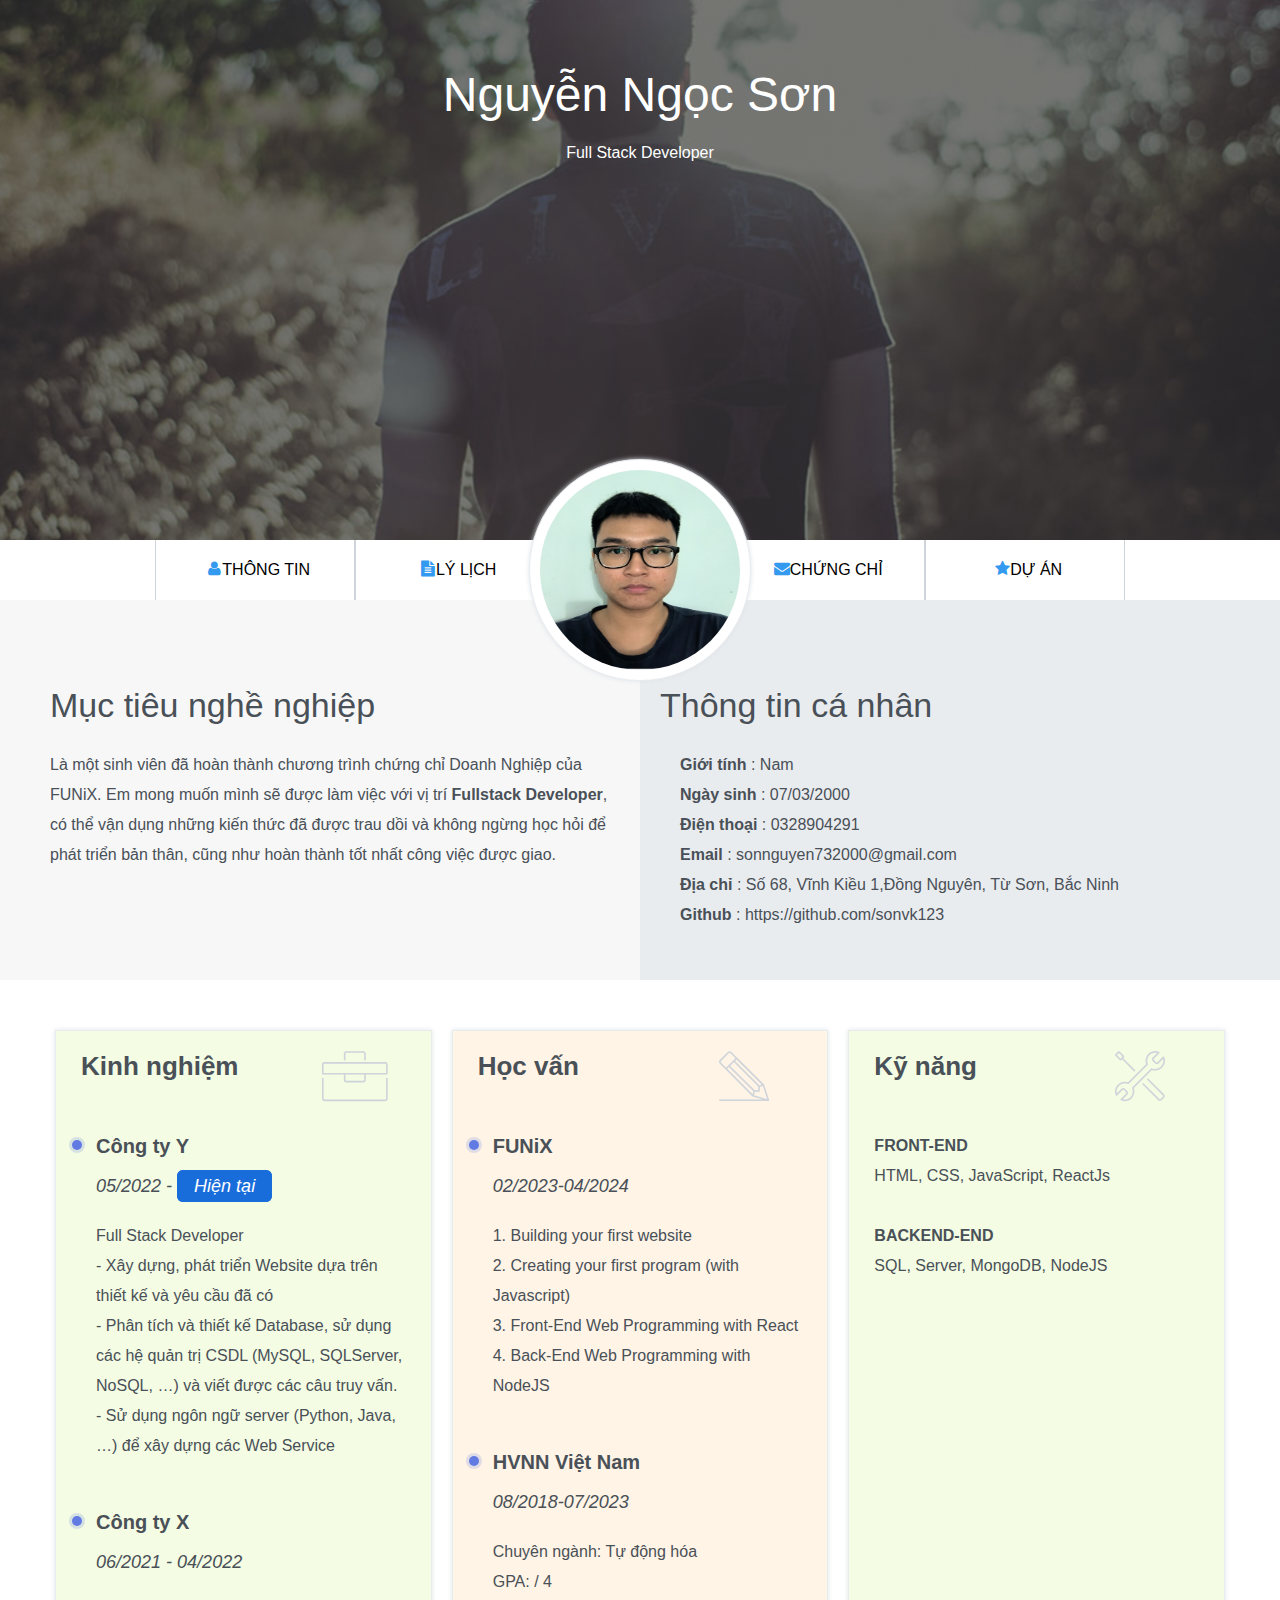
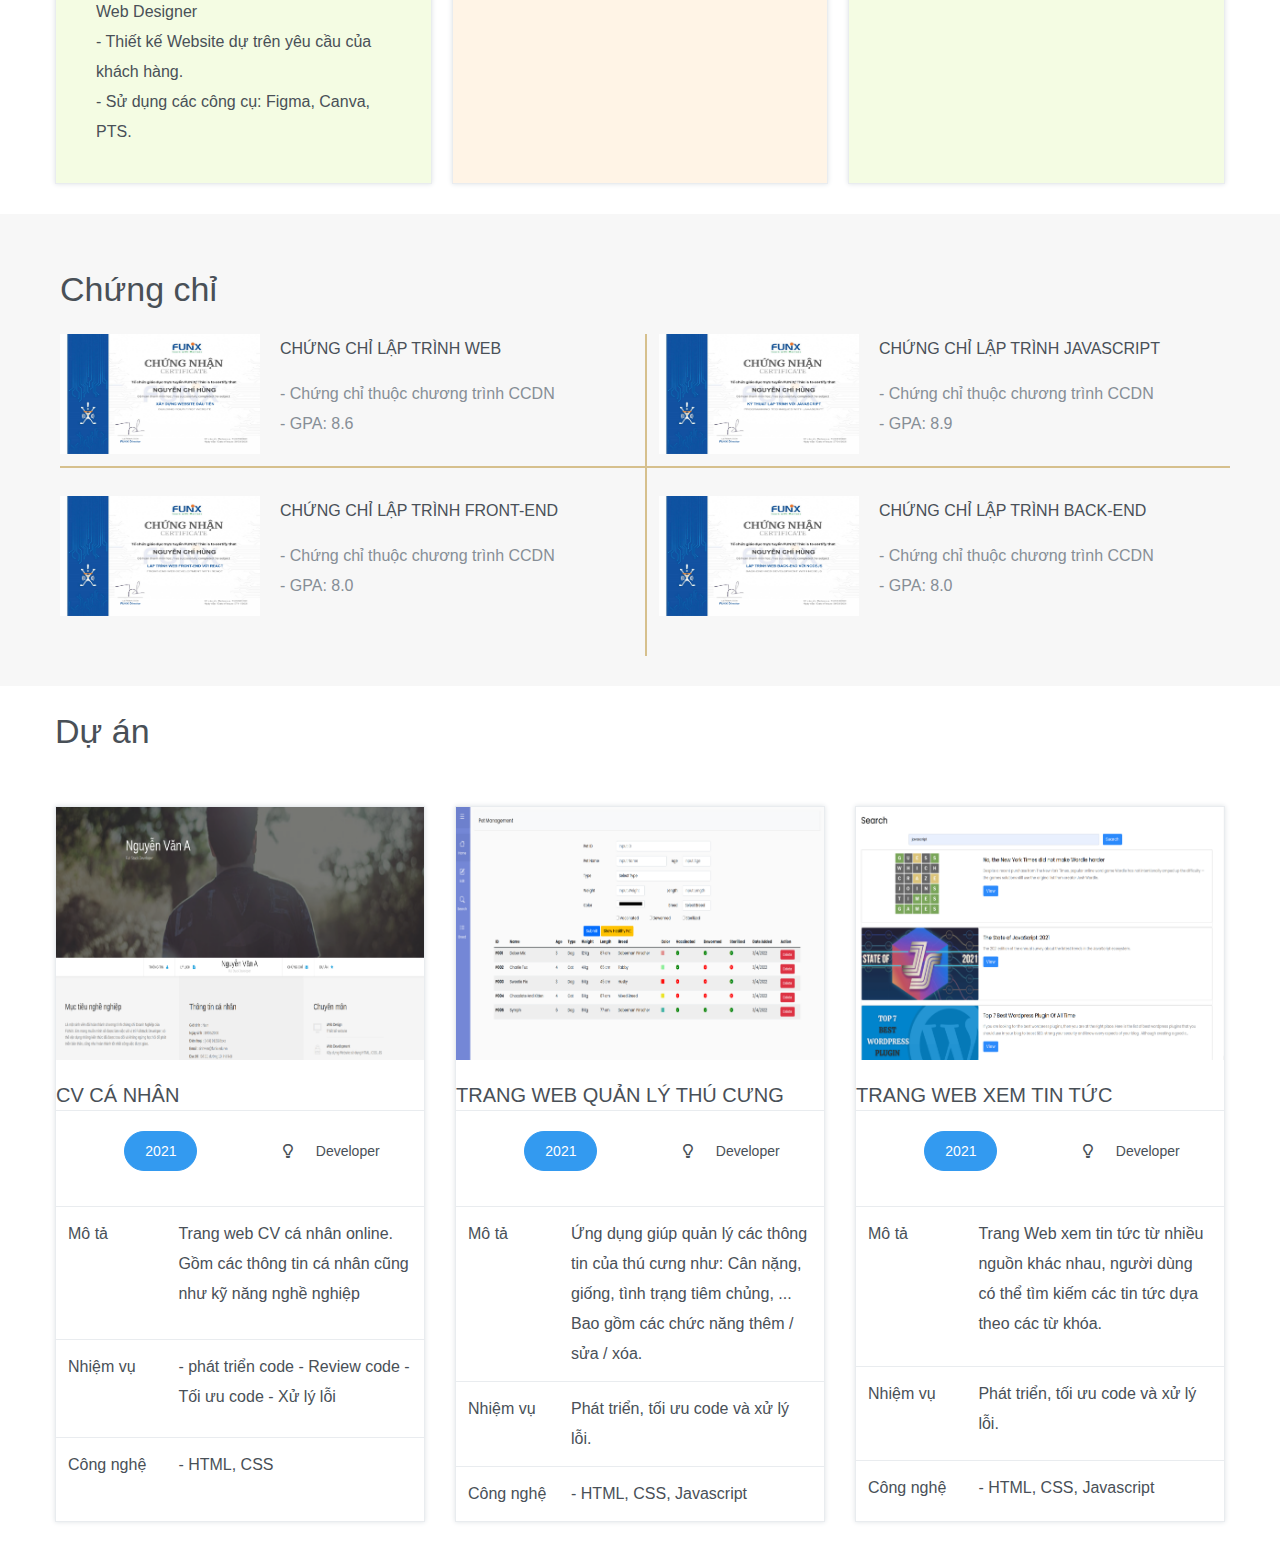
<file: index.html>
<!DOCTYPE html>
<html lang="en">

<head>
  <meta charset="UTF-8" />
  <meta http-equiv="X-UA-Compatible" content="IE=edge" />
  <meta name="viewport" content="width=device-width, initial-scale=1.0" />
  <link rel="stylesheet" href="https://cdn.jsdelivr.net/npm/bootstrap-icons@1.3.0/font/bootstrap-icons.css" />
  <link href="https://cdn.jsdelivr.net/npm/bootstrap@5.0.2/dist/css/bootstrap.min.css" rel="stylesheet"
    integrity="sha384-EVSTQN3/azprG1Anm3QDgpJLIm9Nao0Yz1ztcQTwFspd3yD65VohhpuuCOmLASjC" crossorigin="anonymous">
  <meta name="viewport" content="width=device-width, initial-scale=1.0">
  <link rel="stylesheet" href="./css/font.css" />
  <link rel="stylesheet" href="./css/laptop.css" />
  <link rel="stylesheet" href="./css/tablet.css" />
  <link rel="stylesheet" href="./css/mobile.css" />
  <title>Digital CV</title>
  </head>

<body class="position-relative">
  <div id="banner">
    <div class="banner-text">
      <h1 class="banner-name">Nguyễn Ngọc Sơn</h1>
      <span class="banner-job">Full Stack Developer</span>
    </div>
  </div>
  <!-- Navbar -->
  <section id="nav-bar">
    <nav class="container">
      <div class="user">
        <span class="nav-bar-icon icon-user"></span>
        <a href="#about">THÔNG TIN</a>
        </div>
        <div class="doc-text-inv">
          <span class="nav-bar-icon icon-doc-text-inv"></span>
        <a href="#personal-info">LÝ LỊCH</a>
        </div>
        <div class="mail-alt">
          <span class="nav-bar-icon icon-mail-alt"></span>
          <a href="#certificate">CHỨNG CHỈ</a>
        </div>
        <div class="star-1">
          <span class="nav-bar-icon icon-star-1"></span>
        <a href="#project">DỰ ÁN</a>
        </div>
        <!-- <div>
          <p class="name">Nguyễn Ngọc Sơn</p>
          <p class="job">Full Stack Developer</p>
        </div> -->
      <img class="default-avatar" src="images/default-avatar.png" alt="Ảnh cá nhân" />
      </nav>
      </section>

  <section id="about" class="bg-grey">
    <div class="container">
      <div id="target">
        <h1 class="section-title">Mục tiêu nghề nghiệp</h1>
        <p>
          Là một sinh viên đã hoàn thành chương trình chứng chỉ Doanh Nghiệp
          của FUNiX. Em mong muốn mình sẽ được làm việc với vị trí
          <b>Fullstack Developer</b>, có thể vận dụng những kiến thức đã được
          trau dồi và không ngừng học hỏi để phát triển bản thân, cũng như
          hoàn thành tốt nhất công việc được giao.
        </p>
      </div>
      <div id="personal-info">
        <h1 class="section-title">Thông tin cá nhân</h1>
        <div class="about-info">
          <p> <span>Giới tính</span> : Nam </p>
          <p> <span>Ngày sinh</span> : 07/03/2000 </p>
          <p> <span>Điện thoại</span> : 0328904291 </p>
          <p> <span>Email</span> : sonnguyen732000@gmail.com </p>
          <p> <span>Địa chỉ</span> : Số 68, Vĩnh Kiều 1,Đồng Nguyên, Từ Sơn, Bắc
            Ninh </p>
          <p> <span>Github</span> : https://github.com/sonvk123 </p>
          </div>
      </div>
      </div>
      </section>

  <section id="job-info">
    <div class="container">
      <div style="margin-top: 20px" class="job-info-item">
        <h1>Kinh nghiệm</h1>
        <p class="job-icon ic-toolbox"></p>
        <ol class="form_knvl">
          <li>
            <p class="from">Công ty Y</p>
            <p class="time">05/2022 - <span class="now">Hiện tại</span></p>
            <p>Full Stack Developer</p>
            <p>
              - Xây dựng, phát triển Website dựa trên thiết kế và yêu cầu đã
              có
            </p>
            <p>
              - Phân tích và thiết kế Database, sử dụng các hệ quản trị CSDL
              (MySQL, SQLServer, NoSQL, …) và viết được các câu truy vấn.
            </p>
            <p>
              - Sử dụng ngôn ngữ server (Python, Java, …) để xây dựng các Web
              Service
            </p>
            </li>
            <li>
              <p class="from">Công ty X</p>
              <p class="time">06/2021 - 04/2022</p>
              <p>Web Designer</p>
              <p>- Thiết kế Website dự trên yêu cầu của khách hàng.</p>
              <p>- Sử dụng các công cụ: Figma, Canva, PTS.</p>
            </li>
            </ol>

      </div>
      <div style="margin-top: 20px" class="job-info-item">
        <h1>Học vấn</h1>
        <p class="job-icon ic-pencil"></p>
        <ol class="form_knvl">
          <li>
            <p class="from">FUNiX</p>
            <p class="time">02/2023-04/2024</p>
            <p> 1. Building your first website </p>
            <p> 2. Creating your first program (with Javascript) </p>
            <p> 3. Front-End Web Programming with React </p>
            <p> 4. Back-End Web Programming with NodeJS </p>
            </li>
            <li>
              <p class="from">HVNN Việt Nam</p>
              <p class="time">08/2018-07/2023</p>
              <p>Chuyên ngành: Tự động hóa</p>
              <p>GPA: / 4</p>
              </li>
              </ol>
      </div>
      <div style="margin-top: 20px" class="job-info-item">
        <h1>Kỹ năng</h1>
        <p class="job-icon ic-tools-2"></p>
        <div>
          <div class="form_kn">
            <div>
              <p class="skill">FRONT-END</p>
            </div>
          </div>
          <p>HTML, CSS, JavaScript, ReactJs</p>
          <div class="form_kn">
            <div>
              <p class="skill">BACKEND-END</p>
            </div>
          </div>
          <p>SQL, Server, MongoDB, NodeJS </p>
          </div>
          </div>
          </div>
          </section>
          <section id="certificate" class="bg-grey">
            <div class="container">
      <h1 class="section-title">Chứng chỉ</h1>
      <div class="cc-gt WEB">
        <div>
          <img class="bg-grey-img" src="images/Cert_WEB.jpg" alt="chứng chỉ WEB" />
          </div>
          <div class="text">
          <p>CHỨNG CHỈ LẬP TRÌNH WEB</p>
          <div class="text_01">
            <p> - Chứng chỉ thuộc chương trình CCDN</p>
            <p> - GPA: 8.6</p>
          </div>
        </div>
        </div>
        <div class="cc-gt JAVASCRIPT">
          <div>
          <img class="bg-grey-img" src="images//Cert_PRF.jpg" alt="chứng chỉ JAVASCRIPT" />
          </div>
          <div class="text">
          <p>CHỨNG CHỈ LẬP TRÌNH JAVASCRIPT</p>
          <div class="text_01">
            <p> - Chứng chỉ thuộc chương trình CCDN</p>
            <p> - GPA: 8.9</p>
          </div>
        </div>
        </div>
      <div class="cc-gt FRONTEND">
        <div>
          <img class="bg-grey-img" src="images/Cert_RJS.jpg" alt="chứng chỉ FRONT-END" />
          </div>
          <div class="text">
          <p>CHỨNG CHỈ LẬP TRÌNH FRONT-END</p>
          <div class="text_01">
            <p> - Chứng chỉ thuộc chương trình CCDN</p>
            <p> - GPA: 8.0</p>
          </div>
        </div>
        </div>
        <div class="cc-gt BACKEND">
          <div>
            <img class="bg-grey-img" src="images/Cert_NJS.jpg" alt="chứng chỉ BACK-END" />
          </div>
          <div class="text">
            <p>CHỨNG CHỈ LẬP TRÌNH BACK-END</p>
            <div class="text_01">
              <p> - Chứng chỉ thuộc chương trình CCDN</p>
              <p> - GPA: 8.0</p>
          </div>
        </div>
      </div>
      </section>

  <section id="project">
    <div class="container">
      <h1 class="section-title">Dự án</h1>
      <div class="cv">
        <img class="project-img" src="images/project_1.png" alt="Ảnh project_1" />
        <div class="web">
          <p>CV CÁ NHÂN</p>
        </div>
        <div class="info">
          <span class="year">2021</span>

          <div>
            <span class="icon-lamp"></span>
            <span>Developer</span>
          </div>
        </div>
        <table>
          <tr>
            <td style="width:30%">Mô tả</td>
            <td>Trang web CV cá nhân online. Gồm các thông tin cá nhân cũng như kỹ năng nghề nghiệp</td>
          </tr>
          <tr>
            <td>Nhiệm vụ</td>
            <td>- phát triển code - Review code - Tối ưu code - Xử lý lỗi</td>
          </tr>
          <tr>
            <td>Công nghệ</td>
            <td>- HTML, CSS</td>
          </tr>
        </table>
        <div>

        </div>
      </div>
      <div class="qltc">
        <img class="project-img" src="images/project_2.png" alt="Ảnh trang web quản lý thú cưng" />
        <div class="web">
          <p>TRANG WEB QUẢN LÝ THÚ CƯNG</p>
        </div>
        <div class="info">
          <span class="year">2021</span>

          <div>
            <span class="icon-lamp"></span>
            <span>Developer</span>
          </div>
        </div>
        <table>
          <tr>
            <td style="width:28%">Mô tả</td>
            <td>Ứng dụng giúp quản lý các thông tin của thú cưng như: Cân nặng, giống, tình trạng tiêm chủng, ... Bao
              gồm các chức năng thêm / sửa / xóa.</td>
          </tr>
          <tr>
            <td>Nhiệm vụ</td>
            <td>Phát triển, tối ưu code và xử lý lỗi.</td>
          </tr>
          <tr>
            <td>Công nghệ</td>
            <td>- HTML, CSS, Javascript</td>
          </tr>
        </table>
      </div>
      <div class="xtt">
        <img class="project-img" src="images/project_3.png" alt="Ảnh trang web xem tin tức" />
        <div class="web">
          <p>TRANG WEB XEM TIN TỨC</p>
        </div>
        <div class="info">
          <span class="year">2021</span>
          <div>
            <span class="icon-lamp"></span>
            <span>Developer</span>
          </div>
        </div>
        <table>
          <tr>
            <td style="width:30%">Mô tả</td>
            <td> Trang Web xem tin tức từ nhiều nguồn khác
              nhau, người dùng có thể tìm kiếm các tin tức dựa theo các từ khóa.</td>
          </tr>
          <tr>
            <td>Nhiệm vụ</td>
            <td>Phát triển, tối ưu code và xử lý lỗi.</td>
          </tr>
          <tr>
            <td>Công nghệ</td>
            <td>- HTML, CSS, Javascript</td>
          </tr>
        </table>
      </div>
    </div>
    </div>
  </section>

  <!-- <section id="footer" class="bg-grey">
      <div class="container">
        <a href="https://www.facebook.com/S07032000" class="icon-footer icon-facebook-circled"></a>
        <a href="https://www.facebook.com/S07032000">Facebook</a>
        <a href="#" class="icon-footer icon-linkedin-circled"></a>
        <a href="#">Linkedin</a>
        <a href="https://github.com/sonvk123" class="icon-footer icon-github-circled"></a>
        <a href="https://github.com/sonvk123">Github</a>
        <a href="#" class="position-absolute bottom-0 end-0">
          <i class="bi-arrow-up-circle h1"></i>
        </a>
        </div>
  </section> -->
  <script src="https://cdn.jsdelivr.net/npm/bootstrap@5.1.3/dist/js/bootstrap.bundle.min.js"
    integrity="sha384-ka7Sk0Gln4gmtz2MlQnikT1wXgYsOg+OMhuP+IlRH9sENBO0LRn5q+8nbTov4+1p"
    crossorigin="anonymous"></script>

</body>

</html>
</file>
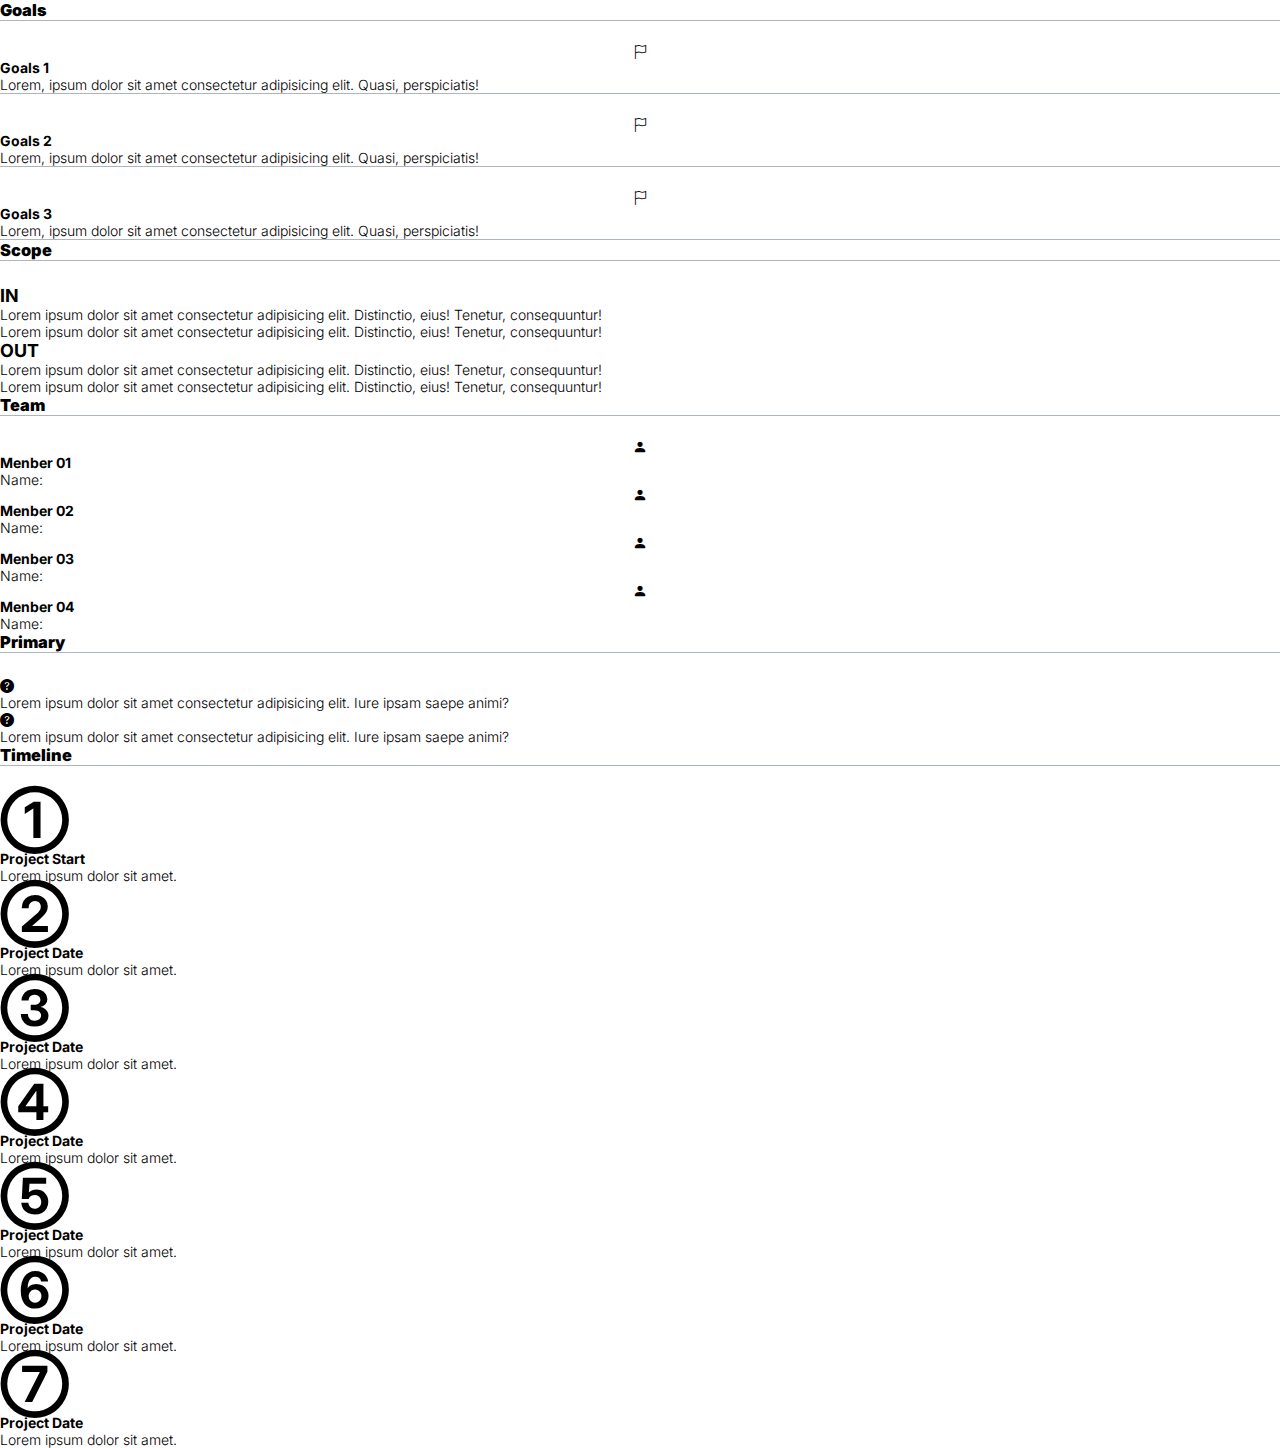
<file: digital-cv.html>
<!DOCTYPE html>
<html lang="en">
  <head>
    <meta charset="UTF-8" />
    <meta http-equiv="X-UA-Compatible" content="IE=edge" />
    <meta name="viewport" content="width=device-width, initial-scale=1.0" />
    <link rel="preconnect" href="https://fonts.googleapis.com" />
    <link rel="preconnect" href="https://fonts.gstatic.com" crossorigin />
    <link
      href="https://fonts.googleapis.com/css2?family=Inter:wght@400;600;700&display=swap"
      rel="stylesheet"
    />
    <link
      rel="stylesheet"
      href="https://cdn.jsdelivr.net/npm/bootstrap-icons@1.3.0/font/bootstrap-icons.css"
    />
    <link
      href="https://cdn.jsdelivr.net/npm/bootstrap@5.0.2/dist/css/bootstrap.min.css"
      rel="stylesheet"
      integrity="sha384-EVSTQN3/azprG1Anm3QDgpJLIm9Nao0Yz1ztcQTwFspd3yD65VohhpuuCOmLASjC"
      crossorigin="anonymous"
    />
    <meta name="viewport" content="width=device-width, initial-scale=1.0" />
    <link rel="stylesheet" href="../css/font.css" />
    <link href="./css/digital-cv-laptop.css" rel="stylesheet" />
    <link href="./css/digital-cv-mobile.css" rel="stylesheet>" />
    <link href="./css/digital-cv-tablet.css" rel="stylesheet" />
    <title>digital-cv</title>
  </head>
  <body>
      <div class="col-xl col-sm col- p-0">
    <div class="container-fluid 
    d-flex
    flex-lg-row flex-sm-column flex-column 
    bg-primary p-3 m-0">

      <!-- Goals + Scope -->
      <div class="col-xl-6 col-sm-12 col-12 p-0">

        <!-- Goals -->

        <div id="goals" class="col mb-3 p-4 bg-light">
          <h3 class="text-primary">Goals</h3>
          <div class="container-fluid row">
            <div class="goals container-fluid d-flex flex-xl-row flex-sm-column flex-column ">
              <div class="col-3 mx-auto">
                <i class="bi bi-flag h1"></i>
              </div>

              <div class="info col-9">
                <span>Goals 1</span>
                <p>
                  Lorem, ipsum dolor sit amet consectetur adipisicing elit.
                  Quasi, perspiciatis!
                </p>
              </div>
            </div>
            <div class="goals container-fluid d-flex flex-xl-row flex-sm-column flex-column ">
              <div class="col-3 mx-auto">
                <i class="bi bi-flag h1"></i>
              </div>

              <div class="info col-9">
                <span>Goals 2</span>
                <p>
                  Lorem, ipsum dolor sit amet consectetur adipisicing elit.
                  Quasi, perspiciatis!
                </p>
              </div>
            </div>
            <div class="goals container-fluid d-flex flex-xl-row flex-sm-column flex-column ">
              <div class="col-3 mx-auto">
                <i class="bi bi-flag h1"></i>
              </div>

              <div class="info col-9">
                <span>Goals 3</span>
                <p>
                  Lorem, ipsum dolor sit amet consectetur adipisicing elit.
                  Quasi, perspiciatis!
                </p>
              </div>
            </div>
          </div>
        </div>

        <!-- SCOPE -->

        <div id="scope" class="col mb-xl-3 p-4 bg-light">
          <h3 class="text-primary">Scope</h3>
          <div class="container-fluid d-flex flex-xl-row flex-sm-column flex-column ">
            <div class="in col-xl-6 mb-xl-0 mb-4">
              <span>IN</span>
              <p>
                Lorem ipsum dolor sit amet consectetur adipisicing elit.
                Distinctio, eius! Tenetur, consequuntur!
              </p>
              <p>
                Lorem ipsum dolor sit amet consectetur adipisicing elit.
                Distinctio, eius! Tenetur, consequuntur!
              </p>
            </div>
            <div class="out col-xl-6">
              <span>OUT</span>
              <p>
                Lorem ipsum dolor sit amet consectetur adipisicing elit.
                Distinctio, eius! Tenetur, consequuntur!
              </p>
              <p>
                Lorem ipsum dolor sit amet consectetur adipisicing elit.
                Distinctio, eius! Tenetur, consequuntur!
              </p>
            </div>
          </div>
        </div>
      </div>

      <!-- Team + Primary --> 

      <div class="col-xl-3 col-sm-12 col-12 p-0 mx-xl-3 my-xl-0 my-sm-3 my-3">

        <!-- Team -->
        <div id="team" class="col mb-3 p-4 bg-light">
          <h3 class="text-primary">Team</h3>
          <div class="container-fluid row">
            <div class="container-fluid d-flex flex-xl-row flex-sm-column flex-column p-0">
              <div class="col-4 mx-auto">
                <i class="bi bi-person-fill h1"></i>
              </div>

              <div class="info col-8">
                <span>Menber 01</span>
                <p>Name:</p>
              </div>
            </div>
            <div class="container-fluid d-flex flex-xl-row flex-sm-column flex-column p-0">
              <div class="col-4 mx-auto">
                <i class="bi bi-person-fill h1"></i>
              </div>

              <div class="info col-8">
                <span>Menber 02</span>
                <p>Name:</p>
              </div>
            </div>
            <div class="container-fluid d-flex flex-xl-row flex-sm-column flex-column p-0">
              <div class="col-4 mx-auto">
                <i class="bi bi-person-fill h1"></i>
              </div>

              <div class="info col-8">
                <span>Menber 03</span>
                <p>Name:</p>
              </div>
            </div>
            <div class="container-fluid d-flex flex-xl-row flex-sm-column flex-column p-0">
              <div class="col-4 mx-auto">
                <i class="bi bi-person-fill h1"></i>
              </div>

              <div class="info col-8">
                <span>Menber 04</span>
                <p>Name:</p>
              </div>
            </div>
          </div>
        </div>

        <!-- Primary -->
        <div id="primary" class="col mb-xl-3 p-4 bg-light">
          <h3 class="text-primary">Primary</h3>
          <div class="container-fluid row flex-column p-0 m-0">
            <div class="container-fluid col d-flex flex-xl-row flex-sm-column flex-column ">
              <i class="bi bi-question-circle-fill col-3 mx-auto h2"></i>
              <p class="col-9">
                Lorem ipsum dolor sit amet consectetur adipisicing elit. Iure
                ipsam saepe animi?
              </p>
            </div>
            <div class="container-fluid col d-flex flex-xl-row flex-sm-column flex-column ">
              <i class="bi bi-question-circle-fill col-3 mx-auto h2"></i>
              <p class="col-9">
                Lorem ipsum dolor sit amet consectetur adipisicing elit. Iure
                ipsam saepe animi?
              </p>
            </div>
          </div>
        </div>
      </div>

      <!-- Timeline -->

      <div class="col-xl col-sm col- p-0" >
        <div id="timeline" class="p-4 bg-light ">
          <h3 class="text-primary">Timeline</h3>
          <div class="container-fluid d-flex flex-column">
            <div class="container-fluid d-flex flex-xl-row flex-xl-row flex-sm-column flex-column">
              <div class="col-3">
                <!-- <i class="bi bi-1-circle"></i> -->
                <span class="cs" data-clipboard-text="①">①</span>
              </div>

              <div class="project col-9">
                <span>Project Start</span>
                <p>Lorem ipsum dolor sit amet.</p>
              </div>
            </div>
            <div class="container-fluid d-flex flex-xl-row flex-sm-column flex-column">
              <div class="col-3">
                <!-- <i class="bi bi-2-circle-fill h2"></i> -->
                <span
                  class="cs"
                  data-clipboard-text="②"
                  style="border-color: rgb(0, 0, 0); margin-top: 0px"
                  >②</span
                >
              </div>
              <div class="project col-9">
                <span>Project Date</span>
                <p>Lorem ipsum dolor sit amet.</p>
              </div>
            </div>
            <div class="container-fluid d-flex flex-xl-row flex-sm-column flex-column">
              <div class="col-3">
                <!-- <i class="bi bi-3-circle-fill h2"></i> -->
                <span
                  class="cs"
                  data-clipboard-text="③"
                  style="border-color: rgb(0, 0, 0); margin-top: 0px"
                  >③</span
                >
              </div>

              <div class="project col-9">
                <span>Project Date</span>
                <p>Lorem ipsum dolor sit amet.</p>
              </div>
            </div>
            <div class="container-fluid d-flex flex-xl-row flex-sm-column flex-column">
              <div class="col-3">
                <!-- <i class="bi bi-4-circle-fill h2"></i> -->
                <span
                  class="cs"
                  data-clipboard-text="④"
                  style="border-color: rgb(0, 0, 0); margin-top: 0px"
                  >④</span
                >
              </div>

              <div class="project col-9">
                <span>Project Date</span>
                <p>Lorem ipsum dolor sit amet.</p>
              </div>
            </div>
            <div class="container-fluid d-flex flex-xl-row flex-sm-column flex-column">
              <div class="col-3">
                <!-- <i class="bi bi-5-circle-fill h2"></i> -->
                <span
                  class="cs"
                  data-clipboard-text="⑤"
                  style="border-color: rgb(0, 0, 0); margin-top: 0px"
                  >⑤</span
                >
              </div>

              <div class="project col-9">
                <span>Project Date</span>
                <p>Lorem ipsum dolor sit amet.</p>
              </div>
            </div>
            <div class="container-fluid d-flex flex-xl-row flex-sm-column flex-column">
              <div class="col-3">
                <!-- <i class="bi bi-6-circle-fill h2"></i> -->
                <span
                  class="cs"
                  data-clipboard-text="⑥"
                  style="border-color: rgb(0, 0, 0); margin-top: 0px"
                  >⑥</span
                >
              </div>

              <div class="project col-9">
                <span>Project Date</span>
                <p>Lorem ipsum dolor sit amet.</p>
              </div>
            </div>
            <div class="container-fluid d-flex flex-xl-row flex-sm-column flex-column">
              <div class="col-3">
                <!-- <i class="bi bi-7-circle-fill"></i> -->
                <span
                  class="cs"
                  data-clipboard-text="⑦"
                  style="border-color: rgb(0, 0, 0); margin-top: 0px"
                  >⑦</span
                >
              </div>

              <div class="project col-9">
                <span>Project Date</span>
                <p>Lorem ipsum dolor sit amet.</p>
              </div>
            </div>
          </div>
        </div>
      </div>
    </div>

    <script src="https://cdn.jsdelivr.net/npm/bootstrap@5.0.2/dist/js/bootstrap.bundle.min.js" 
    integrity="sha384-MrcW6ZMFYlzcLA8Nl+NtUVF0sA7MsXsP1UyJoMp4YLEuNSfAP+JcXn/tWtIaxVXM" 
    crossorigin="anonymous"></script>
  </body>
</html>
</file>
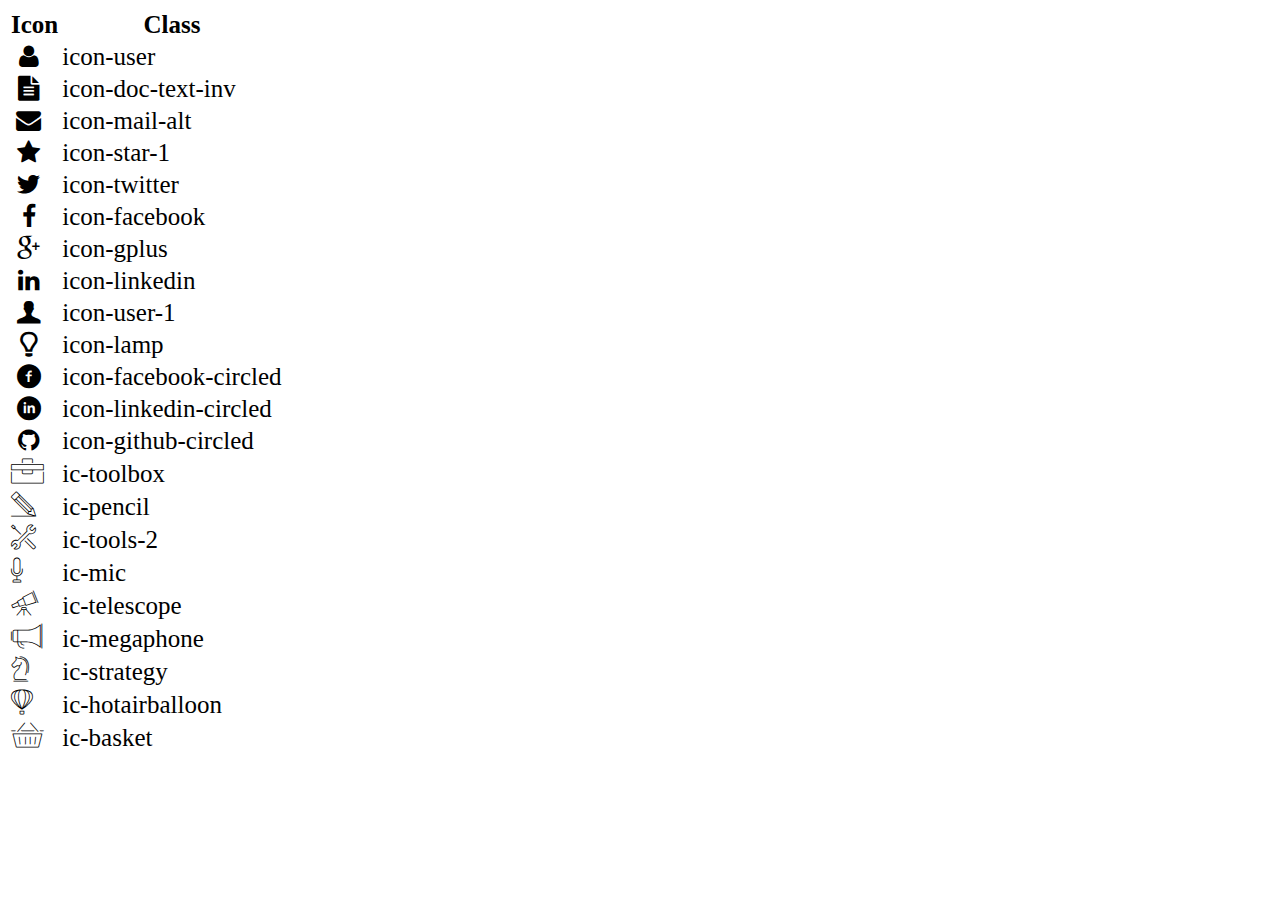
<file: icon-list.html>
<!DOCTYPE html>
<html lang="en">

<head>
    <meta charset="UTF-8">
    <meta http-equiv="X-UA-Compatible" content="IE=edge">
    <meta name="viewport" content="width=device-width, initial-scale=1.0">
    <link rel="stylesheet" href="css/font.css">
    <title>Icon List</title>
</head>

<body>
    <table style="font-size: 25px;">
        <thead>
            <tr>
                <th>Icon</th>
                <th>Class</th>
            </tr>
        </thead>
        <tbody>
            <tr>
                <td><i class="icon-user"></i></td>
                <td>icon-user</td>
            </tr>
            <tr>
                <td><i class="icon-doc-text-inv"></i></td>
                <td>icon-doc-text-inv</td>
            </tr>
            <tr>
                <td><i class="icon-mail-alt"></i></td>
                <td>icon-mail-alt</td>
            </tr>
            <tr>
                <td><i class="icon-star-1"></i></td>
                <td>icon-star-1</td>
            </tr>
            <tr>
                <td><i class="icon-twitter"></i></td>
                <td>icon-twitter</td>
            </tr>
            <tr>
                <td><i class="icon-facebook"></i></td>
                <td>icon-facebook</td>
            </tr>
            <tr>
                <td><i class="icon-gplus"></i></td>
                <td>icon-gplus</td>
            </tr>
            <tr>
                <td><i class="icon-linkedin"></i></td>
                <td>icon-linkedin</td>
            </tr>
            <tr>
                <td><i class="icon-user-1"></i></td>
                <td>icon-user-1</td>
            </tr>
            <tr>
                <td><i class="icon-lamp"></i></td>
                <td>icon-lamp</td>
            </tr>
            <tr>
                <td><i class="icon-facebook-circled"></i></td>
                <td>icon-facebook-circled</td>
            </tr>
            <tr>
                <td><i class="icon-linkedin-circled"></i></td>
                <td>icon-linkedin-circled</td>
            </tr>
            <tr>
                <td><i class="icon-github-circled"></i></td>
                <td>icon-github-circled</td>
            </tr>
            <tr>
                <td><i class="ic-toolbox"></i></td>
                <td>ic-toolbox</td>
            </tr>
            <tr>
                <td><i class="ic-pencil"></i></td>
                <td>ic-pencil</td>
            </tr>
            <tr>
                <td><i class="ic-tools-2"></i></td>
                <td>ic-tools-2</td>
            </tr>

            <tr>
                <td><i class="ic-mic"></i></td>
                <td>ic-mic</td>
            </tr>
            <tr>
                <td><i class="ic-telescope"></i></td>
                <td>ic-telescope</td>
            </tr>
            <tr>
                <td><i class="ic-megaphone"></i></td>
                <td>ic-megaphone</td>
            </tr>
            <tr>
                <td><i class="ic-strategy"></i></td>
                <td>ic-strategy</td>
            </tr>
            <tr>
                <td><i class="ic-hotairballoon"></i></td>
                <td>ic-hotairballoon</td>
            </tr>
            <tr>
                <td><i class="ic-basket"></i></td>
                <td>ic-basket</td>
            </tr>
        </tbody>
    </table>
</body>

</html>
</file>
<file: css/font.css>
@font-face {
	font-family: 'open_sanslight';
	src: url('../fonts/OpenSans-Light-webfont.eot');
	src: url('../fonts/OpenSans-Light-webfont.eot#iefix') format('embedded-opentype'),
		url('../fonts/OpenSans-Light-webfont.woff') format('woff'),
		url('../fonts/OpenSans-Light-webfont.ttf') format('truetype'),
		url('../fonts/OpenSans-Light-webfont.svg#open_sanslight') format('svg');
	font-weight: normal;
	font-style: normal;

}

@font-face {
	font-family: 'open_sansitalic';
	src: url('../fonts/OpenSans-Italic-webfont.eot');
	src: url('../fonts/OpenSans-Italic-webfont.eot#iefix') format('embedded-opentype'),
		url('../fonts/OpenSans-Italic-webfont.woff') format('woff'),
		url('../fonts/OpenSans-Italic-webfont.ttf') format('truetype'),
		url('../fonts/OpenSans-Italic-webfont.svg#open_sansitalic') format('svg');
	font-weight: normal;
	font-style: normal;

}

@font-face {
	font-family: 'open_sanssemibold';
	src: url('../fonts/OpenSans-Semibold-webfont.eot');
	src: url('../fonts/OpenSans-Semibold-webfont.eot#iefix') format('embedded-opentype'),
		url('../fonts/OpenSans-Semibold-webfont.woff') format('woff'),
		url('../fonts/OpenSans-Semibold-webfont.ttf') format('truetype'),
		url('../fonts/OpenSans-Semibold-webfont.svg#open_sanssemibold') format('svg');
	font-weight: normal;
	font-style: normal;

}


@font-face {
	font-family: 'open_sanslight_italic';
	src: url('../fonts/OpenSans-LightItalic-webfont.eot');
	src: url('../fonts/OpenSans-LightItalic-webfont.eot#iefix') format('embedded-opentype'),
		url('../fonts/OpenSans-LightItalic-webfont.woff') format('woff'),
		url('../fonts/OpenSans-LightItalic-webfont.ttf') format('truetype'),
		url('../fonts/OpenSans-LightItalic-webfont.svg#open_sanslight_italic') format('svg');
	font-weight: normal;
	font-style: normal;

}

@font-face {
	font-family: 'open_sansregular';
	src: url('../fonts/OpenSans-Regular-webfont.eot');
	src: url('../fonts/OpenSans-Regular-webfont.eot#iefix') format('embedded-opentype'),
		url('../fonts/OpenSans-Regular-webfont.woff') format('woff'),
		url('../fonts/OpenSans-Regular-webfont.ttf') format('truetype'),
		url('../fonts/OpenSans-Regular-webfont.svg#open_sansregular') format('svg');
	font-weight: normal;
	font-style: normal;

}


@font-face {
	font-family: 'fontello';
	src: url('../fonts/fontello.eot');
	src: url('../fonts/fontello.eot#iefix') format('embedded-opentype'),
		url('../fonts/fontello.woff') format('woff'),
		url('../fonts/fontello.ttf') format('truetype'),
		url('../fonts/fontello.svg#fontello') format('svg');
	font-weight: normal;
	font-style: normal;
}

[class^="icon-"]:before,
[class*=" icon-"]:before {
	font-family: "fontello";
	font-style: normal;
	font-weight: normal;
	speak: none;

	display: inline-block;
	text-decoration: inherit;
	width: 1em;
	margin-right: .2em;
	text-align: center;
	/* opacity: .8; */

	/* For safety - reset parent styles, that can break glyph codes*/
	font-variant: normal;
	text-transform: none;

	/* fix buttons height, for twitter bootstrap */
	line-height: 1em;

	/* Animation center compensation - margins should be symmetric */
	/* remove if not needed */
	margin-left: .2em;

	/* you can be more comfortable with increased icons size */
	/* font-size: 120%; */

	/* Font smoothing. That was taken from TWBS */
	-webkit-font-smoothing: antialiased;
	-moz-osx-font-smoothing: grayscale;

	/* Uncomment for 3D effect */
	/* text-shadow: 1px 1px 1px rgba(127, 127, 127, 0.3); */
}

.icon-emo-happy:before {
	content: '\e800';
}

/* '' */
.icon-emo-wink:before {
	content: '\e801';
}

/* '' */
.icon-emo-wink2:before {
	content: '\e802';
}

/* '' */
.icon-emo-unhappy:before {
	content: '\e803';
}

/* '' */
.icon-emo-sleep:before {
	content: '\e804';
}

/* '' */
.icon-emo-thumbsup:before {
	content: '\e805';
}

/* '' */
.icon-emo-devil:before {
	content: '\e806';
}

/* '' */
.icon-emo-surprised:before {
	content: '\e807';
}

/* '' */
.icon-emo-tongue:before {
	content: '\e808';
}

/* '' */
.icon-emo-coffee:before {
	content: '\e809';
}

/* '' */
.icon-emo-sunglasses:before {
	content: '\e80a';
}

/* '' */
.icon-emo-displeased:before {
	content: '\e80b';
}

/* '' */
.icon-emo-beer:before {
	content: '\e80c';
}

/* '' */
.icon-emo-grin:before {
	content: '\e80d';
}

/* '' */
.icon-emo-angry:before {
	content: '\e80e';
}

/* '' */
.icon-emo-saint:before {
	content: '\e80f';
}

/* '' */
.icon-emo-cry:before {
	content: '\e810';
}

/* '' */
.icon-emo-shoot:before {
	content: '\e811';
}

/* '' */
.icon-emo-squint:before {
	content: '\e812';
}

/* '' */
.icon-emo-laugh:before {
	content: '\e813';
}

/* '' */
.icon-spin1:before {
	content: '\e814';
}

/* '' */
.icon-spin2:before {
	content: '\e815';
}

/* '' */
.icon-spin3:before {
	content: '\e816';
}

/* '' */
.icon-spin4:before {
	content: '\e817';
}

/* '' */
.icon-spin5:before {
	content: '\e818';
}

/* '' */
.icon-spin6:before {
	content: '\e819';
}

/* '' */
.icon-firefox:before {
	content: '\e81a';
}

/* '' */
.icon-chrome:before {
	content: '\e81b';
}

/* '' */
.icon-opera:before {
	content: '\e81c';
}

/* '' */
.icon-ie:before {
	content: '\e81d';
}

/* '' */
.icon-crown:before {
	content: '\e81e';
}

/* '' */
.icon-crown-plus:before {
	content: '\e81f';
}

/* '' */
.icon-crown-minus:before {
	content: '\e820';
}

/* '' */
.icon-marquee:before {
	content: '\e821';
}

/* '' */
.icon-glass:before {
	content: '\e822';
}

/* '' */
.icon-music:before {
	content: '\e823';
}

/* '' */
.icon-search:before {
	content: '\e824';
}

/* '' */
.icon-mail:before {
	content: '\e825';
}

/* '' */
.icon-mail-alt:before {
	content: '\e826';
}

/* '' */
.icon-mail-squared:before {
	content: '\e827';
}

/* '' */
.icon-heart:before {
	content: '\e828';
}

/* '' */
.icon-heart-empty:before {
	content: '\e829';
}

/* '' */
.icon-star-1:before {
	content: '\e82a';
}

/* '' */
.icon-star-empty-1:before {
	content: '\e82b';
}

/* '' */
.icon-star-half:before {
	content: '\e82c';
}

/* '' */
.icon-star-half-alt:before {
	content: '\e82d';
}

/* '' */
.icon-user:before {
	content: '\e82e';
}

/* '' */
.icon-user-plus:before {
	content: '\e82f';
}

/* '' */
.icon-user-times:before {
	content: '\e830';
}

/* '' */
.icon-users:before {
	content: '\e831';
}

/* '' */
.icon-male:before {
	content: '\e832';
}

/* '' */
.icon-female:before {
	content: '\e833';
}

/* '' */
.icon-child:before {
	content: '\e834';
}

/* '' */
.icon-user-secret:before {
	content: '\e835';
}

/* '' */
.icon-video:before {
	content: '\e836';
}

/* '' */
.icon-videocam:before {
	content: '\e837';
}

/* '' */
.icon-picture:before {
	content: '\e838';
}

/* '' */
.icon-camera:before {
	content: '\e839';
}

/* '' */
.icon-camera-alt:before {
	content: '\e83a';
}

/* '' */
.icon-th-large:before {
	content: '\e83b';
}

/* '' */
.icon-th:before {
	content: '\e83c';
}

/* '' */
.icon-th-list:before {
	content: '\e83d';
}

/* '' */
.icon-ok:before {
	content: '\e83e';
}

/* '' */
.icon-ok-circled:before {
	content: '\e83f';
}

/* '' */
.icon-ok-circled2:before {
	content: '\e840';
}

/* '' */
.icon-ok-squared:before {
	content: '\e841';
}

/* '' */
.icon-cancel:before {
	content: '\e842';
}

/* '' */
.icon-cancel-circled:before {
	content: '\e843';
}

/* '' */
.icon-cancel-circled2:before {
	content: '\e844';
}

/* '' */
.icon-plus:before {
	content: '\e845';
}

/* '' */
.icon-plus-circled:before {
	content: '\e846';
}

/* '' */
.icon-plus-squared:before {
	content: '\e847';
}

/* '' */
.icon-plus-squared-alt:before {
	content: '\e848';
}

/* '' */
.icon-minus:before {
	content: '\e849';
}

/* '' */
.icon-minus-circled:before {
	content: '\e84a';
}

/* '' */
.icon-minus-squared:before {
	content: '\e84b';
}

/* '' */
.icon-minus-squared-alt:before {
	content: '\e84c';
}

/* '' */
.icon-help:before {
	content: '\e84d';
}

/* '' */
.icon-help-circled:before {
	content: '\e84e';
}

/* '' */
.icon-info-circled:before {
	content: '\e84f';
}

/* '' */
.icon-info:before {
	content: '\e850';
}

/* '' */
.icon-home:before {
	content: '\e851';
}

/* '' */
.icon-link:before {
	content: '\e852';
}

/* '' */
.icon-unlink:before {
	content: '\e853';
}

/* '' */
.icon-link-ext:before {
	content: '\e854';
}

/* '' */
.icon-link-ext-alt:before {
	content: '\e855';
}

/* '' */
.icon-attach:before {
	content: '\e856';
}

/* '' */
.icon-lock:before {
	content: '\e857';
}

/* '' */
.icon-lock-open:before {
	content: '\e858';
}

/* '' */
.icon-lock-open-alt:before {
	content: '\e859';
}

/* '' */
.icon-pin:before {
	content: '\e85a';
}

/* '' */
.icon-eye:before {
	content: '\e85b';
}

/* '' */
.icon-eye-off:before {
	content: '\e85c';
}

/* '' */
.icon-tag-1:before {
	content: '\e85d';
}

/* '' */
.icon-tags:before {
	content: '\e85e';
}

/* '' */
.icon-bookmark:before {
	content: '\e85f';
}

/* '' */
.icon-bookmark-empty:before {
	content: '\e860';
}

/* '' */
.icon-flag:before {
	content: '\e861';
}

/* '' */
.icon-flag-empty:before {
	content: '\e862';
}

/* '' */
.icon-flag-checkered:before {
	content: '\e863';
}

/* '' */
.icon-thumbs-up:before {
	content: '\e864';
}

/* '' */
.icon-thumbs-down:before {
	content: '\e865';
}

/* '' */
.icon-thumbs-up-alt:before {
	content: '\e866';
}

/* '' */
.icon-thumbs-down-alt:before {
	content: '\e867';
}

/* '' */
.icon-download:before {
	content: '\e868';
}

/* '' */
.icon-upload:before {
	content: '\e869';
}

/* '' */
.icon-download-cloud:before {
	content: '\e86a';
}

/* '' */
.icon-upload-cloud:before {
	content: '\e86b';
}

/* '' */
.icon-reply:before {
	content: '\e86c';
}

/* '' */
.icon-reply-all:before {
	content: '\e86d';
}

/* '' */
.icon-forward:before {
	content: '\e86e';
}

/* '' */
.icon-quote-left:before {
	content: '\e86f';
}

/* '' */
.icon-quote-right:before {
	content: '\e870';
}

/* '' */
.icon-code:before {
	content: '\e871';
}

/* '' */
.icon-export:before {
	content: '\e872';
}

/* '' */
.icon-export-alt:before {
	content: '\e873';
}

/* '' */
.icon-share:before {
	content: '\e874';
}

/* '' */
.icon-share-squared:before {
	content: '\e875';
}

/* '' */
.icon-pencil:before {
	content: '\e876';
}

/* '' */
.icon-pencil-squared:before {
	content: '\e877';
}

/* '' */
.icon-edit:before {
	content: '\e878';
}

/* '' */
.icon-print:before {
	content: '\e879';
}

/* '' */
.icon-retweet:before {
	content: '\e87a';
}

/* '' */
.icon-keyboard:before {
	content: '\e87b';
}

/* '' */
.icon-gamepad:before {
	content: '\e87c';
}

/* '' */
.icon-comment:before {
	content: '\e87d';
}

/* '' */
.icon-chat:before {
	content: '\e87e';
}

/* '' */
.icon-comment-empty:before {
	content: '\e87f';
}

/* '' */
.icon-chat-empty:before {
	content: '\e880';
}

/* '' */
.icon-bell:before {
	content: '\e881';
}

/* '' */
.icon-bell-alt:before {
	content: '\e882';
}

/* '' */
.icon-bell-off:before {
	content: '\e883';
}

/* '' */
.icon-bell-off-empty:before {
	content: '\e884';
}

/* '' */
.icon-attention-alt:before {
	content: '\e885';
}

/* '' */
.icon-attention:before {
	content: '\e886';
}

/* '' */
.icon-attention-circled:before {
	content: '\e887';
}

/* '' */
.icon-location:before {
	content: '\e888';
}

/* '' */
.icon-direction:before {
	content: '\e889';
}

/* '' */
.icon-compass:before {
	content: '\e88a';
}

/* '' */
.icon-trash:before {
	content: '\e88b';
}

/* '' */
.icon-trash-empty:before {
	content: '\e88c';
}

/* '' */
.icon-doc:before {
	content: '\e88d';
}

/* '' */
.icon-docs:before {
	content: '\e88e';
}

/* '' */
.icon-doc-text:before {
	content: '\e88f';
}

/* '' */
.icon-doc-inv:before {
	content: '\e890';
}

/* '' */
.icon-doc-text-inv:before {
	content: '\e891';
}

/* '' */
.icon-file-pdf:before {
	content: '\e892';
}

/* '' */
.icon-file-word:before {
	content: '\e893';
}

/* '' */
.icon-file-excel:before {
	content: '\e894';
}

/* '' */
.icon-file-powerpoint:before {
	content: '\e895';
}

/* '' */
.icon-file-image:before {
	content: '\e896';
}

/* '' */
.icon-file-archive:before {
	content: '\e897';
}

/* '' */
.icon-file-audio:before {
	content: '\e898';
}

/* '' */
.icon-file-video:before {
	content: '\e899';
}

/* '' */
.icon-file-code:before {
	content: '\e89a';
}

/* '' */
.icon-folder:before {
	content: '\e89b';
}

/* '' */
.icon-folder-open:before {
	content: '\e89c';
}

/* '' */
.icon-folder-empty:before {
	content: '\e89d';
}

/* '' */
.icon-folder-open-empty:before {
	content: '\e89e';
}

/* '' */
.icon-box:before {
	content: '\e89f';
}

/* '' */
.icon-rss:before {
	content: '\e8a0';
}

/* '' */
.icon-rss-squared:before {
	content: '\e8a1';
}

/* '' */
.icon-phone:before {
	content: '\e8a2';
}

/* '' */
.icon-phone-squared:before {
	content: '\e8a3';
}

/* '' */
.icon-fax:before {
	content: '\e8a4';
}

/* '' */
.icon-menu:before {
	content: '\e8a5';
}

/* '' */
.icon-cog:before {
	content: '\e8a6';
}

/* '' */
.icon-cog-alt:before {
	content: '\e8a7';
}

/* '' */
.icon-wrench:before {
	content: '\e8a8';
}

/* '' */
.icon-sliders:before {
	content: '\e8a9';
}

/* '' */
.icon-basket:before {
	content: '\e8aa';
}

/* '' */
.icon-cart-plus:before {
	content: '\e8ab';
}

/* '' */
.icon-cart-arrow-down:before {
	content: '\e8ac';
}

/* '' */
.icon-calendar:before {
	content: '\e8ad';
}

/* '' */
.icon-calendar-empty:before {
	content: '\e8ae';
}

/* '' */
.icon-login:before {
	content: '\e8af';
}

/* '' */
.icon-logout:before {
	content: '\e8b0';
}

/* '' */
.icon-mic:before {
	content: '\e8b1';
}

/* '' */
.icon-mute:before {
	content: '\e8b2';
}

/* '' */
.icon-volume-off:before {
	content: '\e8b3';
}

/* '' */
.icon-volume-down:before {
	content: '\e8b4';
}

/* '' */
.icon-volume-up:before {
	content: '\e8b5';
}

/* '' */
.icon-headphones:before {
	content: '\e8b6';
}

/* '' */
.icon-clock:before {
	content: '\e8b7';
}

/* '' */
.icon-lightbulb:before {
	content: '\e8b8';
}

/* '' */
.icon-block:before {
	content: '\e8b9';
}

/* '' */
.icon-resize-full:before {
	content: '\e8ba';
}

/* '' */
.icon-resize-full-alt:before {
	content: '\e8bb';
}

/* '' */
.icon-resize-small:before {
	content: '\e8bc';
}

/* '' */
.icon-resize-vertical:before {
	content: '\e8bd';
}

/* '' */
.icon-resize-horizontal:before {
	content: '\e8be';
}

/* '' */
.icon-move:before {
	content: '\e8bf';
}

/* '' */
.icon-zoom-in:before {
	content: '\e8c0';
}

/* '' */
.icon-zoom-out:before {
	content: '\e8c1';
}

/* '' */
.icon-down-circled2:before {
	content: '\e8c2';
}

/* '' */
.icon-up-circled2:before {
	content: '\e8c3';
}

/* '' */
.icon-left-circled2:before {
	content: '\e8c4';
}

/* '' */
.icon-right-circled2:before {
	content: '\e8c5';
}

/* '' */
.icon-down-dir:before {
	content: '\e8c6';
}

/* '' */
.icon-up-dir:before {
	content: '\e8c7';
}

/* '' */
.icon-left-dir:before {
	content: '\e8c8';
}

/* '' */
.icon-right-dir:before {
	content: '\e8c9';
}

/* '' */
.icon-down-open:before {
	content: '\e8ca';
}

/* '' */
.icon-left-open:before {
	content: '\e8cb';
}

/* '' */
.icon-right-open:before {
	content: '\e8cc';
}

/* '' */
.icon-up-open:before {
	content: '\e8cd';
}

/* '' */
.icon-angle-left:before {
	content: '\e8ce';
}

/* '' */
.icon-angle-right:before {
	content: '\e8cf';
}

/* '' */
.icon-angle-up:before {
	content: '\e8d0';
}

/* '' */
.icon-angle-down:before {
	content: '\e8d1';
}

/* '' */
.icon-angle-circled-left:before {
	content: '\e8d2';
}

/* '' */
.icon-angle-circled-right:before {
	content: '\e8d3';
}

/* '' */
.icon-angle-circled-up:before {
	content: '\e8d4';
}

/* '' */
.icon-angle-circled-down:before {
	content: '\e8d5';
}

/* '' */
.icon-angle-double-left:before {
	content: '\e8d6';
}

/* '' */
.icon-angle-double-right:before {
	content: '\e8d7';
}

/* '' */
.icon-angle-double-up:before {
	content: '\e8d8';
}

/* '' */
.icon-angle-double-down:before {
	content: '\e8d9';
}

/* '' */
.icon-down:before {
	content: '\e8da';
}

/* '' */
.icon-left:before {
	content: '\e8db';
}

/* '' */
.icon-right:before {
	content: '\e8dc';
}

/* '' */
.icon-up:before {
	content: '\e8dd';
}

/* '' */
.icon-down-big:before {
	content: '\e8de';
}

/* '' */
.icon-left-big:before {
	content: '\e8df';
}

/* '' */
.icon-right-big:before {
	content: '\e8e0';
}

/* '' */
.icon-up-big:before {
	content: '\e8e1';
}

/* '' */
.icon-right-hand:before {
	content: '\e8e2';
}

/* '' */
.icon-left-hand:before {
	content: '\e8e3';
}

/* '' */
.icon-up-hand:before {
	content: '\e8e4';
}

/* '' */
.icon-down-hand:before {
	content: '\e8e5';
}

/* '' */
.icon-left-circled:before {
	content: '\e8e6';
}

/* '' */
.icon-right-circled:before {
	content: '\e8e7';
}

/* '' */
.icon-up-circled:before {
	content: '\e8e8';
}

/* '' */
.icon-down-circled:before {
	content: '\e8e9';
}

/* '' */
.icon-cw:before {
	content: '\e8ea';
}

/* '' */
.icon-ccw:before {
	content: '\e8eb';
}

/* '' */
.icon-arrows-cw:before {
	content: '\e8ec';
}

/* '' */
.icon-level-up:before {
	content: '\e8ed';
}

/* '' */
.icon-level-down:before {
	content: '\e8ee';
}

/* '' */
.icon-shuffle:before {
	content: '\e8ef';
}

/* '' */
.icon-exchange:before {
	content: '\e8f0';
}

/* '' */
.icon-history:before {
	content: '\e8f1';
}

/* '' */
.icon-expand:before {
	content: '\e8f2';
}

/* '' */
.icon-collapse:before {
	content: '\e8f3';
}

/* '' */
.icon-expand-right:before {
	content: '\e8f4';
}

/* '' */
.icon-collapse-left:before {
	content: '\e8f5';
}

/* '' */
.icon-play:before {
	content: '\e8f6';
}

/* '' */
.icon-play-circled:before {
	content: '\e8f7';
}

/* '' */
.icon-play-circled2:before {
	content: '\e8f8';
}

/* '' */
.icon-stop:before {
	content: '\e8f9';
}

/* '' */
.icon-pause:before {
	content: '\e8fa';
}

/* '' */
.icon-to-end:before {
	content: '\e8fb';
}

/* '' */
.icon-to-end-alt:before {
	content: '\e8fc';
}

/* '' */
.icon-to-start:before {
	content: '\e8fd';
}

/* '' */
.icon-to-start-alt:before {
	content: '\e8fe';
}

/* '' */
.icon-fast-fw:before {
	content: '\e8ff';
}

/* '' */
.icon-fast-bw:before {
	content: '\e900';
}

/* '' */
.icon-eject:before {
	content: '\e901';
}

/* '' */
.icon-target:before {
	content: '\e902';
}

/* '' */
.icon-signal:before {
	content: '\e903';
}

/* '' */
.icon-wifi:before {
	content: '\e904';
}

/* '' */
.icon-award:before {
	content: '\e905';
}

/* '' */
.icon-desktop:before {
	content: '\e906';
}

/* '' */
.icon-laptop:before {
	content: '\e907';
}

/* '' */
.icon-tablet:before {
	content: '\e908';
}

/* '' */
.icon-mobile:before {
	content: '\e909';
}

/* '' */
.icon-inbox:before {
	content: '\e90a';
}

/* '' */
.icon-globe:before {
	content: '\e90b';
}

/* '' */
.icon-sun:before {
	content: '\e90c';
}

/* '' */
.icon-cloud:before {
	content: '\e90d';
}

/* '' */
.icon-flash:before {
	content: '\e90e';
}

/* '' */
.icon-moon:before {
	content: '\e90f';
}

/* '' */
.icon-umbrella-1:before {
	content: '\e910';
}

/* '' */
.icon-flight:before {
	content: '\e911';
}

/* '' */
.icon-fighter-jet:before {
	content: '\e912';
}

/* '' */
.icon-paper-plane:before {
	content: '\e913';
}

/* '' */
.icon-paper-plane-empty:before {
	content: '\e914';
}

/* '' */
.icon-space-shuttle:before {
	content: '\e915';
}

/* '' */
.icon-leaf:before {
	content: '\e916';
}

/* '' */
.icon-font:before {
	content: '\e917';
}

/* '' */
.icon-bold:before {
	content: '\e918';
}

/* '' */
.icon-medium:before {
	content: '\e919';
}

/* '' */
.icon-italic:before {
	content: '\e91a';
}

/* '' */
.icon-header:before {
	content: '\e91b';
}

/* '' */
.icon-paragraph:before {
	content: '\e91c';
}

/* '' */
.icon-text-height:before {
	content: '\e91d';
}

/* '' */
.icon-text-width:before {
	content: '\e91e';
}

/* '' */
.icon-align-left:before {
	content: '\e91f';
}

/* '' */
.icon-align-center:before {
	content: '\e920';
}

/* '' */
.icon-align-right:before {
	content: '\e921';
}

/* '' */
.icon-align-justify:before {
	content: '\e922';
}

/* '' */
.icon-list:before {
	content: '\e923';
}

/* '' */
.icon-indent-left:before {
	content: '\e924';
}

/* '' */
.icon-indent-right:before {
	content: '\e925';
}

/* '' */
.icon-list-bullet:before {
	content: '\e926';
}

/* '' */
.icon-list-numbered:before {
	content: '\e927';
}

/* '' */
.icon-strike:before {
	content: '\e928';
}

/* '' */
.icon-underline:before {
	content: '\e929';
}

/* '' */
.icon-superscript:before {
	content: '\e92a';
}

/* '' */
.icon-subscript:before {
	content: '\e92b';
}

/* '' */
.icon-table:before {
	content: '\e92c';
}

/* '' */
.icon-columns:before {
	content: '\e92d';
}

/* '' */
.icon-crop:before {
	content: '\e92e';
}

/* '' */
.icon-scissors:before {
	content: '\e92f';
}

/* '' */
.icon-paste:before {
	content: '\e930';
}

/* '' */
.icon-briefcase:before {
	content: '\e931';
}

/* '' */
.icon-suitcase:before {
	content: '\e932';
}

/* '' */
.icon-ellipsis:before {
	content: '\e933';
}

/* '' */
.icon-ellipsis-vert:before {
	content: '\e934';
}

/* '' */
.icon-off:before {
	content: '\e935';
}

/* '' */
.icon-road:before {
	content: '\e936';
}

/* '' */
.icon-list-alt:before {
	content: '\e937';
}

/* '' */
.icon-qrcode:before {
	content: '\e938';
}

/* '' */
.icon-barcode:before {
	content: '\e939';
}

/* '' */
.icon-book:before {
	content: '\e93a';
}

/* '' */
.icon-ajust:before {
	content: '\e93b';
}

/* '' */
.icon-tint:before {
	content: '\e93c';
}

/* '' */
.icon-toggle-off:before {
	content: '\e93d';
}

/* '' */
.icon-toggle-on:before {
	content: '\e93e';
}

/* '' */
.icon-check:before {
	content: '\e93f';
}

/* '' */
.icon-check-empty:before {
	content: '\e940';
}

/* '' */
.icon-circle:before {
	content: '\e941';
}

/* '' */
.icon-circle-empty:before {
	content: '\e942';
}

/* '' */
.icon-circle-thin:before {
	content: '\e943';
}

/* '' */
.icon-circle-notch:before {
	content: '\e944';
}

/* '' */
.icon-dot-circled:before {
	content: '\e945';
}

/* '' */
.icon-asterisk:before {
	content: '\e946';
}

/* '' */
.icon-gift:before {
	content: '\e947';
}

/* '' */
.icon-fire:before {
	content: '\e948';
}

/* '' */
.icon-magnet:before {
	content: '\e949';
}

/* '' */
.icon-chart-bar:before {
	content: '\e94a';
}

/* '' */
.icon-chart-area:before {
	content: '\e94b';
}

/* '' */
.icon-chart-pie:before {
	content: '\e94c';
}

/* '' */
.icon-chart-line:before {
	content: '\e94d';
}

/* '' */
.icon-ticket:before {
	content: '\e94e';
}

/* '' */
.icon-credit-card:before {
	content: '\e94f';
}

/* '' */
.icon-floppy:before {
	content: '\e950';
}

/* '' */
.icon-megaphone:before {
	content: '\e951';
}

/* '' */
.icon-hdd:before {
	content: '\e952';
}

/* '' */
.icon-key:before {
	content: '\e953';
}

/* '' */
.icon-fork:before {
	content: '\e954';
}

/* '' */
.icon-rocket:before {
	content: '\e955';
}

/* '' */
.icon-bug:before {
	content: '\e956';
}

/* '' */
.icon-certificate:before {
	content: '\e957';
}

/* '' */
.icon-tasks:before {
	content: '\e958';
}

/* '' */
.icon-filter:before {
	content: '\e959';
}

/* '' */
.icon-beaker:before {
	content: '\e95a';
}

/* '' */
.icon-magic:before {
	content: '\e95b';
}

/* '' */
.icon-cab:before {
	content: '\e95c';
}

/* '' */
.icon-taxi:before {
	content: '\e95d';
}

/* '' */
.icon-truck:before {
	content: '\e95e';
}

/* '' */
.icon-bus:before {
	content: '\e95f';
}

/* '' */
.icon-bicycle:before {
	content: '\e960';
}

/* '' */
.icon-motorcycle:before {
	content: '\e961';
}

/* '' */
.icon-train:before {
	content: '\e962';
}

/* '' */
.icon-subway:before {
	content: '\e963';
}

/* '' */
.icon-ship:before {
	content: '\e964';
}

/* '' */
.icon-money:before {
	content: '\e965';
}

/* '' */
.icon-euro:before {
	content: '\e966';
}

/* '' */
.icon-pound:before {
	content: '\e967';
}

/* '' */
.icon-dollar:before {
	content: '\e968';
}

/* '' */
.icon-rupee:before {
	content: '\e969';
}

/* '' */
.icon-yen:before {
	content: '\e96a';
}

/* '' */
.icon-rouble:before {
	content: '\e96b';
}

/* '' */
.icon-shekel:before {
	content: '\e96c';
}

/* '' */
.icon-try:before {
	content: '\e96d';
}

/* '' */
.icon-won:before {
	content: '\e96e';
}

/* '' */
.icon-bitcoin:before {
	content: '\e96f';
}

/* '' */
.icon-viacoin:before {
	content: '\e970';
}

/* '' */
.icon-sort:before {
	content: '\e971';
}

/* '' */
.icon-sort-down:before {
	content: '\e972';
}

/* '' */
.icon-sort-up:before {
	content: '\e973';
}

/* '' */
.icon-sort-alt-up:before {
	content: '\e974';
}

/* '' */
.icon-sort-alt-down:before {
	content: '\e975';
}

/* '' */
.icon-sort-name-up:before {
	content: '\e976';
}

/* '' */
.icon-sort-name-down:before {
	content: '\e977';
}

/* '' */
.icon-sort-number-up:before {
	content: '\e978';
}

/* '' */
.icon-sort-number-down:before {
	content: '\e979';
}

/* '' */
.icon-hammer:before {
	content: '\e97a';
}

/* '' */
.icon-gauge:before {
	content: '\e97b';
}

/* '' */
.icon-sitemap:before {
	content: '\e97c';
}

/* '' */
.icon-spinner:before {
	content: '\e97d';
}

/* '' */
.icon-coffee:before {
	content: '\e97e';
}

/* '' */
.icon-food:before {
	content: '\e97f';
}

/* '' */
.icon-beer:before {
	content: '\e980';
}

/* '' */
.icon-user-md:before {
	content: '\e981';
}

/* '' */
.icon-stethoscope:before {
	content: '\e982';
}

/* '' */
.icon-heartbeat:before {
	content: '\e983';
}

/* '' */
.icon-ambulance:before {
	content: '\e984';
}

/* '' */
.icon-medkit:before {
	content: '\e985';
}

/* '' */
.icon-h-sigh:before {
	content: '\e986';
}

/* '' */
.icon-bed:before {
	content: '\e987';
}

/* '' */
.icon-hospital:before {
	content: '\e988';
}

/* '' */
.icon-building:before {
	content: '\e989';
}

/* '' */
.icon-building-filled:before {
	content: '\e98a';
}

/* '' */
.icon-bank:before {
	content: '\e98b';
}

/* '' */
.icon-smile:before {
	content: '\e98c';
}

/* '' */
.icon-frown:before {
	content: '\e98d';
}

/* '' */
.icon-meh:before {
	content: '\e98e';
}

/* '' */
.icon-anchor:before {
	content: '\e98f';
}

/* '' */
.icon-terminal:before {
	content: '\e990';
}

/* '' */
.icon-eraser:before {
	content: '\e991';
}

/* '' */
.icon-puzzle:before {
	content: '\e992';
}

/* '' */
.icon-shield:before {
	content: '\e993';
}

/* '' */
.icon-extinguisher:before {
	content: '\e994';
}

/* '' */
.icon-bullseye:before {
	content: '\e995';
}

/* '' */
.icon-wheelchair:before {
	content: '\e996';
}

/* '' */
.icon-language:before {
	content: '\e997';
}

/* '' */
.icon-graduation-cap:before {
	content: '\e998';
}

/* '' */
.icon-paw:before {
	content: '\e999';
}

/* '' */
.icon-spoon:before {
	content: '\e99a';
}

/* '' */
.icon-cube:before {
	content: '\e99b';
}

/* '' */
.icon-cubes:before {
	content: '\e99c';
}

/* '' */
.icon-recycle:before {
	content: '\e99d';
}

/* '' */
.icon-tree:before {
	content: '\e99e';
}

/* '' */
.icon-database:before {
	content: '\e99f';
}

/* '' */
.icon-server:before {
	content: '\e9a0';
}

/* '' */
.icon-lifebuoy:before {
	content: '\e9a1';
}

/* '' */
.icon-rebel:before {
	content: '\e9a2';
}

/* '' */
.icon-empire:before {
	content: '\e9a3';
}

/* '' */
.icon-bomb:before {
	content: '\e9a4';
}

/* '' */
.icon-soccer-ball:before {
	content: '\e9a5';
}

/* '' */
.icon-tty:before {
	content: '\e9a6';
}

/* '' */
.icon-binoculars:before {
	content: '\e9a7';
}

/* '' */
.icon-plug:before {
	content: '\e9a8';
}

/* '' */
.icon-newspaper:before {
	content: '\e9a9';
}

/* '' */
.icon-calc:before {
	content: '\e9aa';
}

/* '' */
.icon-copyright:before {
	content: '\e9ab';
}

/* '' */
.icon-at:before {
	content: '\e9ac';
}

/* '' */
.icon-eyedropper:before {
	content: '\e9ad';
}

/* '' */
.icon-brush:before {
	content: '\e9ae';
}

/* '' */
.icon-birthday:before {
	content: '\e9af';
}

/* '' */
.icon-diamond:before {
	content: '\e9b0';
}

/* '' */
.icon-street-view:before {
	content: '\e9b1';
}

/* '' */
.icon-venus:before {
	content: '\e9b2';
}

/* '' */
.icon-mars:before {
	content: '\e9b3';
}

/* '' */
.icon-mercury:before {
	content: '\e9b4';
}

/* '' */
.icon-transgender:before {
	content: '\e9b5';
}

/* '' */
.icon-transgender-alt:before {
	content: '\e9b6';
}

/* '' */
.icon-venus-double:before {
	content: '\e9b7';
}

/* '' */
.icon-mars-double:before {
	content: '\e9b8';
}

/* '' */
.icon-venus-mars:before {
	content: '\e9b9';
}

/* '' */
.icon-mars-stroke:before {
	content: '\e9ba';
}

/* '' */
.icon-mars-stroke-v:before {
	content: '\e9bb';
}

/* '' */
.icon-mars-stroke-h:before {
	content: '\e9bc';
}

/* '' */
.icon-neuter:before {
	content: '\e9bd';
}

/* '' */
.icon-cc-visa:before {
	content: '\e9be';
}

/* '' */
.icon-cc-mastercard:before {
	content: '\e9bf';
}

/* '' */
.icon-cc-discover:before {
	content: '\e9c0';
}

/* '' */
.icon-cc-amex:before {
	content: '\e9c1';
}

/* '' */
.icon-cc-paypal:before {
	content: '\e9c2';
}

/* '' */
.icon-cc-stripe:before {
	content: '\e9c3';
}

/* '' */
.icon-adn:before {
	content: '\e9c4';
}

/* '' */
.icon-android:before {
	content: '\e9c5';
}

/* '' */
.icon-angellist:before {
	content: '\e9c6';
}

/* '' */
.icon-apple:before {
	content: '\e9c7';
}

/* '' */
.icon-behance:before {
	content: '\e9c8';
}

/* '' */
.icon-behance-squared:before {
	content: '\e9c9';
}

/* '' */
.icon-bitbucket:before {
	content: '\e9ca';
}

/* '' */
.icon-bitbucket-squared:before {
	content: '\e9cb';
}

/* '' */
.icon-buysellads:before {
	content: '\e9cc';
}

/* '' */
.icon-cc:before {
	content: '\e9cd';
}

/* '' */
.icon-codeopen:before {
	content: '\e9ce';
}

/* '' */
.icon-connectdevelop:before {
	content: '\e9cf';
}

/* '' */
.icon-css3:before {
	content: '\e9d0';
}

/* '' */
.icon-dashcube:before {
	content: '\e9d1';
}

/* '' */
.icon-delicious:before {
	content: '\e9d2';
}

/* '' */
.icon-deviantart:before {
	content: '\e9d3';
}

/* '' */
.icon-digg:before {
	content: '\e9d4';
}

/* '' */
.icon-dribbble:before {
	content: '\e9d5';
}

/* '' */
.icon-dropbox:before {
	content: '\e9d6';
}

/* '' */
.icon-drupal:before {
	content: '\e9d7';
}

/* '' */
.icon-facebook:before {
	content: '\e9d8';
}

/* '' */
.icon-facebook-squared:before {
	content: '\e9d9';
}

/* '' */
.icon-facebook-official:before {
	content: '\e9da';
}

/* '' */
.icon-flickr:before {
	content: '\e9db';
}

/* '' */
.icon-forumbee:before {
	content: '\e9dc';
}

/* '' */
.icon-foursquare:before {
	content: '\e9dd';
}

/* '' */
.icon-git-squared:before {
	content: '\e9de';
}

/* '' */
.icon-git:before {
	content: '\e9df';
}

/* '' */
.icon-github:before {
	content: '\e9e0';
}

/* '' */
.icon-github-squared:before {
	content: '\e9e1';
}

/* '' */
.icon-github-circled:before {
	content: '\e9e2';
}

/* '' */
.icon-gittip:before {
	content: '\e9e3';
}

/* '' */
.icon-google:before {
	content: '\e9e4';
}

/* '' */
.icon-gplus:before {
	content: '\e9e5';
}

/* '' */
.icon-gplus-squared:before {
	content: '\e9e6';
}

/* '' */
.icon-gwallet:before {
	content: '\e9e7';
}

/* '' */
.icon-hacker-news:before {
	content: '\e9e8';
}

/* '' */
.icon-html5:before {
	content: '\e9e9';
}

/* '' */
.icon-instagram:before {
	content: '\e9ea';
}

/* '' */
.icon-ioxhost:before {
	content: '\e9eb';
}

/* '' */
.icon-joomla:before {
	content: '\e9ec';
}

/* '' */
.icon-jsfiddle:before {
	content: '\e9ed';
}

/* '' */
.icon-lastfm:before {
	content: '\e9ee';
}

/* '' */
.icon-lastfm-squared:before {
	content: '\e9ef';
}

/* '' */
.icon-leanpub:before {
	content: '\e9f0';
}

/* '' */
.icon-linkedin-squared:before {
	content: '\e9f1';
}

/* '' */
.icon-linux:before {
	content: '\e9f2';
}

/* '' */
.icon-linkedin:before {
	content: '\e9f3';
}

/* '' */
.icon-maxcdn:before {
	content: '\e9f4';
}

/* '' */
.icon-meanpath:before {
	content: '\e9f5';
}

/* '' */
.icon-openid:before {
	content: '\e9f6';
}

/* '' */
.icon-pagelines:before {
	content: '\e9f7';
}

/* '' */
.icon-paypal:before {
	content: '\e9f8';
}

/* '' */
.icon-pied-piper-squared:before {
	content: '\e9f9';
}

/* '' */
.icon-pied-piper-alt:before {
	content: '\e9fa';
}

/* '' */
.icon-pinterest:before {
	content: '\e9fb';
}

/* '' */
.icon-pinterest-circled:before {
	content: '\e9fc';
}

/* '' */
.icon-pinterest-squared:before {
	content: '\e9fd';
}

/* '' */
.icon-qq:before {
	content: '\e9fe';
}

/* '' */
.icon-reddit:before {
	content: '\e9ff';
}

/* '' */
.icon-reddit-squared:before {
	content: '\ea00';
}

/* '' */
.icon-renren:before {
	content: '\ea01';
}

/* '' */
.icon-sellsy:before {
	content: '\ea02';
}

/* '' */
.icon-shirtsinbulk:before {
	content: '\ea03';
}

/* '' */
.icon-simplybuilt:before {
	content: '\ea04';
}

/* '' */
.icon-skyatlas:before {
	content: '\ea05';
}

/* '' */
.icon-skype:before {
	content: '\ea06';
}

/* '' */
.icon-slack:before {
	content: '\ea07';
}

/* '' */
.icon-slideshare:before {
	content: '\ea08';
}

/* '' */
.icon-soundcloud:before {
	content: '\ea09';
}

/* '' */
.icon-spotify:before {
	content: '\ea0a';
}

/* '' */
.icon-stackexchange:before {
	content: '\ea0b';
}

/* '' */
.icon-stackoverflow:before {
	content: '\ea0c';
}

/* '' */
.icon-steam:before {
	content: '\ea0d';
}

/* '' */
.icon-steam-squared:before {
	content: '\ea0e';
}

/* '' */
.icon-stumbleupon:before {
	content: '\ea0f';
}

/* '' */
.icon-stumbleupon-circled:before {
	content: '\ea10';
}

/* '' */
.icon-tencent-weibo:before {
	content: '\ea11';
}

/* '' */
.icon-trello:before {
	content: '\ea12';
}

/* '' */
.icon-tumblr:before {
	content: '\ea13';
}

/* '' */
.icon-tumblr-squared:before {
	content: '\ea14';
}

/* '' */
.icon-twitch:before {
	content: '\ea15';
}

/* '' */
.icon-note:before {
	content: '\ea16';
}

/* '' */
.icon-note-beamed:before {
	content: '\ea17';
}

/* '' */
.icon-music-1:before {
	content: '\ea18';
}

/* '' */
.icon-search-1:before {
	content: '\ea19';
}

/* '' */
.icon-flashlight:before {
	content: '\ea1a';
}

/* '' */
.icon-mail-1:before {
	content: '\ea1b';
}

/* '' */
.icon-heart-1:before {
	content: '\ea1c';
}

/* '' */
.icon-heart-empty-1:before {
	content: '\ea1d';
}

/* '' */
.icon-star:before {
	content: '\ea1e';
}

/* '' */
.icon-star-empty:before {
	content: '\ea1f';
}

/* '' */
.icon-user-1:before {
	content: '\ea20';
}

/* '' */
.icon-users-1:before {
	content: '\ea21';
}

/* '' */
.icon-user-add:before {
	content: '\ea22';
}

/* '' */
.icon-video-1:before {
	content: '\ea23';
}

/* '' */
.icon-picture-1:before {
	content: '\ea24';
}

/* '' */
.icon-camera-1:before {
	content: '\ea25';
}

/* '' */
.icon-layout:before {
	content: '\ea26';
}

/* '' */
.icon-menu-1:before {
	content: '\ea27';
}

/* '' */
.icon-check-1:before {
	content: '\ea28';
}

/* '' */
.icon-cancel-1:before {
	content: '\ea29';
}

/* '' */
.icon-cancel-circled-1:before {
	content: '\ea2a';
}

/* '' */
.icon-cancel-squared:before {
	content: '\ea2b';
}

/* '' */
.icon-plus-1:before {
	content: '\ea2c';
}

/* '' */
.icon-plus-circled-1:before {
	content: '\ea2d';
}

/* '' */
.icon-plus-squared-1:before {
	content: '\ea2e';
}

/* '' */
.icon-minus-1:before {
	content: '\ea2f';
}

/* '' */
.icon-minus-circled-1:before {
	content: '\ea30';
}

/* '' */
.icon-minus-squared-1:before {
	content: '\ea31';
}

/* '' */
.icon-help-1:before {
	content: '\ea32';
}

/* '' */
.icon-help-circled-1:before {
	content: '\ea33';
}

/* '' */
.icon-info-1:before {
	content: '\ea34';
}

/* '' */
.icon-info-circled-1:before {
	content: '\ea35';
}

/* '' */
.icon-back:before {
	content: '\ea36';
}

/* '' */
.icon-home-1:before {
	content: '\ea37';
}

/* '' */
.icon-link-1:before {
	content: '\ea38';
}

/* '' */
.icon-attach-1:before {
	content: '\ea39';
}

/* '' */
.icon-lock-1:before {
	content: '\ea3a';
}

/* '' */
.icon-lock-open-1:before {
	content: '\ea3b';
}

/* '' */
.icon-eye-1:before {
	content: '\ea3c';
}

/* '' */
.icon-tag:before {
	content: '\ea3d';
}

/* '' */
.icon-bookmark-1:before {
	content: '\ea3e';
}

/* '' */
.icon-bookmarks:before {
	content: '\ea3f';
}

/* '' */
.icon-flag-1:before {
	content: '\ea40';
}

/* '' */
.icon-thumbs-up-1:before {
	content: '\ea41';
}

/* '' */
.icon-thumbs-down-1:before {
	content: '\ea42';
}

/* '' */
.icon-download-1:before {
	content: '\ea43';
}

/* '' */
.icon-upload-1:before {
	content: '\ea44';
}

/* '' */
.icon-upload-cloud-1:before {
	content: '\ea45';
}

/* '' */
.icon-reply-1:before {
	content: '\ea46';
}

/* '' */
.icon-reply-all-1:before {
	content: '\ea47';
}

/* '' */
.icon-forward-1:before {
	content: '\ea48';
}

/* '' */
.icon-quote:before {
	content: '\ea49';
}

/* '' */
.icon-code-1:before {
	content: '\ea4a';
}

/* '' */
.icon-export-1:before {
	content: '\ea4b';
}

/* '' */
.icon-pencil-1:before {
	content: '\ea4c';
}

/* '' */
.icon-feather:before {
	content: '\ea4d';
}

/* '' */
.icon-print-1:before {
	content: '\ea4e';
}

/* '' */
.icon-retweet-1:before {
	content: '\ea4f';
}

/* '' */
.icon-keyboard-1:before {
	content: '\ea50';
}

/* '' */
.icon-comment-1:before {
	content: '\ea51';
}

/* '' */
.icon-chat-1:before {
	content: '\ea52';
}

/* '' */
.icon-bell-1:before {
	content: '\ea53';
}

/* '' */
.icon-attention-1:before {
	content: '\ea54';
}

/* '' */
.icon-alert:before {
	content: '\ea55';
}

/* '' */
.icon-vcard:before {
	content: '\ea56';
}

/* '' */
.icon-address:before {
	content: '\ea57';
}

/* '' */
.icon-location-1:before {
	content: '\ea58';
}

/* '' */
.icon-map:before {
	content: '\ea59';
}

/* '' */
.icon-direction-1:before {
	content: '\ea5a';
}

/* '' */
.icon-compass-1:before {
	content: '\ea5b';
}

/* '' */
.icon-cup:before {
	content: '\ea5c';
}

/* '' */
.icon-trash-1:before {
	content: '\ea5d';
}

/* '' */
.icon-doc-1:before {
	content: '\ea5e';
}

/* '' */
.icon-docs-1:before {
	content: '\ea5f';
}

/* '' */
.icon-doc-landscape:before {
	content: '\ea60';
}

/* '' */
.icon-doc-text-1:before {
	content: '\ea61';
}

/* '' */
.icon-doc-text-inv-1:before {
	content: '\ea62';
}

/* '' */
.icon-newspaper-1:before {
	content: '\ea63';
}

/* '' */
.icon-book-open:before {
	content: '\ea64';
}

/* '' */
.icon-book-1:before {
	content: '\ea65';
}

/* '' */
.icon-folder-1:before {
	content: '\ea66';
}

/* '' */
.icon-archive:before {
	content: '\ea67';
}

/* '' */
.icon-box-1:before {
	content: '\ea68';
}

/* '' */
.icon-rss-1:before {
	content: '\ea69';
}

/* '' */
.icon-phone-1:before {
	content: '\ea6a';
}

/* '' */
.icon-cog-1:before {
	content: '\ea6b';
}

/* '' */
.icon-tools:before {
	content: '\ea6c';
}

/* '' */
.icon-share-1:before {
	content: '\ea6d';
}

/* '' */
.icon-shareable:before {
	content: '\ea6e';
}

/* '' */
.icon-basket-1:before {
	content: '\ea6f';
}

/* '' */
.icon-bag:before {
	content: '\ea70';
}

/* '' */
.icon-calendar-1:before {
	content: '\ea71';
}

/* '' */
.icon-login-1:before {
	content: '\ea72';
}

/* '' */
.icon-logout-1:before {
	content: '\ea73';
}

/* '' */
.icon-mic-1:before {
	content: '\ea74';
}

/* '' */
.icon-mute-1:before {
	content: '\ea75';
}

/* '' */
.icon-sound:before {
	content: '\ea76';
}

/* '' */
.icon-volume:before {
	content: '\ea77';
}

/* '' */
.icon-clock-1:before {
	content: '\ea78';
}

/* '' */
.icon-hourglass:before {
	content: '\ea79';
}

/* '' */
.icon-lamp:before {
	content: '\ea7a';
}

/* '' */
.icon-light-down:before {
	content: '\ea7b';
}

/* '' */
.icon-light-up:before {
	content: '\ea7c';
}

/* '' */
.icon-adjust:before {
	content: '\ea7d';
}

/* '' */
.icon-block-1:before {
	content: '\ea7e';
}

/* '' */
.icon-resize-full-1:before {
	content: '\ea7f';
}

/* '' */
.icon-resize-small-1:before {
	content: '\ea80';
}

/* '' */
.icon-popup:before {
	content: '\ea81';
}

/* '' */
.icon-publish:before {
	content: '\ea82';
}

/* '' */
.icon-window:before {
	content: '\ea83';
}

/* '' */
.icon-arrow-combo:before {
	content: '\ea84';
}

/* '' */
.icon-down-circled-1:before {
	content: '\ea85';
}

/* '' */
.icon-left-circled-1:before {
	content: '\ea86';
}

/* '' */
.icon-right-circled-1:before {
	content: '\ea87';
}

/* '' */
.icon-up-circled-1:before {
	content: '\ea88';
}

/* '' */
.icon-down-open-1:before {
	content: '\ea89';
}

/* '' */
.icon-left-open-1:before {
	content: '\ea8a';
}

/* '' */
.icon-right-open-1:before {
	content: '\ea8b';
}

/* '' */
.icon-up-open-1:before {
	content: '\ea8c';
}

/* '' */
.icon-down-open-mini:before {
	content: '\ea8d';
}

/* '' */
.icon-left-open-mini:before {
	content: '\ea8e';
}

/* '' */
.icon-right-open-mini:before {
	content: '\ea8f';
}

/* '' */
.icon-up-open-mini:before {
	content: '\ea90';
}

/* '' */
.icon-down-open-big:before {
	content: '\ea91';
}

/* '' */
.icon-left-open-big:before {
	content: '\ea92';
}

/* '' */
.icon-right-open-big:before {
	content: '\ea93';
}

/* '' */
.icon-up-open-big:before {
	content: '\ea94';
}

/* '' */
.icon-down-1:before {
	content: '\ea95';
}

/* '' */
.icon-left-1:before {
	content: '\ea96';
}

/* '' */
.icon-right-1:before {
	content: '\ea97';
}

/* '' */
.icon-up-1:before {
	content: '\ea98';
}

/* '' */
.icon-down-dir-1:before {
	content: '\ea99';
}

/* '' */
.icon-left-dir-1:before {
	content: '\ea9a';
}

/* '' */
.icon-right-dir-1:before {
	content: '\ea9b';
}

/* '' */
.icon-up-dir-1:before {
	content: '\ea9c';
}

/* '' */
.icon-down-bold:before {
	content: '\ea9d';
}

/* '' */
.icon-left-bold:before {
	content: '\ea9e';
}

/* '' */
.icon-right-bold:before {
	content: '\ea9f';
}

/* '' */
.icon-up-bold:before {
	content: '\eaa0';
}

/* '' */
.icon-down-thin:before {
	content: '\eaa1';
}

/* '' */
.icon-left-thin:before {
	content: '\eaa2';
}

/* '' */
.icon-right-thin:before {
	content: '\eaa3';
}

/* '' */
.icon-up-thin:before {
	content: '\eaa4';
}

/* '' */
.icon-ccw-1:before {
	content: '\eaa5';
}

/* '' */
.icon-cw-1:before {
	content: '\eaa6';
}

/* '' */
.icon-arrows-ccw:before {
	content: '\eaa7';
}

/* '' */
.icon-level-down-1:before {
	content: '\eaa8';
}

/* '' */
.icon-level-up-1:before {
	content: '\eaa9';
}

/* '' */
.icon-shuffle-1:before {
	content: '\eaaa';
}

/* '' */
.icon-loop:before {
	content: '\eaab';
}

/* '' */
.icon-switch:before {
	content: '\eaac';
}

/* '' */
.icon-play-1:before {
	content: '\eaad';
}

/* '' */
.icon-stop-1:before {
	content: '\eaae';
}

/* '' */
.icon-pause-1:before {
	content: '\eaaf';
}

/* '' */
.icon-record:before {
	content: '\eab0';
}

/* '' */
.icon-to-end-1:before {
	content: '\eab1';
}

/* '' */
.icon-to-start-1:before {
	content: '\eab2';
}

/* '' */
.icon-fast-forward:before {
	content: '\eab3';
}

/* '' */
.icon-fast-backward:before {
	content: '\eab4';
}

/* '' */
.icon-progress-0:before {
	content: '\eab5';
}

/* '' */
.icon-progress-1:before {
	content: '\eab6';
}

/* '' */
.icon-progress-2:before {
	content: '\eab7';
}

/* '' */
.icon-progress-3:before {
	content: '\eab8';
}

/* '' */
.icon-target-1:before {
	content: '\eab9';
}

/* '' */
.icon-palette:before {
	content: '\eaba';
}

/* '' */
.icon-list-1:before {
	content: '\eabb';
}

/* '' */
.icon-list-add:before {
	content: '\eabc';
}

/* '' */
.icon-signal-1:before {
	content: '\eabd';
}

/* '' */
.icon-trophy:before {
	content: '\eabe';
}

/* '' */
.icon-battery:before {
	content: '\eabf';
}

/* '' */
.icon-back-in-time:before {
	content: '\eac0';
}

/* '' */
.icon-monitor:before {
	content: '\eac1';
}

/* '' */
.icon-mobile-1:before {
	content: '\eac2';
}

/* '' */
.icon-network:before {
	content: '\eac3';
}

/* '' */
.icon-cd:before {
	content: '\eac4';
}

/* '' */
.icon-inbox-1:before {
	content: '\eac5';
}

/* '' */
.icon-install:before {
	content: '\eac6';
}

/* '' */
.icon-globe-1:before {
	content: '\eac7';
}

/* '' */
.icon-cloud-1:before {
	content: '\eac8';
}

/* '' */
.icon-cloud-thunder:before {
	content: '\eac9';
}

/* '' */
.icon-flash-1:before {
	content: '\eaca';
}

/* '' */
.icon-moon-1:before {
	content: '\eacb';
}

/* '' */
.icon-flight-1:before {
	content: '\eacc';
}

/* '' */
.icon-paper-plane-1:before {
	content: '\eacd';
}

/* '' */
.icon-leaf-1:before {
	content: '\eace';
}

/* '' */
.icon-lifebuoy-1:before {
	content: '\eacf';
}

/* '' */
.icon-mouse:before {
	content: '\ead0';
}

/* '' */
.icon-briefcase-1:before {
	content: '\ead1';
}

/* '' */
.icon-suitcase-1:before {
	content: '\ead2';
}

/* '' */
.icon-dot:before {
	content: '\ead3';
}

/* '' */
.icon-dot-2:before {
	content: '\ead4';
}

/* '' */
.icon-dot-3:before {
	content: '\ead5';
}

/* '' */
.icon-brush-1:before {
	content: '\ead6';
}

/* '' */
.icon-magnet-1:before {
	content: '\ead7';
}

/* '' */
.icon-infinity:before {
	content: '\ead8';
}

/* '' */
.icon-erase:before {
	content: '\ead9';
}

/* '' */
.icon-chart-pie-1:before {
	content: '\eada';
}

/* '' */
.icon-chart-line-1:before {
	content: '\eadb';
}

/* '' */
.icon-chart-bar-1:before {
	content: '\eadc';
}

/* '' */
.icon-chart-area-1:before {
	content: '\eadd';
}

/* '' */
.icon-tape:before {
	content: '\eade';
}

/* '' */
.icon-graduation-cap-1:before {
	content: '\eadf';
}

/* '' */
.icon-language-1:before {
	content: '\eae0';
}

/* '' */
.icon-ticket-1:before {
	content: '\eae1';
}

/* '' */
.icon-water:before {
	content: '\eae2';
}

/* '' */
.icon-droplet:before {
	content: '\eae3';
}

/* '' */
.icon-air:before {
	content: '\eae4';
}

/* '' */
.icon-credit-card-1:before {
	content: '\eae5';
}

/* '' */
.icon-floppy-1:before {
	content: '\eae6';
}

/* '' */
.icon-clipboard:before {
	content: '\eae7';
}

/* '' */
.icon-megaphone-1:before {
	content: '\eae8';
}

/* '' */
.icon-database-1:before {
	content: '\eae9';
}

/* '' */
.icon-drive:before {
	content: '\eaea';
}

/* '' */
.icon-bucket:before {
	content: '\eaeb';
}

/* '' */
.icon-thermometer:before {
	content: '\eaec';
}

/* '' */
.icon-key-1:before {
	content: '\eaed';
}

/* '' */
.icon-flow-cascade:before {
	content: '\eaee';
}

/* '' */
.icon-flow-branch:before {
	content: '\eaef';
}

/* '' */
.icon-flow-tree:before {
	content: '\eaf0';
}

/* '' */
.icon-flow-line:before {
	content: '\eaf1';
}

/* '' */
.icon-flow-parallel:before {
	content: '\eaf2';
}

/* '' */
.icon-rocket-1:before {
	content: '\eaf3';
}

/* '' */
.icon-gauge-1:before {
	content: '\eaf4';
}

/* '' */
.icon-traffic-cone:before {
	content: '\eaf5';
}

/* '' */
.icon-cc-1:before {
	content: '\eaf6';
}

/* '' */
.icon-cc-by:before {
	content: '\eaf7';
}

/* '' */
.icon-cc-nc:before {
	content: '\eaf8';
}

/* '' */
.icon-cc-nc-eu:before {
	content: '\eaf9';
}

/* '' */
.icon-cc-nc-jp:before {
	content: '\eafa';
}

/* '' */
.icon-cc-sa:before {
	content: '\eafb';
}

/* '' */
.icon-cc-nd:before {
	content: '\eafc';
}

/* '' */
.icon-cc-pd:before {
	content: '\eafd';
}

/* '' */
.icon-cc-zero:before {
	content: '\eafe';
}

/* '' */
.icon-cc-share:before {
	content: '\eaff';
}

/* '' */
.icon-cc-remix:before {
	content: '\eb00';
}

/* '' */
.icon-github-1:before {
	content: '\eb01';
}

/* '' */
.icon-github-circled-1:before {
	content: '\eb02';
}

/* '' */
.icon-flickr-1:before {
	content: '\eb03';
}

/* '' */
.icon-flickr-circled:before {
	content: '\eb04';
}

/* '' */
.icon-vimeo:before {
	content: '\eb05';
}

/* '' */
.icon-vimeo-circled:before {
	content: '\eb06';
}

/* '' */
.icon-twitter:before {
	content: '\eb07';
}

/* '' */
.icon-twitter-circled:before {
	content: '\eb08';
}

/* '' */
.icon-facebook-1:before {
	content: '\eb09';
}

/* '' */
.icon-facebook-circled:before {
	content: '\eb0a';
}

/* '' */
.icon-facebook-squared-1:before {
	content: '\eb0b';
}

/* '' */
.icon-gplus-1:before {
	content: '\eb0c';
}

/* '' */
.icon-gplus-circled:before {
	content: '\eb0d';
}

/* '' */
.icon-pinterest-1:before {
	content: '\eb0e';
}

/* '' */
.icon-pinterest-circled-1:before {
	content: '\eb0f';
}

/* '' */
.icon-tumblr-1:before {
	content: '\eb10';
}

/* '' */
.icon-tumblr-circled:before {
	content: '\eb11';
}

/* '' */
.icon-linkedin-1:before {
	content: '\eb12';
}

/* '' */
.icon-linkedin-circled:before {
	content: '\eb13';
}

/* '' */
.icon-dribbble-1:before {
	content: '\eb14';
}

/* '' */
.icon-dribbble-circled:before {
	content: '\eb15';
}

/* '' */
.icon-stumbleupon-1:before {
	content: '\eb16';
}

/* '' */
.icon-stumbleupon-circled-1:before {
	content: '\eb17';
}

/* '' */
.icon-lastfm-1:before {
	content: '\eb18';
}

/* '' */
.icon-lastfm-circled:before {
	content: '\eb19';
}

/* '' */
.icon-rdio:before {
	content: '\eb1a';
}

/* '' */
.icon-rdio-circled:before {
	content: '\eb1b';
}

/* '' */
.icon-spotify-1:before {
	content: '\eb1c';
}

/* '' */
.icon-spotify-circled:before {
	content: '\eb1d';
}

/* '' */
.icon-qq-1:before {
	content: '\eb1e';
}

/* '' */
.icon-instagram-1:before {
	content: '\eb1f';
}

/* '' */
.icon-dropbox-1:before {
	content: '\eb20';
}

/* '' */
.icon-evernote:before {
	content: '\eb21';
}

/* '' */
.icon-flattr:before {
	content: '\eb22';
}

/* '' */
.icon-skype-1:before {
	content: '\eb23';
}

/* '' */
.icon-skype-circled:before {
	content: '\eb24';
}

/* '' */
.icon-renren-1:before {
	content: '\eb25';
}

/* '' */
.icon-sina-weibo:before {
	content: '\eb26';
}

/* '' */
.icon-paypal-1:before {
	content: '\eb27';
}

/* '' */
.icon-picasa:before {
	content: '\eb28';
}

/* '' */
.icon-soundcloud-1:before {
	content: '\eb29';
}

/* '' */
.icon-mixi:before {
	content: '\eb2a';
}

/* '' */
.icon-behance-1:before {
	content: '\eb2b';
}

/* '' */
.icon-google-circles:before {
	content: '\eb2c';
}

/* '' */
.icon-vkontakte:before {
	content: '\eb2d';
}

/* '' */
.icon-music-outline:before {
	content: '\eb2e';
}

/* '' */
.icon-music-2:before {
	content: '\eb2f';
}

/* '' */
.icon-search-outline:before {
	content: '\eb30';
}

/* '' */
.icon-search-2:before {
	content: '\eb31';
}

/* '' */
.icon-mail-2:before {
	content: '\eb32';
}

/* '' */
.icon-heart-2:before {
	content: '\eb33';
}

/* '' */
.icon-heart-filled:before {
	content: '\eb34';
}

/* '' */
.icon-star-2:before {
	content: '\eb35';
}

/* '' */
.icon-star-filled:before {
	content: '\eb36';
}

/* '' */
.icon-user-outline:before {
	content: '\eb37';
}

/* '' */
.icon-user-2:before {
	content: '\eb38';
}

/* '' */
.icon-users-outline:before {
	content: '\eb39';
}

/* '' */
.icon-users-2:before {
	content: '\eb3a';
}

/* '' */
.icon-user-add-outline:before {
	content: '\eb3b';
}

/* '' */
.icon-user-add-1:before {
	content: '\eb3c';
}

/* '' */
.icon-user-delete-outline:before {
	content: '\eb3d';
}

/* '' */
.icon-user-delete:before {
	content: '\eb3e';
}

/* '' */
.icon-video-2:before {
	content: '\eb3f';
}

/* '' */
.icon-videocam-outline:before {
	content: '\eb40';
}

/* '' */
.icon-videocam-1:before {
	content: '\eb41';
}

/* '' */
.icon-picture-outline:before {
	content: '\eb42';
}

/* '' */
.icon-picture-2:before {
	content: '\eb43';
}

/* '' */
.icon-camera-outline:before {
	content: '\eb44';
}

/* '' */
.icon-camera-2:before {
	content: '\eb45';
}

/* '' */
.icon-th-outline:before {
	content: '\eb46';
}

/* '' */
.icon-th-1:before {
	content: '\eb47';
}

/* '' */
.icon-th-large-outline:before {
	content: '\eb48';
}

/* '' */
.icon-th-large-1:before {
	content: '\eb49';
}

/* '' */
.icon-th-list-outline:before {
	content: '\eb4a';
}

/* '' */
.icon-th-list-1:before {
	content: '\eb4b';
}

/* '' */
.icon-ok-outline:before {
	content: '\eb4c';
}

/* '' */
.icon-ok-1:before {
	content: '\eb4d';
}

/* '' */
.icon-cancel-outline:before {
	content: '\eb4e';
}

/* '' */
.icon-cancel-2:before {
	content: '\eb4f';
}

/* '' */
.icon-cancel-alt:before {
	content: '\eb50';
}

/* '' */
.icon-cancel-alt-filled:before {
	content: '\eb51';
}

/* '' */
.icon-cancel-circled-outline:before {
	content: '\eb52';
}

/* '' */
.icon-cancel-circled-2:before {
	content: '\eb53';
}

/* '' */
.icon-plus-outline:before {
	content: '\eb54';
}

/* '' */
.icon-plus-2:before {
	content: '\eb55';
}

/* '' */
.icon-minus-outline:before {
	content: '\eb56';
}

/* '' */
.icon-minus-2:before {
	content: '\eb57';
}

/* '' */
.icon-divide-outline:before {
	content: '\eb58';
}

/* '' */
.icon-divide:before {
	content: '\eb59';
}

/* '' */
.icon-eq-outline:before {
	content: '\eb5a';
}

/* '' */
.icon-eq:before {
	content: '\eb5b';
}

/* '' */
.icon-info-outline:before {
	content: '\eb5c';
}

/* '' */
.icon-info-2:before {
	content: '\eb5d';
}

/* '' */
.icon-home-outline:before {
	content: '\eb5e';
}

/* '' */
.icon-home-2:before {
	content: '\eb5f';
}

/* '' */
.icon-link-outline:before {
	content: '\eb60';
}

/* '' */
.icon-link-2:before {
	content: '\eb61';
}

/* '' */
.icon-attach-outline:before {
	content: '\eb62';
}

/* '' */
.icon-attach-2:before {
	content: '\eb63';
}

/* '' */
.icon-lock-2:before {
	content: '\eb64';
}

/* '' */
.icon-lock-filled:before {
	content: '\eb65';
}

/* '' */
.icon-lock-open-2:before {
	content: '\eb66';
}

/* '' */
.icon-lock-open-filled:before {
	content: '\eb67';
}

/* '' */
.icon-pin-outline:before {
	content: '\eb68';
}

/* '' */
.icon-pin-1:before {
	content: '\eb69';
}

/* '' */
.icon-eye-outline:before {
	content: '\eb6a';
}

/* '' */
.icon-eye-2:before {
	content: '\eb6b';
}

/* '' */
.icon-tag-2:before {
	content: '\eb6c';
}

/* '' */
.icon-tags-1:before {
	content: '\eb6d';
}

/* '' */
.icon-bookmark-2:before {
	content: '\eb6e';
}

/* '' */
.icon-flag-2:before {
	content: '\eb6f';
}

/* '' */
.icon-flag-filled:before {
	content: '\eb70';
}

/* '' */
.icon-thumbs-up-2:before {
	content: '\eb71';
}

/* '' */
.icon-thumbs-down-2:before {
	content: '\eb72';
}

/* '' */
.icon-download-outline:before {
	content: '\eb73';
}

/* '' */
.icon-download-2:before {
	content: '\eb74';
}

/* '' */
.icon-upload-outline:before {
	content: '\eb75';
}

/* '' */
.icon-upload-2:before {
	content: '\eb76';
}

/* '' */
.icon-upload-cloud-outline:before {
	content: '\eb77';
}

/* '' */
.icon-upload-cloud-2:before {
	content: '\eb78';
}

/* '' */
.icon-reply-outline:before {
	content: '\eb79';
}

/* '' */
.icon-reply-2:before {
	content: '\eb7a';
}

/* '' */
.icon-forward-outline:before {
	content: '\eb7b';
}

/* '' */
.icon-forward-2:before {
	content: '\eb7c';
}

/* '' */
.icon-code-outline:before {
	content: '\eb7d';
}

/* '' */
.icon-code-2:before {
	content: '\eb7e';
}

/* '' */
.icon-export-outline:before {
	content: '\eb7f';
}

/* '' */
.icon-export-2:before {
	content: '\eb80';
}

/* '' */
.icon-pencil-2:before {
	content: '\eb81';
}

/* '' */
.icon-pen:before {
	content: '\eb82';
}

/* '' */
.icon-feather-1:before {
	content: '\eb83';
}

/* '' */
.icon-edit-1:before {
	content: '\eb84';
}

/* '' */
.icon-print-2:before {
	content: '\eb85';
}

/* '' */
.icon-comment-2:before {
	content: '\eb86';
}

/* '' */
.icon-chat-2:before {
	content: '\eb87';
}

/* '' */
.icon-chat-alt:before {
	content: '\eb88';
}

/* '' */
.icon-bell-2:before {
	content: '\eb89';
}

/* '' */
.icon-attention-2:before {
	content: '\eb8a';
}

/* '' */
.icon-attention-filled:before {
	content: '\eb8b';
}

/* '' */
.icon-warning-empty:before {
	content: '\eb8c';
}

/* '' */
.icon-warning:before {
	content: '\eb8d';
}

/* '' */
.icon-contacts:before {
	content: '\eb8e';
}

/* '' */
.icon-vcard-1:before {
	content: '\eb8f';
}

/* '' */
.icon-address-1:before {
	content: '\eb90';
}

/* '' */
.icon-location-outline:before {
	content: '\eb91';
}

/* '' */
.icon-location-2:before {
	content: '\eb92';
}

/* '' */
.icon-map-1:before {
	content: '\eb93';
}

/* '' */
.icon-direction-outline:before {
	content: '\eb94';
}

/* '' */
.icon-direction-2:before {
	content: '\eb95';
}

/* '' */
.icon-compass-2:before {
	content: '\eb96';
}

/* '' */
.icon-trash-2:before {
	content: '\eb97';
}

/* '' */
.icon-doc-2:before {
	content: '\eb98';
}

/* '' */
.icon-doc-text-2:before {
	content: '\eb99';
}

/* '' */
.icon-doc-add:before {
	content: '\eb9a';
}

/* '' */
.icon-doc-remove:before {
	content: '\eb9b';
}

/* '' */
.icon-news:before {
	content: '\eb9c';
}

/* '' */
.icon-folder-2:before {
	content: '\eb9d';
}

/* '' */
.icon-folder-add:before {
	content: '\eb9e';
}

/* '' */
.icon-folder-delete:before {
	content: '\eb9f';
}

/* '' */
.icon-archive-1:before {
	content: '\eba0';
}

/* '' */
.icon-box-2:before {
	content: '\eba1';
}

/* '' */
.icon-rss-outline:before {
	content: '\eba2';
}

/* '' */
.icon-rss-2:before {
	content: '\eba3';
}

/* '' */
.icon-phone-outline:before {
	content: '\eba4';
}

/* '' */
.icon-phone-2:before {
	content: '\eba5';
}

/* '' */
.icon-menu-outline:before {
	content: '\eba6';
}

/* '' */
.icon-menu-2:before {
	content: '\eba7';
}

/* '' */
.icon-cog-outline:before {
	content: '\eba8';
}

/* '' */
.icon-cog-2:before {
	content: '\eba9';
}

/* '' */
.icon-wrench-outline:before {
	content: '\ebaa';
}

/* '' */
.icon-wrench-1:before {
	content: '\ebab';
}

/* '' */
.icon-basket-2:before {
	content: '\ebac';
}

/* '' */
.icon-calendar-outlilne:before {
	content: '\ebad';
}

/* '' */
.icon-calendar-2:before {
	content: '\ebae';
}

/* '' */
.icon-mic-outline:before {
	content: '\ebaf';
}

/* '' */
.icon-mic-2:before {
	content: '\ebb0';
}

/* '' */
.icon-volume-off-1:before {
	content: '\ebb1';
}

/* '' */
.icon-volume-low:before {
	content: '\ebb2';
}

/* '' */
.icon-volume-middle:before {
	content: '\ebb3';
}

/* '' */
.icon-volume-high:before {
	content: '\ebb4';
}

/* '' */
.icon-headphones-1:before {
	content: '\ebb5';
}

/* '' */
.icon-clock-2:before {
	content: '\ebb6';
}

/* '' */
.icon-wristwatch:before {
	content: '\ebb7';
}

/* '' */
.icon-stopwatch:before {
	content: '\ebb8';
}

/* '' */
.icon-lightbulb-1:before {
	content: '\ebb9';
}

/* '' */
.icon-block-outline:before {
	content: '\ebba';
}

/* '' */
.icon-block-2:before {
	content: '\ebbb';
}

/* '' */
.icon-resize-full-outline:before {
	content: '\ebbc';
}

/* '' */
.icon-resize-full-2:before {
	content: '\ebbd';
}

/* '' */
.icon-resize-normal-outline:before {
	content: '\ebbe';
}

/* '' */
.icon-resize-normal:before {
	content: '\ebbf';
}

/* '' */
.icon-move-outline:before {
	content: '\ebc0';
}

/* '' */
.icon-move-1:before {
	content: '\ebc1';
}

/* '' */
.icon-popup-1:before {
	content: '\ebc2';
}

/* '' */
.icon-zoom-in-outline:before {
	content: '\ebc3';
}

/* '' */
.icon-zoom-in-1:before {
	content: '\ebc4';
}

/* '' */
.icon-zoom-out-outline:before {
	content: '\ebc5';
}

/* '' */
.icon-zoom-out-1:before {
	content: '\ebc6';
}

/* '' */
.icon-popup-2:before {
	content: '\ebc7';
}

/* '' */
.icon-left-open-outline:before {
	content: '\ebc8';
}

/* '' */
.icon-left-open-2:before {
	content: '\ebc9';
}

/* '' */
.icon-right-open-outline:before {
	content: '\ebca';
}

/* '' */
.icon-right-open-2:before {
	content: '\ebcb';
}

/* '' */
.icon-down-2:before {
	content: '\ebcc';
}

/* '' */
.icon-left-2:before {
	content: '\ebcd';
}

/* '' */
.icon-right-2:before {
	content: '\ebce';
}

/* '' */
.icon-up-2:before {
	content: '\ebcf';
}

/* '' */
.icon-down-outline:before {
	content: '\ebd0';
}

/* '' */
.icon-left-outline:before {
	content: '\ebd1';
}

/* '' */
.icon-right-outline:before {
	content: '\ebd2';
}

/* '' */
.icon-up-outline:before {
	content: '\ebd3';
}

/* '' */
.icon-down-small:before {
	content: '\ebd4';
}

/* '' */
.icon-left-small:before {
	content: '\ebd5';
}

/* '' */
.icon-right-small:before {
	content: '\ebd6';
}

/* '' */
.icon-up-small:before {
	content: '\ebd7';
}

/* '' */
.icon-cw-outline:before {
	content: '\ebd8';
}

/* '' */
.icon-cw-2:before {
	content: '\ebd9';
}

/* '' */
.icon-arrows-cw-outline:before {
	content: '\ebda';
}

/* '' */
.icon-arrows-cw-1:before {
	content: '\ebdb';
}

/* '' */
.icon-loop-outline:before {
	content: '\ebdc';
}

/* '' */
.icon-loop-1:before {
	content: '\ebdd';
}

/* '' */
.icon-loop-alt-outline:before {
	content: '\ebde';
}

/* '' */
.icon-loop-alt:before {
	content: '\ebdf';
}

/* '' */
.icon-shuffle-2:before {
	content: '\ebe0';
}

/* '' */
.icon-play-outline:before {
	content: '\ebe1';
}

/* '' */
.icon-play-2:before {
	content: '\ebe2';
}

/* '' */
.icon-stop-outline:before {
	content: '\ebe3';
}

/* '' */
.icon-stop-2:before {
	content: '\ebe4';
}

/* '' */
.icon-pause-outline:before {
	content: '\ebe5';
}

/* '' */
.icon-pause-2:before {
	content: '\ebe6';
}

/* '' */
.icon-fast-fw-outline:before {
	content: '\ebe7';
}

/* '' */
.icon-fast-fw-1:before {
	content: '\ebe8';
}

/* '' */
.icon-rewind-outline:before {
	content: '\ebe9';
}

/* '' */
.icon-rewind:before {
	content: '\ebea';
}

/* '' */
.icon-record-outline:before {
	content: '\ebeb';
}

/* '' */
.icon-record-1:before {
	content: '\ebec';
}

/* '' */
.icon-eject-outline:before {
	content: '\ebed';
}

/* '' */
.icon-eject-1:before {
	content: '\ebee';
}

/* '' */
.icon-eject-alt-outline:before {
	content: '\ebef';
}

/* '' */
.icon-eject-alt:before {
	content: '\ebf0';
}

/* '' */
.icon-bat1:before {
	content: '\ebf1';
}

/* '' */
.icon-bat2:before {
	content: '\ebf2';
}

/* '' */
.icon-bat3:before {
	content: '\ebf3';
}

/* '' */
.icon-bat4:before {
	content: '\ebf4';
}

/* '' */
.icon-bat-charge:before {
	content: '\ebf5';
}

/* '' */
.icon-plug-1:before {
	content: '\ebf6';
}

/* '' */
.icon-target-outline:before {
	content: '\ebf7';
}

/* '' */
.icon-target-2:before {
	content: '\ebf8';
}

/* '' */
.icon-wifi-outline:before {
	content: '\ebf9';
}

/* '' */
.icon-wifi-1:before {
	content: '\ebfa';
}

/* '' */
.icon-desktop-1:before {
	content: '\ebfb';
}

/* '' */
.icon-laptop-1:before {
	content: '\ebfc';
}

/* '' */
.icon-tablet-1:before {
	content: '\ebfd';
}

/* '' */
.icon-mobile-2:before {
	content: '\ebfe';
}

/* '' */
.icon-contrast:before {
	content: '\ebff';
}

/* '' */
.icon-globe-outline:before {
	content: '\ec00';
}

/* '' */
.icon-globe-2:before {
	content: '\ec01';
}

/* '' */
.icon-globe-alt-outline:before {
	content: '\ec02';
}

/* '' */
.icon-globe-alt:before {
	content: '\ec03';
}

/* '' */
.icon-sun-1:before {
	content: '\ec04';
}

/* '' */
.icon-sun-filled:before {
	content: '\ec05';
}

/* '' */
.icon-cloud-2:before {
	content: '\ec06';
}

/* '' */
.icon-flash-outline:before {
	content: '\ec07';
}

/* '' */
.icon-flash-2:before {
	content: '\ec08';
}

/* '' */
.icon-moon-2:before {
	content: '\ec09';
}

/* '' */
.icon-waves-outline:before {
	content: '\ec0a';
}

/* '' */
.icon-waves:before {
	content: '\ec0b';
}

/* '' */
.icon-rain:before {
	content: '\ec0c';
}

/* '' */
.icon-cloud-sun:before {
	content: '\ec0d';
}

/* '' */
.icon-drizzle:before {
	content: '\ec0e';
}

/* '' */
.icon-snow:before {
	content: '\ec0f';
}

/* '' */
.icon-cloud-flash:before {
	content: '\ec10';
}

/* '' */
.icon-cloud-wind:before {
	content: '\ec11';
}

/* '' */
.icon-wind:before {
	content: '\ec12';
}

/* '' */
.icon-plane-outline:before {
	content: '\ec13';
}

/* '' */
.icon-plane:before {
	content: '\ec14';
}

/* '' */
.icon-leaf-2:before {
	content: '\ec15';
}

/* '' */
.icon-lifebuoy-2:before {
	content: '\ec16';
}

/* '' */
.icon-briefcase-2:before {
	content: '\ec17';
}

/* '' */
.icon-brush-2:before {
	content: '\ec18';
}

/* '' */
.icon-pipette:before {
	content: '\ec19';
}

/* '' */
.icon-power-outline:before {
	content: '\ec1a';
}

/* '' */
.icon-power:before {
	content: '\ec1b';
}

/* '' */
.icon-check-outline:before {
	content: '\ec1c';
}

/* '' */
.icon-check-2:before {
	content: '\ec1d';
}

/* '' */
.icon-gift-1:before {
	content: '\ec1e';
}

/* '' */
.icon-temperatire:before {
	content: '\ec1f';
}

/* '' */
.icon-chart-outline:before {
	content: '\ec20';
}

/* '' */
.icon-chart:before {
	content: '\ec21';
}

/* '' */
.icon-chart-alt-outline:before {
	content: '\ec22';
}

/* '' */
.icon-chart-alt:before {
	content: '\ec23';
}

/* '' */
.icon-chart-bar-outline:before {
	content: '\ec24';
}

/* '' */
.icon-chart-bar-2:before {
	content: '\ec25';
}

/* '' */
.icon-chart-pie-outline:before {
	content: '\ec26';
}

/* '' */
.icon-chart-pie-2:before {
	content: '\ec27';
}

/* '' */
.icon-ticket-2:before {
	content: '\ec28';
}

/* '' */
.icon-credit-card-2:before {
	content: '\ec29';
}

/* '' */
.icon-clipboard-1:before {
	content: '\ec2a';
}

/* '' */
.icon-database-2:before {
	content: '\ec2b';
}

/* '' */
.icon-key-outline:before {
	content: '\ec2c';
}

/* '' */
.icon-key-2:before {
	content: '\ec2d';
}

/* '' */
.icon-flow-split:before {
	content: '\ec2e';
}

/* '' */
.icon-flow-merge:before {
	content: '\ec2f';
}

/* '' */
.icon-flow-parallel-1:before {
	content: '\ec30';
}

/* '' */
.icon-flow-cross:before {
	content: '\ec31';
}

/* '' */
.icon-certificate-outline:before {
	content: '\ec32';
}

/* '' */
.icon-certificate-1:before {
	content: '\ec33';
}

/* '' */
.icon-scissors-outline:before {
	content: '\ec34';
}

/* '' */
.icon-scissors-1:before {
	content: '\ec35';
}

/* '' */
.icon-flask:before {
	content: '\ec36';
}

/* '' */
.icon-wine:before {
	content: '\ec37';
}

/* '' */
.icon-coffee-1:before {
	content: '\ec38';
}

/* '' */
.icon-beer-1:before {
	content: '\ec39';
}

/* '' */
.icon-anchor-outline:before {
	content: '\ec3a';
}

/* '' */
.icon-anchor-1:before {
	content: '\ec3b';
}

/* '' */
.icon-puzzle-outline:before {
	content: '\ec3c';
}

/* '' */
.icon-puzzle-1:before {
	content: '\ec3d';
}

/* '' */
.icon-tree-1:before {
	content: '\ec3e';
}

/* '' */
.icon-calculator:before {
	content: '\ec3f';
}

/* '' */
.icon-infinity-outline:before {
	content: '\ec40';
}

/* '' */
.icon-infinity-1:before {
	content: '\ec41';
}

/* '' */
.icon-pi-outline:before {
	content: '\ec42';
}

/* '' */
.icon-pi:before {
	content: '\ec43';
}

/* '' */
.icon-at-1:before {
	content: '\ec44';
}

/* '' */
.icon-at-circled:before {
	content: '\ec45';
}

/* '' */
.icon-looped-square-outline:before {
	content: '\ec46';
}

/* '' */
.icon-looped-square-interest:before {
	content: '\ec47';
}

/* '' */
.icon-sort-alphabet-outline:before {
	content: '\ec48';
}

/* '' */
.icon-sort-alphabet:before {
	content: '\ec49';
}

/* '' */
.icon-sort-numeric-outline:before {
	content: '\ec4a';
}

/* '' */
.icon-sort-numeric:before {
	content: '\ec4b';
}

/* '' */
.icon-dribbble-circled-1:before {
	content: '\ec4c';
}

/* '' */
.icon-dribbble-2:before {
	content: '\ec4d';
}

/* '' */
.icon-facebook-circled-1:before {
	content: '\ec4e';
}

/* '' */
.icon-facebook-2:before {
	content: '\ec4f';
}

/* '' */
.icon-flickr-circled-1:before {
	content: '\ec50';
}

/* '' */
.icon-flickr-2:before {
	content: '\ec51';
}

/* '' */
.icon-github-circled-2:before {
	content: '\ec52';
}

/* '' */
.icon-github-2:before {
	content: '\ec53';
}

/* '' */
.icon-lastfm-circled-1:before {
	content: '\ec54';
}

/* '' */
.icon-lastfm-2:before {
	content: '\ec55';
}

/* '' */
.icon-linkedin-circled-1:before {
	content: '\ec56';
}

/* '' */
.icon-linkedin-2:before {
	content: '\ec57';
}

/* '' */
.icon-pinterest-circled-2:before {
	content: '\ec58';
}

/* '' */
.icon-pinterest-2:before {
	content: '\ec59';
}

/* '' */
.icon-skype-outline:before {
	content: '\ec5a';
}

/* '' */
.icon-skype-2:before {
	content: '\ec5b';
}

/* '' */
.icon-tumbler-circled:before {
	content: '\ec5c';
}

/* '' */
.icon-tumbler:before {
	content: '\ec5d';
}

/* '' */
.icon-twitter-circled-1:before {
	content: '\ec5e';
}

/* '' */
.icon-twitter-1:before {
	content: '\ec5f';
}

/* '' */
.icon-vimeo-circled-1:before {
	content: '\ec60';
}

/* '' */
.icon-vimeo-1:before {
	content: '\ec61';
}

/* '' */
.icon-search-3:before {
	content: '\ec62';
}

/* '' */
.icon-mail-3:before {
	content: '\ec63';
}

/* '' */
.icon-heart-3:before {
	content: '\ec64';
}

/* '' */
.icon-heart-empty-2:before {
	content: '\ec65';
}

/* '' */
.icon-star-3:before {
	content: '\ec66';
}

/* '' */
.icon-user-3:before {
	content: '\ec67';
}

/* '' */
.icon-video-3:before {
	content: '\ec68';
}

/* '' */
.icon-picture-3:before {
	content: '\ec69';
}

/* '' */
.icon-camera-3:before {
	content: '\ec6a';
}

/* '' */
.icon-ok-2:before {
	content: '\ec6b';
}

/* '' */
.icon-ok-circle:before {
	content: '\ec6c';
}

/* '' */
.icon-cancel-3:before {
	content: '\ec6d';
}

/* '' */
.icon-cancel-circle:before {
	content: '\ec6e';
}

/* '' */
.icon-plus-3:before {
	content: '\ec6f';
}

/* '' */
.icon-plus-circle:before {
	content: '\ec70';
}

/* '' */
.icon-minus-3:before {
	content: '\ec71';
}

/* '' */
.icon-minus-circle:before {
	content: '\ec72';
}

/* '' */
.icon-help-2:before {
	content: '\ec73';
}

/* '' */
.icon-info-3:before {
	content: '\ec74';
}

/* '' */
.icon-home-3:before {
	content: '\ec75';
}

/* '' */
.icon-link-3:before {
	content: '\ec76';
}

/* '' */
.icon-attach-3:before {
	content: '\ec77';
}

/* '' */
.icon-lock-3:before {
	content: '\ec78';
}

/* '' */
.icon-lock-empty:before {
	content: '\ec79';
}

/* '' */
.icon-lock-open-3:before {
	content: '\ec7a';
}

/* '' */
.icon-lock-open-empty:before {
	content: '\ec7b';
}

/* '' */
.icon-pin-2:before {
	content: '\ec7c';
}

/* '' */
.icon-eye-3:before {
	content: '\ec7d';
}

/* '' */
.icon-tag-3:before {
	content: '\ec7e';
}

/* '' */
.icon-tag-empty:before {
	content: '\ec7f';
}

/* '' */
.icon-download-3:before {
	content: '\ec80';
}

/* '' */
.icon-upload-3:before {
	content: '\ec81';
}

/* '' */
.icon-download-cloud-1:before {
	content: '\ec82';
}

/* '' */
.icon-upload-cloud-3:before {
	content: '\ec83';
}

/* '' */
.icon-quote-left-1:before {
	content: '\ec84';
}

/* '' */
.icon-quote-right-1:before {
	content: '\ec85';
}

/* '' */
.icon-quote-left-alt:before {
	content: '\ec86';
}

/* '' */
.icon-quote-right-alt:before {
	content: '\ec87';
}

/* '' */
.icon-pencil-3:before {
	content: '\ec88';
}

/* '' */
.icon-pencil-neg:before {
	content: '\ec89';
}

/* '' */
.icon-pencil-alt:before {
	content: '\ec8a';
}

/* '' */
.icon-undo:before {
	content: '\ec8b';
}

/* '' */
.icon-comment-3:before {
	content: '\ec8c';
}

/* '' */
.icon-comment-inv:before {
	content: '\ec8d';
}

/* '' */
.icon-comment-alt:before {
	content: '\ec8e';
}

/* '' */
.icon-comment-inv-alt:before {
	content: '\ec8f';
}

/* '' */
.icon-comment-alt2:before {
	content: '\ec90';
}

/* '' */
.icon-comment-inv-alt2:before {
	content: '\ec91';
}

/* '' */
.icon-chat-3:before {
	content: '\ec92';
}

/* '' */
.icon-chat-inv:before {
	content: '\ec93';
}

/* '' */
.icon-location-3:before {
	content: '\ec94';
}

/* '' */
.icon-location-inv:before {
	content: '\ec95';
}

/* '' */
.icon-location-alt:before {
	content: '\ec96';
}

/* '' */
.icon-compass-3:before {
	content: '\ec97';
}

/* '' */
.icon-trash-3:before {
	content: '\ec98';
}

/* '' */
.icon-trash-empty-1:before {
	content: '\ec99';
}

/* '' */
.icon-doc-3:before {
	content: '\ec9a';
}

/* '' */
.icon-doc-inv-1:before {
	content: '\ec9b';
}

/* '' */
.icon-doc-alt:before {
	content: '\ec9c';
}

/* '' */
.icon-doc-inv-alt:before {
	content: '\ec9d';
}

/* '' */
.icon-article:before {
	content: '\ec9e';
}

/* '' */
.icon-article-alt:before {
	content: '\ec9f';
}

/* '' */
.icon-book-open-1:before {
	content: '\eca0';
}

/* '' */
.icon-folder-3:before {
	content: '\eca1';
}

/* '' */
.icon-folder-empty-1:before {
	content: '\eca2';
}

/* '' */
.icon-box-3:before {
	content: '\eca3';
}

/* '' */
.icon-rss-3:before {
	content: '\eca4';
}

/* '' */
.icon-rss-alt:before {
	content: '\eca5';
}

/* '' */
.icon-cog-3:before {
	content: '\eca6';
}

/* '' */
.icon-wrench-2:before {
	content: '\eca7';
}

/* '' */
.icon-share-2:before {
	content: '\eca8';
}

/* '' */
.icon-calendar-3:before {
	content: '\eca9';
}

/* '' */
.icon-calendar-inv:before {
	content: '\ecaa';
}

/* '' */
.icon-calendar-alt:before {
	content: '\ecab';
}

/* '' */
.icon-mic-3:before {
	content: '\ecac';
}

/* '' */
.icon-volume-off-2:before {
	content: '\ecad';
}

/* '' */
.icon-volume-up-1:before {
	content: '\ecae';
}

/* '' */
.icon-headphones-2:before {
	content: '\ecaf';
}

/* '' */
.icon-clock-3:before {
	content: '\ecb0';
}

/* '' */
.icon-lamp-1:before {
	content: '\ecb1';
}

/* '' */
.icon-block-3:before {
	content: '\ecb2';
}

/* '' */
.icon-resize-full-3:before {
	content: '\ecb3';
}

/* '' */
.icon-resize-full-alt-1:before {
	content: '\ecb4';
}

/* '' */
.icon-resize-small-2:before {
	content: '\ecb5';
}

/* '' */
.icon-resize-small-alt:before {
	content: '\ecb6';
}

/* '' */
.icon-resize-vertical-1:before {
	content: '\ecb7';
}

/* '' */
.icon-resize-horizontal-1:before {
	content: '\ecb8';
}

/* '' */
.icon-move-2:before {
	content: '\ecb9';
}

/* '' */
.icon-popup-3:before {
	content: '\ecba';
}

/* '' */
.icon-down-3:before {
	content: '\ecbb';
}

/* '' */
.icon-left-3:before {
	content: '\ecbc';
}

/* '' */
.icon-right-3:before {
	content: '\ecbd';
}

/* '' */
.icon-up-3:before {
	content: '\ecbe';
}

/* '' */
.icon-down-circle:before {
	content: '\ecbf';
}

/* '' */
.icon-left-circle:before {
	content: '\ecc0';
}

/* '' */
.icon-right-circle:before {
	content: '\ecc1';
}

/* '' */
.icon-up-circle:before {
	content: '\ecc2';
}

/* '' */
.icon-cw-3:before {
	content: '\ecc3';
}

/* '' */
.icon-loop-2:before {
	content: '\ecc4';
}

/* '' */
.icon-loop-alt-1:before {
	content: '\ecc5';
}

/* '' */
.icon-exchange-1:before {
	content: '\ecc6';
}

/* '' */
.icon-split:before {
	content: '\ecc7';
}

/* '' */
.icon-arrow-curved:before {
	content: '\ecc8';
}

/* '' */
.icon-play-3:before {
	content: '\ecc9';
}

/* '' */
.icon-play-circle2:before {
	content: '\ecca';
}

/* '' */
.icon-stop-3:before {
	content: '\eccb';
}

/* '' */
.icon-pause-3:before {
	content: '\eccc';
}

/* '' */
.icon-to-start-2:before {
	content: '\eccd';
}

/* '' */
.icon-to-end-2:before {
	content: '\ecce';
}

/* '' */
.icon-eject-2:before {
	content: '\eccf';
}

/* '' */
.icon-target-3:before {
	content: '\ecd0';
}

/* '' */
.icon-signal-2:before {
	content: '\ecd1';
}

/* '' */
.icon-award-1:before {
	content: '\ecd2';
}

/* '' */
.icon-award-empty:before {
	content: '\ecd3';
}

/* '' */
.icon-list-2:before {
	content: '\ecd4';
}

/* '' */
.icon-list-nested:before {
	content: '\ecd5';
}

/* '' */
.icon-bat-empty:before {
	content: '\ecd6';
}

/* '' */
.icon-bat-half:before {
	content: '\ecd7';
}

/* '' */
.icon-bat-full:before {
	content: '\ecd8';
}

/* '' */
.icon-bat-charge-1:before {
	content: '\ecd9';
}

/* '' */
.icon-mobile-3:before {
	content: '\ecda';
}

/* '' */
.icon-cd-1:before {
	content: '\ecdb';
}

/* '' */
.icon-equalizer:before {
	content: '\ecdc';
}

/* '' */
.icon-cursor:before {
	content: '\ecdd';
}

/* '' */
.icon-aperture:before {
	content: '\ecde';
}

/* '' */
.icon-aperture-alt:before {
	content: '\ecdf';
}

/* '' */
.icon-steering-wheel:before {
	content: '\ece0';
}

/* '' */
.icon-book-2:before {
	content: '\ece1';
}

/* '' */
.icon-book-alt:before {
	content: '\ece2';
}

/* '' */
.icon-brush-3:before {
	content: '\ece3';
}

/* '' */
.icon-brush-alt:before {
	content: '\ece4';
}

/* '' */
.icon-eyedropper-1:before {
	content: '\ece5';
}

/* '' */
.icon-layers:before {
	content: '\ece6';
}

/* '' */
.icon-layers-alt:before {
	content: '\ece7';
}

/* '' */
.icon-sun-2:before {
	content: '\ece8';
}

/* '' */
.icon-sun-inv:before {
	content: '\ece9';
}

/* '' */
.icon-cloud-3:before {
	content: '\ecea';
}

/* '' */
.icon-rain-1:before {
	content: '\eceb';
}

/* '' */
.icon-flash-3:before {
	content: '\ecec';
}

/* '' */
.icon-moon-3:before {
	content: '\eced';
}

/* '' */
.icon-moon-inv:before {
	content: '\ecee';
}

/* '' */
.icon-umbrella:before {
	content: '\ecef';
}

/* '' */
.icon-chart-bar-3:before {
	content: '\ecf0';
}

/* '' */
.icon-chart-pie-3:before {
	content: '\ecf1';
}

/* '' */
.icon-chart-pie-alt:before {
	content: '\ecf2';
}

/* '' */
.icon-key-3:before {
	content: '\ecf3';
}

/* '' */
.icon-key-inv:before {
	content: '\ecf4';
}

/* '' */
.icon-hash:before {
	content: '\ecf5';
}

/* '' */
.icon-at-2:before {
	content: '\ecf6';
}

/* '' */
.icon-pilcrow:before {
	content: '\ecf7';
}

/* '' */
.icon-dial:before {
	content: '\ecf8';
}

/* '' */
.icon-search-4:before {
	content: '\ecf9';
}

/* '' */
.icon-mail-4:before {
	content: '\ecfa';
}

/* '' */
.icon-heart-4:before {
	content: '\ecfb';
}

/* '' */
.icon-star-4:before {
	content: '\ecfc';
}

/* '' */
.icon-user-4:before {
	content: '\ecfd';
}

/* '' */
.icon-user-woman:before {
	content: '\ecfe';
}

/* '' */
.icon-user-pair:before {
	content: '\ecff';
}

/* '' */
.icon-video-alt:before {
	content: '\ed00';
}

/* '' */
.icon-videocam-2:before {
	content: '\ed01';
}

/* '' */
.icon-videocam-alt:before {
	content: '\ed02';
}

/* '' */
.icon-camera-4:before {
	content: '\ed03';
}

/* '' */
.icon-th-2:before {
	content: '\ed04';
}

/* '' */
.icon-th-list-2:before {
	content: '\ed05';
}

/* '' */
.icon-ok-3:before {
	content: '\ed06';
}

/* '' */
.icon-cancel-4:before {
	content: '\ed07';
}

/* '' */
.icon-cancel-circle-1:before {
	content: '\ed08';
}

/* '' */
.icon-plus-4:before {
	content: '\ed09';
}

/* '' */
.icon-home-4:before {
	content: '\ed0a';
}

/* '' */
.icon-lock-4:before {
	content: '\ed0b';
}

/* '' */
.icon-lock-open-4:before {
	content: '\ed0c';
}

/* '' */
.icon-eye-4:before {
	content: '\ed0d';
}

/* '' */
.icon-tag-4:before {
	content: '\ed0e';
}

/* '' */
.icon-thumbs-up-3:before {
	content: '\ed0f';
}

/* '' */
.icon-thumbs-down-3:before {
	content: '\ed10';
}

/* '' */
.icon-download-4:before {
	content: '\ed11';
}

/* '' */
.icon-export-3:before {
	content: '\ed12';
}

/* '' */
.icon-pencil-4:before {
	content: '\ed13';
}

/* '' */
.icon-pencil-alt-1:before {
	content: '\ed14';
}

/* '' */
.icon-edit-2:before {
	content: '\ed15';
}

/* '' */
.icon-chat-4:before {
	content: '\ed16';
}

/* '' */
.icon-print-3:before {
	content: '\ed17';
}

/* '' */
.icon-bell-3:before {
	content: '\ed18';
}

/* '' */
.icon-attention-3:before {
	content: '\ed19';
}

/* '' */
.icon-info-4:before {
	content: '\ed1a';
}

/* '' */
.icon-question:before {
	content: '\ed1b';
}

/* '' */
.icon-location-4:before {
	content: '\ed1c';
}

/* '' */
.icon-trash-4:before {
	content: '\ed1d';
}

/* '' */
.icon-doc-4:before {
	content: '\ed1e';
}

/* '' */
.icon-article-1:before {
	content: '\ed1f';
}

/* '' */
.icon-article-alt-1:before {
	content: '\ed20';
}

/* '' */
.icon-rss-4:before {
	content: '\ed21';
}

/* '' */
.icon-wrench-3:before {
	content: '\ed22';
}

/* '' */
.icon-basket-3:before {
	content: '\ed23';
}

/* '' */
.icon-basket-alt:before {
	content: '\ed24';
}

/* '' */
.icon-calendar-4:before {
	content: '\ed25';
}

/* '' */
.icon-calendar-alt-1:before {
	content: '\ed26';
}

/* '' */
.icon-volume-off-3:before {
	content: '\ed27';
}

/* '' */
.icon-volume-down-1:before {
	content: '\ed28';
}

/* '' */
.icon-volume-up-2:before {
	content: '\ed29';
}

/* '' */
.icon-bullhorn:before {
	content: '\ed2a';
}

/* '' */
.icon-clock-4:before {
	content: '\ed2b';
}

/* '' */
.icon-clock-alt:before {
	content: '\ed2c';
}

/* '' */
.icon-stop-4:before {
	content: '\ed2d';
}

/* '' */
.icon-resize-full-4:before {
	content: '\ed2e';
}

/* '' */
.icon-resize-small-3:before {
	content: '\ed2f';
}

/* '' */
.icon-zoom-in-2:before {
	content: '\ed30';
}

/* '' */
.icon-zoom-out-2:before {
	content: '\ed31';
}

/* '' */
.icon-popup-4:before {
	content: '\ed32';
}

/* '' */
.icon-down-dir-2:before {
	content: '\ed33';
}

/* '' */
.icon-left-dir-2:before {
	content: '\ed34';
}

/* '' */
.icon-right-dir-2:before {
	content: '\ed35';
}

/* '' */
.icon-up-dir-2:before {
	content: '\ed36';
}

/* '' */
.icon-down-4:before {
	content: '\ed37';
}

/* '' */
.icon-up-4:before {
	content: '\ed38';
}

/* '' */
.icon-cw-4:before {
	content: '\ed39';
}

/* '' */
.icon-signal-3:before {
	content: '\ed3a';
}

/* '' */
.icon-award-2:before {
	content: '\ed3b';
}

/* '' */
.icon-mobile-4:before {
	content: '\ed3c';
}

/* '' */
.icon-mobile-alt:before {
	content: '\ed3d';
}

/* '' */
.icon-tablet-2:before {
	content: '\ed3e';
}

/* '' */
.icon-ipod:before {
	content: '\ed3f';
}

/* '' */
.icon-cd-2:before {
	content: '\ed40';
}

/* '' */
.icon-grid:before {
	content: '\ed41';
}

/* '' */
.icon-book-3:before {
	content: '\ed42';
}

/* '' */
.icon-easel:before {
	content: '\ed43';
}

/* '' */
.icon-globe-3:before {
	content: '\ed44';
}

/* '' */
.icon-chart-1:before {
	content: '\ed45';
}

/* '' */
.icon-chart-bar-4:before {
	content: '\ed46';
}

/* '' */
.icon-chart-pie-4:before {
	content: '\ed47';
}

/* '' */
.icon-dollar-1:before {
	content: '\ed48';
}

/* '' */
.icon-at-3:before {
	content: '\ed49';
}

/* '' */
.icon-colon:before {
	content: '\ed4a';
}

/* '' */
.icon-semicolon:before {
	content: '\ed4b';
}

/* '' */
.icon-squares:before {
	content: '\ed4c';
}

/* '' */
.icon-money-1:before {
	content: '\ed4d';
}

/* '' */
.icon-facebook-3:before {
	content: '\ed4e';
}

/* '' */
.icon-facebook-rect:before {
	content: '\ed4f';
}

/* '' */
.icon-twitter-2:before {
	content: '\ed50';
}

/* '' */
.icon-twitter-bird:before {
	content: '\ed51';
}

/* '' */
.icon-twitter-rect:before {
	content: '\ed52';
}

/* '' */
.icon-youtube:before {
	content: '\ed53';
}

/* '' */
.icon-windy-rain-inv:before {
	content: '\ed54';
}

/* '' */
.icon-snow-inv:before {
	content: '\ed55';
}

/* '' */
.icon-snow-heavy-inv:before {
	content: '\ed56';
}

/* '' */
.icon-hail-inv:before {
	content: '\ed57';
}

/* '' */
.icon-clouds-inv:before {
	content: '\ed58';
}

/* '' */
.icon-clouds-flash-inv:before {
	content: '\ed59';
}

/* '' */
.icon-temperature:before {
	content: '\ed5a';
}

/* '' */
.icon-compass-4:before {
	content: '\ed5b';
}

/* '' */
.icon-na:before {
	content: '\ed5c';
}

/* '' */
.icon-celcius:before {
	content: '\ed5d';
}

/* '' */
.icon-fahrenheit:before {
	content: '\ed5e';
}

/* '' */
.icon-clouds-flash-alt:before {
	content: '\ed5f';
}

/* '' */
.icon-sun-inv-1:before {
	content: '\ed60';
}

/* '' */
.icon-moon-inv-1:before {
	content: '\ed61';
}

/* '' */
.icon-cloud-sun-inv:before {
	content: '\ed62';
}

/* '' */
.icon-cloud-moon-inv:before {
	content: '\ed63';
}

/* '' */
.icon-cloud-inv:before {
	content: '\ed64';
}

/* '' */
.icon-cloud-flash-inv:before {
	content: '\ed65';
}

/* '' */
.icon-drizzle-inv:before {
	content: '\ed66';
}

/* '' */
.icon-rain-inv:before {
	content: '\ed67';
}

/* '' */
.icon-windy-inv:before {
	content: '\ed68';
}

/* '' */
.icon-sunrise:before {
	content: '\ed69';
}

/* '' */
.icon-sun-3:before {
	content: '\ed6a';
}

/* '' */
.icon-moon-4:before {
	content: '\ed6b';
}

/* '' */
.icon-eclipse:before {
	content: '\ed6c';
}

/* '' */
.icon-mist:before {
	content: '\ed6d';
}

/* '' */
.icon-wind-1:before {
	content: '\ed6e';
}

/* '' */
.icon-snowflake:before {
	content: '\ed6f';
}

/* '' */
.icon-cloud-sun-1:before {
	content: '\ed70';
}

/* '' */
.icon-cloud-moon:before {
	content: '\ed71';
}

/* '' */
.icon-fog-sun:before {
	content: '\ed72';
}

/* '' */
.icon-fog-moon:before {
	content: '\ed73';
}

/* '' */
.icon-fog-cloud:before {
	content: '\ed74';
}

/* '' */
.icon-fog:before {
	content: '\ed75';
}

/* '' */
.icon-cloud-4:before {
	content: '\ed76';
}

/* '' */
.icon-cloud-flash-1:before {
	content: '\ed77';
}

/* '' */
.icon-cloud-flash-alt:before {
	content: '\ed78';
}

/* '' */
.icon-drizzle-1:before {
	content: '\ed79';
}

/* '' */
.icon-rain-2:before {
	content: '\ed7a';
}

/* '' */
.icon-windy:before {
	content: '\ed7b';
}

/* '' */
.icon-windy-rain:before {
	content: '\ed7c';
}

/* '' */
.icon-snow-1:before {
	content: '\ed7d';
}

/* '' */
.icon-snow-alt:before {
	content: '\ed7e';
}

/* '' */
.icon-snow-heavy:before {
	content: '\ed7f';
}

/* '' */
.icon-hail:before {
	content: '\ed80';
}

/* '' */
.icon-clouds:before {
	content: '\ed81';
}

/* '' */
.icon-clouds-flash:before {
	content: '\ed82';
}

/* '' */
.icon-search-5:before {
	content: '\ed83';
}

/* '' */
.icon-mail-5:before {
	content: '\ed84';
}

/* '' */
.icon-heart-5:before {
	content: '\ed85';
}

/* '' */
.icon-heart-broken:before {
	content: '\ed86';
}

/* '' */
.icon-star-5:before {
	content: '\ed87';
}

/* '' */
.icon-star-empty-2:before {
	content: '\ed88';
}

/* '' */
.icon-star-half-1:before {
	content: '\ed89';
}

/* '' */
.icon-star-half_empty:before {
	content: '\ed8a';
}

/* '' */
.icon-user-5:before {
	content: '\ed8b';
}

/* '' */
.icon-user-male:before {
	content: '\ed8c';
}

/* '' */
.icon-user-female:before {
	content: '\ed8d';
}

/* '' */
.icon-users-3:before {
	content: '\ed8e';
}

/* '' */
.icon-movie:before {
	content: '\ed8f';
}

/* '' */
.icon-videocam-3:before {
	content: '\ed90';
}

/* '' */
.icon-isight:before {
	content: '\ed91';
}

/* '' */
.icon-camera-5:before {
	content: '\ed92';
}

/* '' */
.icon-menu-3:before {
	content: '\ed93';
}

/* '' */
.icon-th-thumb:before {
	content: '\ed94';
}

/* '' */
.icon-th-thumb-empty:before {
	content: '\ed95';
}

/* '' */
.icon-th-list-3:before {
	content: '\ed96';
}

/* '' */
.icon-ok-4:before {
	content: '\ed97';
}

/* '' */
.icon-ok-circled-1:before {
	content: '\ed98';
}

/* '' */
.icon-cancel-5:before {
	content: '\ed99';
}

/* '' */
.icon-cancel-circled-3:before {
	content: '\ed9a';
}

/* '' */
.icon-plus-5:before {
	content: '\ed9b';
}

/* '' */
.icon-help-circled-2:before {
	content: '\ed9c';
}

/* '' */
.icon-help-circled-alt:before {
	content: '\ed9d';
}

/* '' */
.icon-info-circled-2:before {
	content: '\ed9e';
}

/* '' */
.icon-info-circled-alt:before {
	content: '\ed9f';
}

/* '' */
.icon-home-5:before {
	content: '\eda0';
}

/* '' */
.icon-link-4:before {
	content: '\eda1';
}

/* '' */
.icon-attach-4:before {
	content: '\eda2';
}

/* '' */
.icon-lock-5:before {
	content: '\eda3';
}

/* '' */
.icon-lock-alt:before {
	content: '\eda4';
}

/* '' */
.icon-lock-open-5:before {
	content: '\eda5';
}

/* '' */
.icon-lock-open-alt-1:before {
	content: '\eda6';
}

/* '' */
.icon-eye-5:before {
	content: '\eda7';
}

/* '' */
.icon-download-5:before {
	content: '\eda8';
}

/* '' */
.icon-upload-4:before {
	content: '\eda9';
}

/* '' */
.icon-download-cloud-2:before {
	content: '\edaa';
}

/* '' */
.icon-upload-cloud-4:before {
	content: '\edab';
}

/* '' */
.icon-reply-3:before {
	content: '\edac';
}

/* '' */
.icon-pencil-5:before {
	content: '\edad';
}

/* '' */
.icon-export-4:before {
	content: '\edae';
}

/* '' */
.icon-print-4:before {
	content: '\edaf';
}

/* '' */
.icon-retweet-2:before {
	content: '\edb0';
}

/* '' */
.icon-comment-4:before {
	content: '\edb1';
}

/* '' */
.icon-chat-5:before {
	content: '\edb2';
}

/* '' */
.icon-bell-4:before {
	content: '\edb3';
}

/* '' */
.icon-attention-4:before {
	content: '\edb4';
}

/* '' */
.icon-attention-alt-1:before {
	content: '\edb5';
}

/* '' */
.icon-location-5:before {
	content: '\edb6';
}

/* '' */
.icon-trash-5:before {
	content: '\edb7';
}

/* '' */
.icon-doc-5:before {
	content: '\edb8';
}

/* '' */
.icon-newspaper-2:before {
	content: '\edb9';
}

/* '' */
.icon-folder-4:before {
	content: '\edba';
}

/* '' */
.icon-folder-open-1:before {
	content: '\edbb';
}

/* '' */
.icon-folder-empty-2:before {
	content: '\edbc';
}

/* '' */
.icon-folder-open-empty-1:before {
	content: '\edbd';
}

/* '' */
.icon-cog-4:before {
	content: '\edbe';
}

/* '' */
.icon-calendar-5:before {
	content: '\edbf';
}

/* '' */
.icon-login-2:before {
	content: '\edc0';
}

/* '' */
.icon-logout-2:before {
	content: '\edc1';
}

/* '' */
.icon-mic-4:before {
	content: '\edc2';
}

/* '' */
.icon-mic-off:before {
	content: '\edc3';
}

/* '' */
.icon-clock-5:before {
	content: '\edc4';
}

/* '' */
.icon-stopwatch-1:before {
	content: '\edc5';
}

/* '' */
.icon-hourglass-1:before {
	content: '\edc6';
}

/* '' */
.icon-zoom-in-3:before {
	content: '\edc7';
}

/* '' */
.icon-zoom-out-3:before {
	content: '\edc8';
}

/* '' */
.icon-down-open-2:before {
	content: '\edc9';
}

/* '' */
.icon-left-open-3:before {
	content: '\edca';
}

/* '' */
.icon-right-open-3:before {
	content: '\edcb';
}

/* '' */
.icon-up-open-2:before {
	content: '\edcc';
}

/* '' */
.icon-down-5:before {
	content: '\edcd';
}

/* '' */
.icon-left-4:before {
	content: '\edce';
}

/* '' */
.icon-right-4:before {
	content: '\edcf';
}

/* '' */
.icon-up-5:before {
	content: '\edd0';
}

/* '' */
.icon-down-bold-1:before {
	content: '\edd1';
}

/* '' */
.icon-left-bold-1:before {
	content: '\edd2';
}

/* '' */
.icon-right-bold-1:before {
	content: '\edd3';
}

/* '' */
.icon-up-bold-1:before {
	content: '\edd4';
}

/* '' */
.icon-down-fat:before {
	content: '\edd5';
}

/* '' */
.icon-left-fat:before {
	content: '\edd6';
}

/* '' */
.icon-right-fat:before {
	content: '\edd7';
}

/* '' */
.icon-up-fat:before {
	content: '\edd8';
}

/* '' */
.icon-ccw-2:before {
	content: '\edd9';
}

/* '' */
.icon-shuffle-3:before {
	content: '\edda';
}

/* '' */
.icon-play-4:before {
	content: '\eddb';
}

/* '' */
.icon-pause-4:before {
	content: '\eddc';
}

/* '' */
.icon-stop-5:before {
	content: '\eddd';
}

/* '' */
.icon-to-end-3:before {
	content: '\edde';
}

/* '' */
.icon-to-start-3:before {
	content: '\eddf';
}

/* '' */
.icon-fast-forward-1:before {
	content: '\ede0';
}

/* '' */
.icon-fast-backward-1:before {
	content: '\ede1';
}

/* '' */
.icon-trophy-1:before {
	content: '\ede2';
}

/* '' */
.icon-monitor-1:before {
	content: '\ede3';
}

/* '' */
.icon-tablet-3:before {
	content: '\ede4';
}

/* '' */
.icon-mobile-5:before {
	content: '\ede5';
}

/* '' */
.icon-data-science:before {
	content: '\ede6';
}

/* '' */
.icon-data-science-inv:before {
	content: '\ede7';
}

/* '' */
.icon-inbox-2:before {
	content: '\ede8';
}

/* '' */
.icon-globe-4:before {
	content: '\ede9';
}

/* '' */
.icon-globe-inv:before {
	content: '\edea';
}

/* '' */
.icon-flash-4:before {
	content: '\edeb';
}

/* '' */
.icon-cloud-5:before {
	content: '\edec';
}

/* '' */
.icon-coverflow:before {
	content: '\eded';
}

/* '' */
.icon-coverflow-empty:before {
	content: '\edee';
}

/* '' */
.icon-math:before {
	content: '\edef';
}

/* '' */
.icon-math-circled:before {
	content: '\edf0';
}

/* '' */
.icon-math-circled-empty:before {
	content: '\edf1';
}

/* '' */
.icon-paper-plane-2:before {
	content: '\edf2';
}

/* '' */
.icon-paper-plane-alt:before {
	content: '\edf3';
}

/* '' */
.icon-paper-plane-alt2:before {
	content: '\edf4';
}

/* '' */
.icon-fontsize:before {
	content: '\edf5';
}

/* '' */
.icon-color-adjust:before {
	content: '\edf6';
}

/* '' */
.icon-fire-1:before {
	content: '\edf7';
}

/* '' */
.icon-chart-bar-5:before {
	content: '\edf8';
}

/* '' */
.icon-hdd-1:before {
	content: '\edf9';
}

/* '' */
.icon-connected-object:before {
	content: '\edfa';
}

/* '' */
.icon-ruler:before {
	content: '\edfb';
}

/* '' */
.icon-vector:before {
	content: '\edfc';
}

/* '' */
.icon-vector-pencil:before {
	content: '\edfd';
}

/* '' */
.icon-at-4:before {
	content: '\edfe';
}

/* '' */
.icon-hash-1:before {
	content: '\edff';
}

/* '' */
.icon-female-1:before {
	content: '\ee00';
}

/* '' */
.icon-male-1:before {
	content: '\ee01';
}

/* '' */
.icon-spread:before {
	content: '\ee02';
}

/* '' */
.icon-king:before {
	content: '\ee03';
}

/* '' */
.icon-anchor-2:before {
	content: '\ee04';
}

/* '' */
.icon-joystick:before {
	content: '\ee05';
}

/* '' */
.icon-spinner1:before {
	content: '\ee06';
}

/* '' */
.icon-spinner2:before {
	content: '\ee07';
}

/* '' */
.icon-github-3:before {
	content: '\ee08';
}

/* '' */
.icon-github-circled-3:before {
	content: '\ee09';
}

/* '' */
.icon-github-circled-alt:before {
	content: '\ee0a';
}

/* '' */
.icon-github-circled-alt2:before {
	content: '\ee0b';
}

/* '' */
.icon-twitter-3:before {
	content: '\ee0c';
}

/* '' */
.icon-twitter-circled-2:before {
	content: '\ee0d';
}

/* '' */
.icon-facebook-4:before {
	content: '\ee0e';
}

/* '' */
.icon-facebook-circled-2:before {
	content: '\ee0f';
}

/* '' */
.icon-gplus-2:before {
	content: '\ee10';
}

/* '' */
.icon-gplus-circled-1:before {
	content: '\ee11';
}

/* '' */
.icon-linkedin-3:before {
	content: '\ee12';
}

/* '' */
.icon-linkedin-circled-2:before {
	content: '\ee13';
}

/* '' */
.icon-dribbble-3:before {
	content: '\ee14';
}

/* '' */
.icon-dribbble-circled-2:before {
	content: '\ee15';
}

/* '' */
.icon-instagram-2:before {
	content: '\ee16';
}

/* '' */
.icon-instagram-circled:before {
	content: '\ee17';
}

/* '' */
.icon-soundcloud-2:before {
	content: '\ee18';
}

/* '' */
.icon-soundcloud-circled:before {
	content: '\ee19';
}

/* '' */
.icon-mfg-logo:before {
	content: '\ee1a';
}

/* '' */
.icon-mfg-logo-circled:before {
	content: '\ee1b';
}

/* '' */
.icon-aboveground-rail:before {
	content: '\ee1c';
}

/* '' */
.icon-airfield:before {
	content: '\ee1d';
}

/* '' */
.icon-airport:before {
	content: '\ee1e';
}

/* '' */
.icon-art-gallery:before {
	content: '\ee1f';
}

/* '' */
.icon-bar:before {
	content: '\ee20';
}

/* '' */
.icon-baseball:before {
	content: '\ee21';
}

/* '' */
.icon-basketball:before {
	content: '\ee22';
}

/* '' */
.icon-beer-2:before {
	content: '\ee23';
}

/* '' */
.icon-belowground-rail:before {
	content: '\ee24';
}

/* '' */
.icon-bicycle-1:before {
	content: '\ee25';
}

/* '' */
.icon-bus-1:before {
	content: '\ee26';
}

/* '' */
.icon-cafe:before {
	content: '\ee27';
}

/* '' */
.icon-campsite:before {
	content: '\ee28';
}

/* '' */
.icon-cemetery:before {
	content: '\ee29';
}

/* '' */
.icon-cinema:before {
	content: '\ee2a';
}

/* '' */
.icon-college:before {
	content: '\ee2b';
}

/* '' */
.icon-commerical-building:before {
	content: '\ee2c';
}

/* '' */
.icon-credit-card-3:before {
	content: '\ee2d';
}

/* '' */
.icon-cricket:before {
	content: '\ee2e';
}

/* '' */
.icon-embassy:before {
	content: '\ee2f';
}

/* '' */
.icon-fast-food:before {
	content: '\ee30';
}

/* '' */
.icon-ferry:before {
	content: '\ee31';
}

/* '' */
.icon-fire-station:before {
	content: '\ee32';
}

/* '' */
.icon-football:before {
	content: '\ee33';
}

/* '' */
.icon-fuel:before {
	content: '\ee34';
}

/* '' */
.icon-garden:before {
	content: '\ee35';
}

/* '' */
.icon-giraffe:before {
	content: '\ee36';
}

/* '' */
.icon-golf:before {
	content: '\ee37';
}

/* '' */
.icon-grocery-store:before {
	content: '\ee38';
}

/* '' */
.icon-harbor:before {
	content: '\ee39';
}

/* '' */
.icon-heliport:before {
	content: '\ee3a';
}

/* '' */
.icon-hospital-1:before {
	content: '\ee3b';
}

/* '' */
.icon-industrial-building:before {
	content: '\ee3c';
}

/* '' */
.icon-library:before {
	content: '\ee3d';
}

/* '' */
.icon-lodging:before {
	content: '\ee3e';
}

/* '' */
.icon-london-underground:before {
	content: '\ee3f';
}

/* '' */
.icon-minefield:before {
	content: '\ee40';
}

/* '' */
.icon-monument:before {
	content: '\ee41';
}

/* '' */
.icon-museum:before {
	content: '\ee42';
}

/* '' */
.icon-pharmacy:before {
	content: '\ee43';
}

/* '' */
.icon-pitch:before {
	content: '\ee44';
}

/* '' */
.icon-police:before {
	content: '\ee45';
}

/* '' */
.icon-post:before {
	content: '\ee46';
}

/* '' */
.icon-prison:before {
	content: '\ee47';
}

/* '' */
.icon-rail:before {
	content: '\ee48';
}

/* '' */
.icon-religious-christian:before {
	content: '\ee49';
}

/* '' */
.icon-religious-islam:before {
	content: '\ee4a';
}

/* '' */
.icon-religious-jewish:before {
	content: '\ee4b';
}

/* '' */
.icon-restaurant:before {
	content: '\ee4c';
}

/* '' */
.icon-roadblock:before {
	content: '\ee4d';
}

/* '' */
.icon-school:before {
	content: '\ee4e';
}

/* '' */
.icon-shop:before {
	content: '\ee4f';
}

/* '' */
.icon-skiing:before {
	content: '\ee50';
}

/* '' */
.icon-soccer:before {
	content: '\ee51';
}

/* '' */
.icon-swimming:before {
	content: '\ee52';
}

/* '' */
.icon-tennis:before {
	content: '\ee53';
}

/* '' */
.icon-theatre:before {
	content: '\ee54';
}

/* '' */
.icon-toilet:before {
	content: '\ee55';
}

/* '' */
.icon-town-hall:before {
	content: '\ee56';
}

/* '' */
.icon-trash-6:before {
	content: '\ee57';
}

/* '' */
.icon-tree-2:before {
	content: '\ee58';
}

/* '' */
.icon-tree-3:before {
	content: '\ee59';
}

/* '' */
.icon-warehouse:before {
	content: '\ee5a';
}

/* '' */
.icon-duckduckgo:before {
	content: '\ee5b';
}

/* '' */
.icon-aim:before {
	content: '\ee5c';
}

/* '' */
.icon-delicious-1:before {
	content: '\ee5d';
}

/* '' */
.icon-paypal-2:before {
	content: '\ee5e';
}

/* '' */
.icon-flattr-1:before {
	content: '\ee5f';
}

/* '' */
.icon-android-1:before {
	content: '\ee60';
}

/* '' */
.icon-eventful:before {
	content: '\ee61';
}

/* '' */
.icon-smashmag:before {
	content: '\ee62';
}

/* '' */
.icon-gplus-3:before {
	content: '\ee63';
}

/* '' */
.icon-wikipedia:before {
	content: '\ee64';
}

/* '' */
.icon-lanyrd:before {
	content: '\ee65';
}

/* '' */
.icon-calendar-6:before {
	content: '\ee66';
}

/* '' */
.icon-stumbleupon-2:before {
	content: '\ee67';
}

/* '' */
.icon-fivehundredpx:before {
	content: '\ee68';
}

/* '' */
.icon-pinterest-3:before {
	content: '\ee69';
}

/* '' */
.icon-bitcoin-1:before {
	content: '\ee6a';
}

/* '' */
.icon-w3c:before {
	content: '\ee6b';
}

/* '' */
.icon-foursquare-1:before {
	content: '\ee6c';
}

/* '' */
.icon-html5-1:before {
	content: '\ee6d';
}

/* '' */
.icon-ie-1:before {
	content: '\ee6e';
}

/* '' */
.icon-call:before {
	content: '\ee6f';
}

/* '' */
.icon-grooveshark:before {
	content: '\ee70';
}

/* '' */
.icon-ninetyninedesigns:before {
	content: '\ee71';
}

/* '' */
.icon-forrst:before {
	content: '\ee72';
}

/* '' */
.icon-digg-1:before {
	content: '\ee73';
}

/* '' */
.icon-spotify-2:before {
	content: '\ee74';
}

/* '' */
.icon-reddit-1:before {
	content: '\ee75';
}

/* '' */
.icon-guest:before {
	content: '\ee76';
}

/* '' */
.icon-gowalla:before {
	content: '\ee77';
}

/* '' */
.icon-appstore:before {
	content: '\ee78';
}

/* '' */
.icon-blogger:before {
	content: '\ee79';
}

/* '' */
.icon-cc-2:before {
	content: '\ee7a';
}

/* '' */
.icon-dribbble-4:before {
	content: '\ee7b';
}

/* '' */
.icon-evernote-1:before {
	content: '\ee7c';
}

/* '' */
.icon-flickr-3:before {
	content: '\ee7d';
}

/* '' */
.icon-google-1:before {
	content: '\ee7e';
}

/* '' */
.icon-viadeo:before {
	content: '\ee7f';
}

/* '' */
.icon-instapaper:before {
	content: '\ee80';
}

/* '' */
.icon-weibo:before {
	content: '\ee81';
}

/* '' */
.icon-klout:before {
	content: '\ee82';
}

/* '' */
.icon-linkedin-4:before {
	content: '\ee83';
}

/* '' */
.icon-meetup:before {
	content: '\ee84';
}

/* '' */
.icon-vk:before {
	content: '\ee85';
}

/* '' */
.icon-plancast:before {
	content: '\ee86';
}

/* '' */
.icon-disqus:before {
	content: '\ee87';
}

/* '' */
.icon-rss-5:before {
	content: '\ee88';
}

/* '' */
.icon-skype-3:before {
	content: '\ee89';
}

/* '' */
.icon-twitter-4:before {
	content: '\ee8a';
}

/* '' */
.icon-youtube-1:before {
	content: '\ee8b';
}

/* '' */
.icon-vimeo-2:before {
	content: '\ee8c';
}

/* '' */
.icon-windows:before {
	content: '\ee8d';
}

/* '' */
.icon-xing:before {
	content: '\ee8e';
}

/* '' */
.icon-yahoo:before {
	content: '\ee8f';
}

/* '' */
.icon-chrome-1:before {
	content: '\ee90';
}

/* '' */
.icon-email:before {
	content: '\ee91';
}

/* '' */
.icon-macstore:before {
	content: '\ee92';
}

/* '' */
.icon-myspace:before {
	content: '\ee93';
}

/* '' */
.icon-podcast:before {
	content: '\ee94';
}

/* '' */
.icon-amazon:before {
	content: '\ee95';
}

/* '' */
.icon-steam-1:before {
	content: '\ee96';
}

/* '' */
.icon-cloudapp:before {
	content: '\ee97';
}

/* '' */
.icon-dropbox-2:before {
	content: '\ee98';
}

/* '' */
.icon-ebay:before {
	content: '\ee99';
}

/* '' */
.icon-facebook-5:before {
	content: '\ee9a';
}

/* '' */
.icon-github-4:before {
	content: '\ee9b';
}

/* '' */
.icon-github-circled-4:before {
	content: '\ee9c';
}

/* '' */
.icon-googleplay:before {
	content: '\ee9d';
}

/* '' */
.icon-itunes:before {
	content: '\ee9e';
}

/* '' */
.icon-plurk:before {
	content: '\ee9f';
}

/* '' */
.icon-songkick:before {
	content: '\eea0';
}

/* '' */
.icon-lastfm-3:before {
	content: '\eea1';
}

/* '' */
.icon-gmail:before {
	content: '\eea2';
}

/* '' */
.icon-pinboard:before {
	content: '\eea3';
}

/* '' */
.icon-openid-1:before {
	content: '\eea4';
}

/* '' */
.icon-quora:before {
	content: '\eea5';
}

/* '' */
.icon-soundcloud-3:before {
	content: '\eea6';
}

/* '' */
.icon-tumblr-2:before {
	content: '\eea7';
}

/* '' */
.icon-eventasaurus:before {
	content: '\eea8';
}

/* '' */
.icon-wordpress:before {
	content: '\eea9';
}

/* '' */
.icon-yelp:before {
	content: '\eeaa';
}

/* '' */
.icon-intensedebate:before {
	content: '\eeab';
}

/* '' */
.icon-eventbrite:before {
	content: '\eeac';
}

/* '' */
.icon-scribd:before {
	content: '\eead';
}

/* '' */
.icon-posterous:before {
	content: '\eeae';
}

/* '' */
.icon-stripe:before {
	content: '\eeaf';
}

/* '' */
.icon-opentable:before {
	content: '\eeb0';
}

/* '' */
.icon-cart:before {
	content: '\eeb1';
}

/* '' */
.icon-print-5:before {
	content: '\eeb2';
}

/* '' */
.icon-angellist-1:before {
	content: '\eeb3';
}

/* '' */
.icon-instagram-3:before {
	content: '\eeb4';
}

/* '' */
.icon-dwolla:before {
	content: '\eeb5';
}

/* '' */
.icon-appnet:before {
	content: '\eeb6';
}

/* '' */
.icon-statusnet:before {
	content: '\eeb7';
}

/* '' */
.icon-acrobat:before {
	content: '\eeb8';
}

/* '' */
.icon-drupal-1:before {
	content: '\eeb9';
}

/* '' */
.icon-buffer:before {
	content: '\eeba';
}

/* '' */
.icon-pocket:before {
	content: '\eebb';
}

/* '' */
.icon-bitbucket-1:before {
	content: '\eebc';
}

/* '' */
.icon-lego:before {
	content: '\eebd';
}

/* '' */
.icon-login-3:before {
	content: '\eebe';
}

/* '' */
.icon-stackoverflow-1:before {
	content: '\eebf';
}

/* '' */
.icon-hackernews:before {
	content: '\eec0';
}

/* '' */
.icon-lkdto:before {
	content: '\eec1';
}

/* '' */
.icon-glass-1:before {
	content: '\eec2';
}

/* '' */
.icon-music-3:before {
	content: '\eec3';
}

/* '' */
.icon-search-6:before {
	content: '\eec4';
}

/* '' */
.icon-search-circled:before {
	content: '\eec5';
}

/* '' */
.icon-mail-6:before {
	content: '\eec6';
}

/* '' */
.icon-mail-circled:before {
	content: '\eec7';
}

/* '' */
.icon-heart-6:before {
	content: '\eec8';
}

/* '' */
.icon-heart-circled:before {
	content: '\eec9';
}

/* '' */
.icon-heart-empty-3:before {
	content: '\eeca';
}

/* '' */
.icon-star-6:before {
	content: '\eecb';
}

/* '' */
.icon-star-circled:before {
	content: '\eecc';
}

/* '' */
.icon-star-empty-3:before {
	content: '\eecd';
}

/* '' */
.icon-user-6:before {
	content: '\eece';
}

/* '' */
.icon-group:before {
	content: '\eecf';
}

/* '' */
.icon-group-circled:before {
	content: '\eed0';
}

/* '' */
.icon-torso:before {
	content: '\eed1';
}

/* '' */
.icon-video-4:before {
	content: '\eed2';
}

/* '' */
.icon-video-circled:before {
	content: '\eed3';
}

/* '' */
.icon-video-alt-1:before {
	content: '\eed4';
}

/* '' */
.icon-videocam-4:before {
	content: '\eed5';
}

/* '' */
.icon-video-chat:before {
	content: '\eed6';
}

/* '' */
.icon-picture-4:before {
	content: '\eed7';
}

/* '' */
.icon-camera-6:before {
	content: '\eed8';
}

/* '' */
.icon-photo:before {
	content: '\eed9';
}

/* '' */
.icon-photo-circled:before {
	content: '\eeda';
}

/* '' */
.icon-th-large-2:before {
	content: '\eedb';
}

/* '' */
.icon-th-3:before {
	content: '\eedc';
}

/* '' */
.icon-th-list-4:before {
	content: '\eedd';
}

/* '' */
.icon-view-mode:before {
	content: '\eede';
}

/* '' */
.icon-ok-5:before {
	content: '\eedf';
}

/* '' */
.icon-ok-circled-2:before {
	content: '\eee0';
}

/* '' */
.icon-ok-circled2-1:before {
	content: '\eee1';
}

/* '' */
.icon-cancel-6:before {
	content: '\eee2';
}

/* '' */
.icon-cancel-circled-4:before {
	content: '\eee3';
}

/* '' */
.icon-cancel-circled2-1:before {
	content: '\eee4';
}

/* '' */
.icon-plus-6:before {
	content: '\eee5';
}

/* '' */
.icon-plus-circled-2:before {
	content: '\eee6';
}

/* '' */
.icon-minus-4:before {
	content: '\eee7';
}

/* '' */
.icon-minus-circled-2:before {
	content: '\eee8';
}

/* '' */
.icon-help-3:before {
	content: '\eee9';
}

/* '' */
.icon-help-circled-3:before {
	content: '\eeea';
}

/* '' */
.icon-info-circled-3:before {
	content: '\eeeb';
}

/* '' */
.icon-home-6:before {
	content: '\eeec';
}

/* '' */
.icon-home-circled:before {
	content: '\eeed';
}

/* '' */
.icon-website:before {
	content: '\eeee';
}

/* '' */
.icon-website-circled:before {
	content: '\eeef';
}

/* '' */
.icon-attach-5:before {
	content: '\eef0';
}

/* '' */
.icon-attach-circled:before {
	content: '\eef1';
}

/* '' */
.icon-lock-6:before {
	content: '\eef2';
}

/* '' */
.icon-lock-circled:before {
	content: '\eef3';
}

/* '' */
.icon-lock-open-6:before {
	content: '\eef4';
}

/* '' */
.icon-lock-open-alt-2:before {
	content: '\eef5';
}

/* '' */
.icon-eye-6:before {
	content: '\eef6';
}

/* '' */
.icon-eye-off-1:before {
	content: '\eef7';
}

/* '' */
.icon-tag-5:before {
	content: '\eef8';
}

/* '' */
.icon-tags-2:before {
	content: '\eef9';
}

/* '' */
.icon-bookmark-3:before {
	content: '\eefa';
}

/* '' */
.icon-bookmark-empty-1:before {
	content: '\eefb';
}

/* '' */
.icon-flag-3:before {
	content: '\eefc';
}

/* '' */
.icon-flag-circled:before {
	content: '\eefd';
}

/* '' */
.icon-thumbs-up-4:before {
	content: '\eefe';
}

/* '' */
.icon-thumbs-down-4:before {
	content: '\eeff';
}

/* '' */
.icon-download-6:before {
	content: '\ef00';
}

/* '' */
.icon-download-alt:before {
	content: '\ef01';
}

/* '' */
.icon-upload-5:before {
	content: '\ef02';
}

/* '' */
.icon-share-3:before {
	content: '\ef03';
}

/* '' */
.icon-quote-1:before {
	content: '\ef04';
}

/* '' */
.icon-quote-circled:before {
	content: '\ef05';
}

/* '' */
.icon-export-5:before {
	content: '\ef06';
}

/* '' */
.icon-pencil-6:before {
	content: '\ef07';
}

/* '' */
.icon-pencil-circled:before {
	content: '\ef08';
}

/* '' */
.icon-edit-3:before {
	content: '\ef09';
}

/* '' */
.icon-edit-circled:before {
	content: '\ef0a';
}

/* '' */
.icon-edit-alt:before {
	content: '\ef0b';
}

/* '' */
.icon-print-6:before {
	content: '\ef0c';
}

/* '' */
.icon-retweet-3:before {
	content: '\ef0d';
}

/* '' */
.icon-comment-5:before {
	content: '\ef0e';
}

/* '' */
.icon-comment-alt-1:before {
	content: '\ef0f';
}

/* '' */
.icon-bell-5:before {
	content: '\ef10';
}

/* '' */
.icon-warning-1:before {
	content: '\ef11';
}

/* '' */
.icon-exclamation:before {
	content: '\ef12';
}

/* '' */
.icon-error:before {
	content: '\ef13';
}

/* '' */
.icon-error-alt:before {
	content: '\ef14';
}

/* '' */
.icon-location-6:before {
	content: '\ef15';
}

/* '' */
.icon-location-circled:before {
	content: '\ef16';
}

/* '' */
.icon-compass-5:before {
	content: '\ef17';
}

/* '' */
.icon-compass-circled:before {
	content: '\ef18';
}

/* '' */
.icon-trash-7:before {
	content: '\ef19';
}

/* '' */
.icon-trash-circled:before {
	content: '\ef1a';
}

/* '' */
.icon-doc-6:before {
	content: '\ef1b';
}

/* '' */
.icon-doc-circled:before {
	content: '\ef1c';
}

/* '' */
.icon-doc-new:before {
	content: '\ef1d';
}

/* '' */
.icon-doc-new-circled:before {
	content: '\ef1e';
}

/* '' */
.icon-folder-5:before {
	content: '\ef1f';
}

/* '' */
.icon-folder-circled:before {
	content: '\ef20';
}

/* '' */
.icon-folder-close:before {
	content: '\ef21';
}

/* '' */
.icon-folder-open-2:before {
	content: '\ef22';
}

/* '' */
.icon-rss-6:before {
	content: '\ef23';
}

/* '' */
.icon-phone-3:before {
	content: '\ef24';
}

/* '' */
.icon-phone-circled:before {
	content: '\ef25';
}

/* '' */
.icon-cog-5:before {
	content: '\ef26';
}

/* '' */
.icon-cog-circled:before {
	content: '\ef27';
}

/* '' */
.icon-cogs:before {
	content: '\ef28';
}

/* '' */
.icon-wrench-4:before {
	content: '\ef29';
}

/* '' */
.icon-wrench-circled:before {
	content: '\ef2a';
}

/* '' */
.icon-basket-4:before {
	content: '\ef2b';
}

/* '' */
.icon-basket-circled:before {
	content: '\ef2c';
}

/* '' */
.icon-calendar-7:before {
	content: '\ef2d';
}

/* '' */
.icon-calendar-circled:before {
	content: '\ef2e';
}

/* '' */
.icon-mic-5:before {
	content: '\ef2f';
}

/* '' */
.icon-mic-circled:before {
	content: '\ef30';
}

/* '' */
.icon-volume-off-4:before {
	content: '\ef31';
}

/* '' */
.icon-volume-down-2:before {
	content: '\ef32';
}

/* '' */
.icon-volume-1:before {
	content: '\ef33';
}

/* '' */
.icon-volume-up-3:before {
	content: '\ef34';
}

/* '' */
.icon-headphones-3:before {
	content: '\ef35';
}

/* '' */
.icon-clock-6:before {
	content: '\ef36';
}

/* '' */
.icon-clock-circled:before {
	content: '\ef37';
}

/* '' */
.icon-lightbulb-2:before {
	content: '\ef38';
}

/* '' */
.icon-lightbulb-alt:before {
	content: '\ef39';
}

/* '' */
.icon-block-4:before {
	content: '\ef3a';
}

/* '' */
.icon-resize-full-5:before {
	content: '\ef3b';
}

/* '' */
.icon-resize-full-alt-2:before {
	content: '\ef3c';
}

/* '' */
.icon-resize-small-4:before {
	content: '\ef3d';
}

/* '' */
.icon-resize-vertical-2:before {
	content: '\ef3e';
}

/* '' */
.icon-resize-horizontal-2:before {
	content: '\ef3f';
}

/* '' */
.icon-move-3:before {
	content: '\ef40';
}

/* '' */
.icon-zoom-in-4:before {
	content: '\ef41';
}

/* '' */
.icon-zoom-out-4:before {
	content: '\ef42';
}

/* '' */
.icon-down-open-3:before {
	content: '\ef43';
}

/* '' */
.icon-left-open-4:before {
	content: '\ef44';
}

/* '' */
.icon-right-open-4:before {
	content: '\ef45';
}

/* '' */
.icon-up-open-3:before {
	content: '\ef46';
}

/* '' */
.icon-down-6:before {
	content: '\ef47';
}

/* '' */
.icon-left-5:before {
	content: '\ef48';
}

/* '' */
.icon-right-5:before {
	content: '\ef49';
}

/* '' */
.icon-up-6:before {
	content: '\ef4a';
}

/* '' */
.icon-down-circled-2:before {
	content: '\ef4b';
}

/* '' */
.icon-left-circled-2:before {
	content: '\ef4c';
}

/* '' */
.icon-right-circled-2:before {
	content: '\ef4d';
}

/* '' */
.icon-up-circled-2:before {
	content: '\ef4e';
}

/* '' */
.icon-down-hand-1:before {
	content: '\ef4f';
}

/* '' */
.icon-left-hand-1:before {
	content: '\ef50';
}

/* '' */
.icon-right-hand-1:before {
	content: '\ef51';
}

/* '' */
.icon-up-hand-1:before {
	content: '\ef52';
}

/* '' */
.icon-cw-5:before {
	content: '\ef53';
}

/* '' */
.icon-cw-circled:before {
	content: '\ef54';
}

/* '' */
.icon-arrows-cw-2:before {
	content: '\ef55';
}

/* '' */
.icon-shuffle-4:before {
	content: '\ef56';
}

/* '' */
.icon-play-5:before {
	content: '\ef57';
}

/* '' */
.icon-play-circled-1:before {
	content: '\ef58';
}

/* '' */
.icon-play-circled2-1:before {
	content: '\ef59';
}

/* '' */
.icon-stop-6:before {
	content: '\ef5a';
}

/* '' */
.icon-stop-circled:before {
	content: '\ef5b';
}

/* '' */
.icon-pause-5:before {
	content: '\ef5c';
}

/* '' */
.icon-pause-circled:before {
	content: '\ef5d';
}

/* '' */
.icon-record-2:before {
	content: '\ef5e';
}

/* '' */
.icon-eject-3:before {
	content: '\ef5f';
}

/* '' */
.icon-backward:before {
	content: '\ef60';
}

/* '' */
.icon-backward-circled:before {
	content: '\ef61';
}

/* '' */
.icon-fast-backward-2:before {
	content: '\ef62';
}

/* '' */
.icon-fast-forward-2:before {
	content: '\ef63';
}

/* '' */
.icon-forward-3:before {
	content: '\ef64';
}

/* '' */
.icon-forward-circled:before {
	content: '\ef65';
}

/* '' */
.icon-step-backward:before {
	content: '\ef66';
}

/* '' */
.icon-step-forward:before {
	content: '\ef67';
}

/* '' */
.icon-target-4:before {
	content: '\ef68';
}

/* '' */
.icon-signal-4:before {
	content: '\ef69';
}

/* '' */
.icon-desktop-2:before {
	content: '\ef6a';
}

/* '' */
.icon-desktop-circled:before {
	content: '\ef6b';
}

/* '' */
.icon-laptop-2:before {
	content: '\ef6c';
}

/* '' */
.icon-laptop-circled:before {
	content: '\ef6d';
}

/* '' */
.icon-network-1:before {
	content: '\ef6e';
}

/* '' */
.icon-inbox-3:before {
	content: '\ef6f';
}

/* '' */
.icon-inbox-circled:before {
	content: '\ef70';
}

/* '' */
.icon-inbox-alt:before {
	content: '\ef71';
}

/* '' */
.icon-globe-5:before {
	content: '\ef72';
}

/* '' */
.icon-globe-alt-1:before {
	content: '\ef73';
}

/* '' */
.icon-cloud-6:before {
	content: '\ef74';
}

/* '' */
.icon-cloud-circled:before {
	content: '\ef75';
}

/* '' */
.icon-flight-2:before {
	content: '\ef76';
}

/* '' */
.icon-leaf-3:before {
	content: '\ef77';
}

/* '' */
.icon-font-1:before {
	content: '\ef78';
}

/* '' */
.icon-fontsize-1:before {
	content: '\ef79';
}

/* '' */
.icon-bold-1:before {
	content: '\ef7a';
}

/* '' */
.icon-italic-1:before {
	content: '\ef7b';
}

/* '' */
.icon-text-height-1:before {
	content: '\ef7c';
}

/* '' */
.icon-text-width-1:before {
	content: '\ef7d';
}

/* '' */
.icon-align-left-1:before {
	content: '\ef7e';
}

/* '' */
.icon-align-center-1:before {
	content: '\ef7f';
}

/* '' */
.icon-align-right-1:before {
	content: '\ef80';
}

/* '' */
.icon-align-justify-1:before {
	content: '\ef81';
}

/* '' */
.icon-list-3:before {
	content: '\ef82';
}

/* '' */
.icon-indent-left-1:before {
	content: '\ef83';
}

/* '' */
.icon-indent-right-1:before {
	content: '\ef84';
}

/* '' */
.icon-briefcase-3:before {
	content: '\ef85';
}

/* '' */
.icon-off-1:before {
	content: '\ef86';
}

/* '' */
.icon-road-1:before {
	content: '\ef87';
}

/* '' */
.icon-qrcode-1:before {
	content: '\ef88';
}

/* '' */
.icon-barcode-1:before {
	content: '\ef89';
}

/* '' */
.icon-braille:before {
	content: '\ef8a';
}

/* '' */
.icon-book-4:before {
	content: '\ef8b';
}

/* '' */
.icon-adjust-1:before {
	content: '\ef8c';
}

/* '' */
.icon-tint-1:before {
	content: '\ef8d';
}

/* '' */
.icon-check-3:before {
	content: '\ef8e';
}

/* '' */
.icon-check-empty-1:before {
	content: '\ef8f';
}

/* '' */
.icon-asterisk-1:before {
	content: '\ef90';
}

/* '' */
.icon-gift-2:before {
	content: '\ef91';
}

/* '' */
.icon-fire-2:before {
	content: '\ef92';
}

/* '' */
.icon-magnet-2:before {
	content: '\ef93';
}

/* '' */
.icon-chart-2:before {
	content: '\ef94';
}

/* '' */
.icon-chart-circled:before {
	content: '\ef95';
}

/* '' */
.icon-credit-card-4:before {
	content: '\ef96';
}

/* '' */
.icon-megaphone-2:before {
	content: '\ef97';
}

/* '' */
.icon-clipboard-2:before {
	content: '\ef98';
}

/* '' */
.icon-hdd-2:before {
	content: '\ef99';
}

/* '' */
.icon-key-4:before {
	content: '\ef9a';
}

/* '' */
.icon-certificate-2:before {
	content: '\ef9b';
}

/* '' */
.icon-tasks-1:before {
	content: '\ef9c';
}

/* '' */
.icon-filter-1:before {
	content: '\ef9d';
}

/* '' */
.icon-gauge-2:before {
	content: '\ef9e';
}

/* '' */
.icon-smiley:before {
	content: '\ef9f';
}

/* '' */
.icon-smiley-circled:before {
	content: '\efa0';
}

/* '' */
.icon-address-book:before {
	content: '\efa1';
}

/* '' */
.icon-address-book-alt:before {
	content: '\efa2';
}

/* '' */
.icon-asl:before {
	content: '\efa3';
}

/* '' */
.icon-glasses:before {
	content: '\efa4';
}

/* '' */
.icon-hearing-impaired:before {
	content: '\efa5';
}

/* '' */
.icon-iphone-home:before {
	content: '\efa6';
}

/* '' */
.icon-person:before {
	content: '\efa7';
}

/* '' */
.icon-adult:before {
	content: '\efa8';
}

/* '' */
.icon-child-1:before {
	content: '\efa9';
}

/* '' */
.icon-blind:before {
	content: '\efaa';
}

/* '' */
.icon-guidedog:before {
	content: '\efab';
}

/* '' */
.icon-accessibility:before {
	content: '\efac';
}

/* '' */
.icon-universal-access:before {
	content: '\efad';
}

/* '' */
.icon-male-2:before {
	content: '\efae';
}

/* '' */
.icon-female-2:before {
	content: '\efaf';
}

/* '' */
.icon-behance-2:before {
	content: '\efb0';
}

/* '' */
.icon-blogger-1:before {
	content: '\efb1';
}

/* '' */
.icon-cc-3:before {
	content: '\efb2';
}

/* '' */
.icon-css:before {
	content: '\efb3';
}

/* '' */
.icon-delicious-2:before {
	content: '\efb4';
}

/* '' */
.icon-deviantart-1:before {
	content: '\efb5';
}

/* '' */
.icon-digg-2:before {
	content: '\efb6';
}

/* '' */
.icon-dribbble-5:before {
	content: '\efb7';
}

/* '' */
.icon-facebook-6:before {
	content: '\efb8';
}

/* '' */
.icon-flickr-4:before {
	content: '\efb9';
}

/* '' */
.icon-foursquare-2:before {
	content: '\efba';
}

/* '' */
.icon-friendfeed:before {
	content: '\efbb';
}

/* '' */
.icon-friendfeed-rect:before {
	content: '\efbc';
}

/* '' */
.icon-github-5:before {
	content: '\efbd';
}

/* '' */
.icon-github-text:before {
	content: '\efbe';
}

/* '' */
.icon-googleplus:before {
	content: '\efbf';
}

/* '' */
.icon-instagram-4:before {
	content: '\efc0';
}

/* '' */
.icon-linkedin-5:before {
	content: '\efc1';
}

/* '' */
.icon-path:before {
	content: '\efc2';
}

/* '' */
.icon-picasa-1:before {
	content: '\efc3';
}

/* '' */
.icon-pinterest-4:before {
	content: '\efc4';
}

/* '' */
.icon-reddit-2:before {
	content: '\efc5';
}

/* '' */
.icon-skype-4:before {
	content: '\efc6';
}

/* '' */
.icon-slideshare-1:before {
	content: '\efc7';
}

/* '' */
.icon-stackoverflow-2:before {
	content: '\efc8';
}

/* '' */
.icon-stumbleupon-3:before {
	content: '\efc9';
}

/* '' */
.icon-twitter-5:before {
	content: '\efca';
}

/* '' */
.icon-tumblr-3:before {
	content: '\efcb';
}

/* '' */
.icon-vimeo-3:before {
	content: '\efcc';
}

/* '' */
.icon-vkontakte-1:before {
	content: '\efcd';
}

/* '' */
.icon-w3c-1:before {
	content: '\efce';
}

/* '' */
.icon-wordpress-1:before {
	content: '\efcf';
}

/* '' */
.icon-youtube-2:before {
	content: '\efd0';
}

/* '' */
.icon-music-4:before {
	content: '\efd1';
}

/* '' */
.icon-search-7:before {
	content: '\efd2';
}

/* '' */
.icon-mail-7:before {
	content: '\efd3';
}

/* '' */
.icon-heart-7:before {
	content: '\efd4';
}

/* '' */
.icon-star-7:before {
	content: '\efd5';
}

/* '' */
.icon-user-7:before {
	content: '\efd6';
}

/* '' */
.icon-videocam-5:before {
	content: '\efd7';
}

/* '' */
.icon-camera-7:before {
	content: '\efd8';
}

/* '' */
.icon-photo-1:before {
	content: '\efd9';
}

/* '' */
.icon-attach-6:before {
	content: '\efda';
}

/* '' */
.icon-lock-7:before {
	content: '\efdb';
}

/* '' */
.icon-eye-7:before {
	content: '\efdc';
}

/* '' */
.icon-tag-6:before {
	content: '\efdd';
}

/* '' */
.icon-thumbs-up-5:before {
	content: '\efde';
}

/* '' */
.icon-pencil-7:before {
	content: '\efdf';
}

/* '' */
.icon-comment-6:before {
	content: '\efe0';
}

/* '' */
.icon-location-7:before {
	content: '\efe1';
}

/* '' */
.icon-cup-1:before {
	content: '\efe2';
}

/* '' */
.icon-trash-8:before {
	content: '\efe3';
}

/* '' */
.icon-doc-7:before {
	content: '\efe4';
}

/* '' */
.icon-note-1:before {
	content: '\efe5';
}

/* '' */
.icon-cog-6:before {
	content: '\efe6';
}

/* '' */
.icon-params:before {
	content: '\efe7';
}

/* '' */
.icon-calendar-8:before {
	content: '\efe8';
}

/* '' */
.icon-sound-1:before {
	content: '\efe9';
}

/* '' */
.icon-clock-7:before {
	content: '\efea';
}

/* '' */
.icon-lightbulb-3:before {
	content: '\efeb';
}

/* '' */
.icon-tv:before {
	content: '\efec';
}

/* '' */
.icon-desktop-3:before {
	content: '\efed';
}

/* '' */
.icon-mobile-6:before {
	content: '\efee';
}

/* '' */
.icon-cd-3:before {
	content: '\efef';
}

/* '' */
.icon-inbox-4:before {
	content: '\eff0';
}

/* '' */
.icon-globe-6:before {
	content: '\eff1';
}

/* '' */
.icon-cloud-7:before {
	content: '\eff2';
}

/* '' */
.icon-paper-plane-3:before {
	content: '\eff3';
}

/* '' */
.icon-fire-3:before {
	content: '\eff4';
}

/* '' */
.icon-graduation-cap-2:before {
	content: '\eff5';
}

/* '' */
.icon-megaphone-3:before {
	content: '\eff6';
}

/* '' */
.icon-database-3:before {
	content: '\eff7';
}

/* '' */
.icon-key-5:before {
	content: '\eff8';
}

/* '' */
.icon-beaker-1:before {
	content: '\eff9';
}

/* '' */
.icon-truck-1:before {
	content: '\effa';
}

/* '' */
.icon-money-2:before {
	content: '\effb';
}

/* '' */
.icon-food-1:before {
	content: '\effc';
}

/* '' */
.icon-shop-1:before {
	content: '\effd';
}

/* '' */
.icon-diamond-1:before {
	content: '\effe';
}

/* '' */
.icon-t-shirt:before {
	content: '\efff';
}

/* '' */
.icon-wallet:before {
	content: '\f000';
}

/* '' */
.icon-search-8:before {
	content: '\f001';
}

/* '' */
.icon-mail-8:before {
	content: '\f002';
}

/* '' */
.icon-heart-8:before {
	content: '\f003';
}

/* '' */
.icon-heart-empty-4:before {
	content: '\f004';
}

/* '' */
.icon-star-8:before {
	content: '\f005';
}

/* '' */
.icon-user-8:before {
	content: '\f006';
}

/* '' */
.icon-video-5:before {
	content: '\f007';
}

/* '' */
.icon-picture-5:before {
	content: '\f008';
}

/* '' */
.icon-th-large-3:before {
	content: '\f009';
}

/* '' */
.icon-th-4:before {
	content: '\f00a';
}

/* '' */
.icon-th-list-5:before {
	content: '\f00b';
}

/* '' */
.icon-ok-6:before {
	content: '\f00c';
}

/* '' */
.icon-ok-circle-1:before {
	content: '\f00d';
}

/* '' */
.icon-cancel-7:before {
	content: '\f00e';
}

/* '' */
.icon-cancel-circle-2:before {
	content: '\f00f';
}

/* '' */
.icon-plus-circle-1:before {
	content: '\f010';
}

/* '' */
.icon-minus-circle-1:before {
	content: '\f011';
}

/* '' */
.icon-link-5:before {
	content: '\f012';
}

/* '' */
.icon-attach-7:before {
	content: '\f013';
}

/* '' */
.icon-lock-8:before {
	content: '\f014';
}

/* '' */
.icon-lock-open-7:before {
	content: '\f015';
}

/* '' */
.icon-tag-7:before {
	content: '\f016';
}

/* '' */
.icon-reply-4:before {
	content: '\f017';
}

/* '' */
.icon-reply-all-2:before {
	content: '\f018';
}

/* '' */
.icon-forward-4:before {
	content: '\f019';
}

/* '' */
.icon-code-3:before {
	content: '\f01a';
}

/* '' */
.icon-retweet-4:before {
	content: '\f01b';
}

/* '' */
.icon-comment-7:before {
	content: '\f01c';
}

/* '' */
.icon-comment-alt-2:before {
	content: '\f01d';
}

/* '' */
.icon-chat-6:before {
	content: '\f01e';
}

/* '' */
.icon-attention-5:before {
	content: '\f01f';
}

/* '' */
.icon-location-8:before {
	content: '\f020';
}

/* '' */
.icon-doc-8:before {
	content: '\f021';
}

/* '' */
.icon-docs-landscape:before {
	content: '\f022';
}

/* '' */
.icon-folder-6:before {
	content: '\f023';
}

/* '' */
.icon-archive-2:before {
	content: '\f024';
}

/* '' */
.icon-rss-7:before {
	content: '\f025';
}

/* '' */
.icon-rss-alt-1:before {
	content: '\f026';
}

/* '' */
.icon-cog-7:before {
	content: '\f027';
}

/* '' */
.icon-logout-3:before {
	content: '\f028';
}

/* '' */
.icon-clock-8:before {
	content: '\f029';
}

/* '' */
.icon-block-5:before {
	content: '\f02a';
}

/* '' */
.icon-resize-full-6:before {
	content: '\f02b';
}

/* '' */
.icon-resize-full-circle:before {
	content: '\f02c';
}

/* '' */
.icon-popup-5:before {
	content: '\f02d';
}

/* '' */
.icon-left-open-5:before {
	content: '\f02e';
}

/* '' */
.icon-right-open-5:before {
	content: '\f02f';
}

/* '' */
.icon-down-circle-1:before {
	content: '\f030';
}

/* '' */
.icon-left-circle-1:before {
	content: '\f031';
}

/* '' */
.icon-right-circle-1:before {
	content: '\f032';
}

/* '' */
.icon-up-circle-1:before {
	content: '\f033';
}

/* '' */
.icon-down-dir-3:before {
	content: '\f034';
}

/* '' */
.icon-right-dir-3:before {
	content: '\f035';
}

/* '' */
.icon-down-micro:before {
	content: '\f036';
}

/* '' */
.icon-up-micro:before {
	content: '\f037';
}

/* '' */
.icon-cw-circle:before {
	content: '\f038';
}

/* '' */
.icon-arrows-cw-3:before {
	content: '\f039';
}

/* '' */
.icon-updown-circle:before {
	content: '\f03a';
}

/* '' */
.icon-target-5:before {
	content: '\f03b';
}

/* '' */
.icon-signal-5:before {
	content: '\f03c';
}

/* '' */
.icon-progress-4:before {
	content: '\f03d';
}

/* '' */
.icon-progress-5:before {
	content: '\f03e';
}

/* '' */
.icon-progress-6:before {
	content: '\f03f';
}

/* '' */
.icon-progress-7:before {
	content: '\f040';
}

/* '' */
.icon-progress-8:before {
	content: '\f041';
}

/* '' */
.icon-progress-9:before {
	content: '\f042';
}

/* '' */
.icon-progress-10:before {
	content: '\f043';
}

/* '' */
.icon-progress-11:before {
	content: '\f044';
}

/* '' */
.icon-font-2:before {
	content: '\f045';
}

/* '' */
.icon-list-4:before {
	content: '\f046';
}

/* '' */
.icon-list-numbered-1:before {
	content: '\f047';
}

/* '' */
.icon-indent-left-2:before {
	content: '\f048';
}

/* '' */
.icon-indent-right-2:before {
	content: '\f049';
}

/* '' */
.icon-cloud-8:before {
	content: '\f04a';
}

/* '' */
.icon-terminal-1:before {
	content: '\f04b';
}

/* '' */
.icon-facebook-rect-1:before {
	content: '\f04c';
}

/* '' */
.icon-twitter-bird-1:before {
	content: '\f04d';
}

/* '' */
.icon-vimeo-rect:before {
	content: '\f04e';
}

/* '' */
.icon-tumblr-rect:before {
	content: '\f04f';
}

/* '' */
.icon-googleplus-rect:before {
	content: '\f050';
}

/* '' */
.icon-linkedin-rect:before {
	content: '\f051';
}

/* '' */
.icon-skype-5:before {
	content: '\f052';
}

/* '' */
.icon-vkontakte-rect:before {
	content: '\f053';
}

/* '' */
.icon-youtube-3:before {
	content: '\f054';
}

/* '' */
.icon-odnoklassniki-rect:before {
	content: '\f055';
}

/* '' */
.icon-facebook-7:before {
	content: '\f056';
}

/* '' */
.icon-facebook-rect-2:before {
	content: '\f057';
}

/* '' */
.icon-twitter-6:before {
	content: '\f058';
}

/* '' */
.icon-twitter-bird-2:before {
	content: '\f059';
}

/* '' */
.icon-vimeo-4:before {
	content: '\f05a';
}

/* '' */
.icon-vimeo-rect-1:before {
	content: '\f05b';
}

/* '' */
.icon-tumblr-4:before {
	content: '\f05c';
}

/* '' */
.icon-tumblr-rect-1:before {
	content: '\f05d';
}

/* '' */
.icon-googleplus-rect-1:before {
	content: '\f05e';
}

/* '' */
.icon-github-text-1:before {
	content: '\f05f';
}

/* '' */
.icon-github-6:before {
	content: '\f060';
}

/* '' */
.icon-skype-6:before {
	content: '\f061';
}

/* '' */
.icon-icq:before {
	content: '\f062';
}

/* '' */
.icon-yandex:before {
	content: '\f063';
}

/* '' */
.icon-yandex-rect:before {
	content: '\f064';
}

/* '' */
.icon-vkontakte-rect-1:before {
	content: '\f065';
}

/* '' */
.icon-odnoklassniki:before {
	content: '\f066';
}

/* '' */
.icon-odnoklassniki-rect-1:before {
	content: '\f067';
}

/* '' */
.icon-friendfeed-1:before {
	content: '\f068';
}

/* '' */
.icon-friendfeed-rect-1:before {
	content: '\f069';
}

/* '' */
.icon-blogger-2:before {
	content: '\f06a';
}

/* '' */
.icon-blogger-rect:before {
	content: '\f06b';
}

/* '' */
.icon-deviantart-2:before {
	content: '\f06c';
}

/* '' */
.icon-jabber:before {
	content: '\f06d';
}

/* '' */
.icon-lastfm-4:before {
	content: '\f06e';
}

/* '' */
.icon-lastfm-rect:before {
	content: '\f06f';
}

/* '' */
.icon-linkedin-6:before {
	content: '\f070';
}

/* '' */
.icon-linkedin-rect-1:before {
	content: '\f071';
}

/* '' */
.icon-picasa-2:before {
	content: '\f072';
}

/* '' */
.icon-wordpress-2:before {
	content: '\f073';
}

/* '' */
.icon-instagram-5:before {
	content: '\f074';
}

/* '' */
.icon-instagram-filled:before {
	content: '\f075';
}

/* '' */
.icon-diigo:before {
	content: '\f076';
}

/* '' */
.icon-box-4:before {
	content: '\f077';
}

/* '' */
.icon-box-rect:before {
	content: '\f078';
}

/* '' */
.icon-tudou:before {
	content: '\f079';
}

/* '' */
.icon-youku:before {
	content: '\f07a';
}

/* '' */
.icon-win8:before {
	content: '\f07b';
}

/* '' */
.icon-amex:before {
	content: '\f07c';
}

/* '' */
.icon-discover:before {
	content: '\f07d';
}

/* '' */
.icon-visa:before {
	content: '\f07e';
}

/* '' */
.icon-mastercard:before {
	content: '\f07f';
}

/* '' */
.icon-houzz:before {
	content: '\f080';
}

/* '' */
.icon-bandcamp:before {
	content: '\f081';
}

/* '' */
.icon-codepen:before {
	content: '\f082';
}

/* '' */


/*ETLINE*/

@font-face {
	font-family: 'et-line';
	src: url('../fonts/et-line.eot');
	src: url('../fonts/et-line.eot#iefix') format('embedded-opentype'),
		url('../fonts/et-line.woff') format('woff'),
		url('../fonts/et-line.ttf') format('truetype'),
		url('../fonts/et-line.svg#et-line') format('svg');
	font-weight: normal;
	font-style: normal;
}

/* Use the following CSS code if you want to use data attributes for inserting your icons */
[data-icon]:before {
	font-family: 'et-line';
	content: attr(data-icon);
	speak: none;
	font-weight: normal;
	font-variant: normal;
	text-transform: none;
	line-height: 1;
	-webkit-font-smoothing: antialiased;
	-moz-osx-font-smoothing: grayscale;
	display: inline-block;
}

/* Use the following CSS code if you want to have a class per icon */
/*
Instead of a list of all class selectors,
you can use the generic selector below, but it's slower:
[class*="icon-"] {
*/
.ic-mobile,
.ic-laptop,
.ic-desktop,
.ic-tablet,
.ic-phone,
.ic-document,
.ic-documents,
.ic-search,
.ic-clipboard,
.ic-newspaper,
.ic-notebook,
.ic-book-open,
.ic-browser,
.ic-calendar,
.ic-presentation,
.ic-picture,
.ic-pictures,
.ic-video,
.ic-camera,
.ic-printer,
.ic-toolbox,
.ic-briefcase,
.ic-wallet,
.ic-gift,
.ic-bargraph,
.ic-grid,
.ic-expand,
.ic-focus,
.ic-edit,
.ic-adjustments,
.ic-ribbon,
.ic-hourglass,
.ic-lock,
.ic-megaphone,
.ic-shield,
.ic-trophy,
.ic-flag,
.ic-map,
.ic-puzzle,
.ic-basket,
.ic-envelope,
.ic-streetsign,
.ic-telescope,
.ic-gears,
.ic-key,
.ic-paperclip,
.ic-attachment,
.ic-pricetags,
.ic-lightbulb,
.ic-layers,
.ic-pencil,
.ic-tools,
.ic-tools-2,
.ic-scissors,
.ic-paintbrush,
.ic-magnifying-glass,
.ic-circle-compass,
.ic-linegraph,
.ic-mic,
.ic-strategy,
.ic-beaker,
.ic-caution,
.ic-recycle,
.ic-anchor,
.ic-profile-male,
.ic-profile-female,
.ic-bike,
.ic-wine,
.ic-hotairballoon,
.ic-globe,
.ic-genius,
.ic-map-pin,
.ic-dial,
.ic-chat,
.ic-heart,
.ic-cloud,
.ic-upload,
.ic-download,
.ic-target,
.ic-hazardous,
.ic-piechart,
.ic-speedometer,
.ic-global,
.ic-compass,
.ic-lifesaver,
.ic-clock,
.ic-aperture,
.ic-quote,
.ic-scope,
.ic-alarmclock,
.ic-refresh,
.ic-happy,
.ic-sad,
.ic-facebook,
.ic-twitter,
.ic-googleplus,
.ic-rss,
.ic-tumblr,
.ic-linkedin,
.ic-dribbble {
	font-family: 'et-line';
	speak: none;
	font-style: normal;
	font-weight: normal;
	font-variant: normal;
	text-transform: none;
	line-height: 1;
	-webkit-font-smoothing: antialiased;
	-moz-osx-font-smoothing: grayscale;
	display: inline-block;
}

.ic-mobile:before {
	content: "\e000";
}

.ic-laptop:before {
	content: "\e001";
}

.ic-desktop:before {
	content: "\e002";
}

.ic-tablet:before {
	content: "\e003";
}

.ic-phone:before {
	content: "\e004";
}

.ic-document:before {
	content: "\e005";
}

.ic-documents:before {
	content: "\e006";
}

.ic-search:before {
	content: "\e007";
}

.ic-clipboard:before {
	content: "\e008";
}

.ic-newspaper:before {
	content: "\e009";
}

.ic-notebook:before {
	content: "\e00a";
}

.ic-book-open:before {
	content: "\e00b";
}

.ic-browser:before {
	content: "\e00c";
}

.ic-calendar:before {
	content: "\e00d";
}

.ic-presentation:before {
	content: "\e00e";
}

.ic-picture:before {
	content: "\e00f";
}

.ic-pictures:before {
	content: "\e010";
}

.ic-video:before {
	content: "\e011";
}

.ic-camera:before {
	content: "\e012";
}

.ic-printer:before {
	content: "\e013";
}

.ic-toolbox:before {
	content: "\e014";
}

.ic-briefcase:before {
	content: "\e015";
}

.ic-wallet:before {
	content: "\e016";
}

.ic-gift:before {
	content: "\e017";
}

.ic-bargraph:before {
	content: "\e018";
}

.ic-grid:before {
	content: "\e019";
}

.icon-expand:before {
	content: "\e01a";
}

.ic-focus:before {
	content: "\e01b";
}

.ic-edit:before {
	content: "\e01c";
}

.ic-adjustments:before {
	content: "\e01d";
}

.ic-ribbon:before {
	content: "\e01e";
}

.ic-hourglass:before {
	content: "\e01f";
}

.ic-lock:before {
	content: "\e020";
}

.ic-megaphone:before {
	content: "\e021";
}

.ic-shield:before {
	content: "\e022";
}

.ic-trophy:before {
	content: "\e023";
}

.ic-flag:before {
	content: "\e024";
}

.ic-map:before {
	content: "\e025";
}

.ic-puzzle:before {
	content: "\e026";
}

.ic-basket:before {
	content: "\e027";
}

.ic-envelope:before {
	content: "\e028";
}

.ic-streetsign:before {
	content: "\e029";
}

.ic-telescope:before {
	content: "\e02a";
}

.ic-gears:before {
	content: "\e02b";
}

.ic-key:before {
	content: "\e02c";
}

.ic-paperclip:before {
	content: "\e02d";
}

.ic-attachment:before {
	content: "\e02e";
}

.ic-pricetags:before {
	content: "\e02f";
}

.ic-lightbulb:before {
	content: "\e030";
}

.ic-layers:before {
	content: "\e031";
}

.ic-pencil:before {
	content: "\e032";
}

.ic-tools:before {
	content: "\e033";
}

.ic-tools-2:before {
	content: "\e034";
}

.ic-scissors:before {
	content: "\e035";
}

.ic-paintbrush:before {
	content: "\e036";
}

.ic-magnifying-glass:before {
	content: "\e037";
}

.ic-circle-compass:before {
	content: "\e038";
}

.ic-linegraph:before {
	content: "\e039";
}

.ic-mic:before {
	content: "\e03a";
}

.ic-strategy:before {
	content: "\e03b";
}

.ic-beaker:before {
	content: "\e03c";
}

.ic-caution:before {
	content: "\e03d";
}

.ic-recycle:before {
	content: "\e03e";
}

.ic-anchor:before {
	content: "\e03f";
}

.ic.profile-male:before {
	content: "\e040";
}

.ic-profile-female:before {
	content: "\e041";
}

.ic-bike:before {
	content: "\e042";
}

.ic-wine:before {
	content: "\e043";
}

.ic-hotairballoon:before {
	content: "\e044";
}

.ic-globe:before {
	content: "\e045";
}

.ic-genius:before {
	content: "\e046";
}

.ic-map-pin:before {
	content: "\e047";
}

.ic-dial:before {
	content: "\e048";
}

.ic-chat:before {
	content: "\e049";
}

.ic-heart:before {
	content: "\e04a";
}

.ic-cloud:before {
	content: "\e04b";
}

.ic-upload:before {
	content: "\e04c";
}

.ic-download:before {
	content: "\e04d";
}

.ic-target:before {
	content: "\e04e";
}

.ic-hazardous:before {
	content: "\e04f";
}

.ic-piechart:before {
	content: "\e050";
}

.ic-speedometer:before {
	content: "\e051";
}

.ic-global:before {
	content: "\e052";
}

.ic-compass:before {
	content: "\e053";
}

.ic-lifesaver:before {
	content: "\e054";
}

.ic-clock:before {
	content: "\e055";
}

.ic-aperture:before {
	content: "\e056";
}

.ic-scope:before {
	content: "\e058";
}

.ic-alarmclock:before {
	content: "\e059";
}

.ic-refresh:before {
	content: "\e05a";
}

.ic-presentation:before {
	content: "\e00e";
}
</file>
<file: css/laptop.css>
* {
  margin: 0px;
  font-family: sans-serif;
  line-height: 30px;
  color: #495057;
}
.bg-grey {
  background: #f7f7f7;
}

section > .container {
  width: 1170px;
  margin: auto;
  padding: 30px 50px;
}

/* ''' id="banner" '''*/

#banner {
  height: 60vh;

  position: relative;
  padding: 0;
  background-image: linear-gradient(
      rgba(34, 34, 34, 0.6),
      rgba(34, 34, 34, 0.6)
    ),
    url(../images/banner_laptop.jpg);
  background-size: cover;
  color: #fff;
}

.banner-name,
.banner-job {
  display: flex;
  flex-direction: column;
  justify-content: center;
  align-items: center;
  width: 100%;
  color: #fff;
  position: absolute;
  left: 50%;
  transform: translate(-50%);
  font-family: sans-serif;
}
.banner-name {
  top: 80px;
  font-size: 48px;
  font-weight: 100;
  margin-bottom: 14px;
}
.banner-job {
  top: 124px;
  font-size: 16px;
  font-weight: 100;
  margin-top: 14px;
}

#nav-bar > .container {
  width: 100%;
  text-align: center;
  display: grid;
  grid-template-columns: 200px 200px 170px 200px 200px;
  grid-template-rows: 60px;
  gap: 0;
  justify-content: center;
  position: relative;
  padding: 0;
}
#nav-bar div {
  display: flex;
  align-items: center;
  justify-content: center;

  border-left: 1px solid #ced4da;
  border-right: 1px solid #ced4da;
}
#nav-bar a {
  text-decoration: none;
  color: black;
}
#nav-bar a:hover {
  text-decoration: none;
  color: red;
}
.name {
  font-size: 24px;
  font-family: sans-serif;
}
.job {
  font-size: 14px;
  font-family: sans-serif;
  color: #adb5bd;
}
.default-avatar {
  background-color: #fff;
  width: 200px;
  height: 200px;
  padding: 10px;
  border-radius: 200px;
  position: absolute;
  border: 1px solid #e9ecef;
  box-shadow: 0 0 5px #dee2e6;
  top: 50%;
  left: 50%;
  transform: translate(-50%, -50%);
}
.mail-alt {
  grid-column: 4;
}
.star-1 {
  grid-column: 5;
}

.nav-bar-icon {
  display: flex;
  align-content: center;
  justify-content: center;
  color: #339af0;
  transform: translate(3px, -2px);
}
/* '''''''' */

/* '''' id="about" '''' */

#about > .container {
  display: grid;
  grid-template-columns: 50% 50%;
  padding: 0;
  width: 100%;
}
#target,
#personal-info {
  padding: 20px;
  padding-top: 90px;
}
#target {
  margin-left: 30px;
}
#personal-info {
  background-color: #e9ecef;
  padding-left: 20px;
}
.section-title {
  font-family: sans-serif;
  font-size: 34px;
  font-weight: 300;
  margin-bottom: 30px;
}
.about-info {
  margin-left: 20px;
  margin-bottom: 30px;
}
span {
  font-weight: bold;
}
.icon a {
  text-decoration: none;
  color: #196ddb;
  margin-left: 20px;
}
.icon {
  margin-bottom: 40px;
}
/* '''''''' */

/* '''' id="job-info" '''' */

#job-info > .container {
  display: grid;
  grid-template-columns: 1fr 1fr 1fr;
  gap: 20px;
}
.job-info-item h1 {
  font-size: 26px;
}
.job-info-item {
  display: grid;
  grid-template-columns: 72% 25%;
  grid-template-rows: 50px auto;
  border: 1px solid #e9ecef;
  justify-content: center;
  padding: 20px;
  box-shadow: 0 0 5px #dee2e6;
}
.job-info-item > .section-content {
  display: flex;
  justify-items: center;
  gap: 12px;
  grid-column: 1 / 3;
}

.form_knvl {
  grid-column: 1 / 3;
  margin-left: 50px;
}

.time {
  font-size: 18px;
  font-style: italic;
  margin-top: 10px;
  margin-bottom: 20px;
}
.now {
  font-weight: 100;
  padding: 4px 15px;
  border: 2px solid #196ddb;
  border-radius: 6px;
  background-color: #196ddb;
  color: #fff;
}
.form_kn {
  margin-top: 30px;
}
.span {
  background: #196ddb;
  display: inline-block;
  height: 4px;
  margin-right: 2px;
  width: 45px;
  border-radius: 4px;
}
.span-1 {
  background: #868e96;
  display: inline-block;
  height: 4px;
  margin-right: 2px;
  width: 45px;
  border-radius: 4px;
}
.skill {
  font-weight: bold;
  margin-top: 30px;
}
.section-content {
  margin-top: 30px;
}

.job-icon {
  font-size: 50px;
  color: #ced4da;
}
.job-info-icon {
  font-size: 20px;
  color: #868e96;
  padding: 15px;
  border: 3px solid #51cf66;
  border-radius: 100%;
  margin-bottom: 20px;
}
.from {
  font-size: 20px;
  font-weight: 700;
  margin-top: 30px;
  position: relative;
}

.job-info-item:nth-child(even) {
  background-color: #fff4e6;
}
.job-info-item:nth-child(odd) {
  background-color: #f4fce3;
}

.job-info-item ol {
  list-style-type: none;
  margin-left: -45px;
}

.job-info-item li {
  position: relative;
  margin: 0;
  padding-bottom: 1em;
  padding-left: 20px;
}

.job-info-item li:after {
  content: "";
  position: absolute;
  top: 9px;
  left: -4px;
  width: 10px;
  height: 10px;
  background: rgba(97, 123, 227, 1);
  border-radius: 50%;
  box-shadow: 0 0 0 3px rgba(97, 123, 227, 0.2);
}
/* '''''''' */

/* '''' id="certificate" '''' */

#certificate > .container {
  display: grid;
  padding: 60px;
  grid-template-columns: 1fr 1fr;
  grid-template-rows: 60px auto auto;
  gap: 0px;
  height: auto;
}
#certificate > .container > h1 {
  grid-column: 1 / 3;
}
.bg-grey-img {
  width: 200px;
  height: 120px;
}
.cc-gt {
  display: grid;
  grid-template-columns: 200px 1fr;
  gap: 20px;
  height: 100%;
}

.WEB {
  border-bottom: 2px solid #d6c08d;
}
.JAVASCRIPT {
  padding-left: 12px;
  border-left: 2px solid #d6c08d;
  border-bottom: 2px solid #d6c08d;
}

.FRONTEND {
  padding-top: 30px;
}

.BACKEND {
  padding-left: 12px;
  border-left: 2px solid #d6c08d;
  padding-top: 30px;
}

.text {
  font-size: 16px;
  margin-bottom: 10px;
}
.text_01 {
  margin-top: 15px;
}
.text_01 p {
  color: #868e96;
}

/* '''''''' */

/* '' id="project" '''' */

#project > .container {
  display: grid;
  grid-template-columns: 1fr 1fr 1fr;
  gap: 30px;
}

#project > .container h1 {
  grid-column: 1 / 4;
}
.project-img {
  width: 100%;
  height: auto;
}
.cv,
.qltc,
.xtt {
  display: grid;
  grid-template-columns: 100%;
  grid-template-rows: auto auto auto 1fr;
  gap: 20px;
  border: 0.5px solid #e9ecef;
  box-shadow: 0 0 5px #dee2e6;
}
.web {
  width: 100%;
  font-size: 20px;
  font-weight: 300;
  margin: auto;
  border-bottom: 1px solid #e9ecef;
}
.info {
  width: 100%;
  display: flex;
  align-items: center;
  justify-content:space-evenly;
  gap: 10px;
  margin: auto;
  padding: 0;
  padding-left: 12px;
  border-top: none;
}

.info span {
  font-size: 14px;
  font-weight: 100;
}
.info span:nth-child(odd) {
  margin-right: 14px;
}
table {
  margin-top: 15px;
  border-collapse: collapse;
}
td {
  padding: 12px;
  vertical-align: 10px;
  border-top: 1px solid #e9ecef;
}

.year {
  padding: 4px 20px;
  color: #fff;
  background-color: #339af0;
  border: 1px solid #339af0;
  border-radius: 50px;
  m
}

/* '''''''' */

/* '''' id="footer" .... */

#footer .container {
  width: 100%;
  display: flex;
  align-items: center;
  justify-content: center;
  gap: 5px;
}
#footer a {
  text-decoration: none;
}
.icon-footer {
  font-size: 50px;
  color: #339af0;
}

#footer a:nth-child(even) {
  color: #868e96;
  margin-right: 34px;
}

.grid-4 {
  display: grid;
  grid-template-columns: repeat(4, 1fr);
}

@media (max-width: 768px) {
  .grid-4 {
    display: grid;
    grid-template-columns: repeat(2, 1fr);
  }
}
</file>
<file: css/tablet.css>
@media (max-width: 768px) {
  body {
    padding-left: 5px;
    padding-right: 5px;
  }
  .container {
    max-width: 100%;
  }
  #banner {
    width: 100% !important;
    height: 60vh;
    display: flex;
    justify-content: center;
    align-items: center;
    position: relative;
    padding: 0;
    background-image: linear-gradient(
        rgba(34, 34, 34, 0.6),
        rgba(34, 34, 34, 0.6)
      ),
      url(../images/banner_tablet.jpg);
    background-size: cover;
    color: #fff;
  }

  .banner-name,
  .banner-job {
    display: flex;
    flex-direction: column;
    justify-content: center;
    align-items: center;
    width: 100%;
    color: #fff;
    position: absolute;
    left: 50%;
    transform: translate(-50%);
    font-family: sans-serif;
  }
  .banner-name {
    top: 75px;
    font-size: 44px;
    font-weight: 100;
    margin-bottom: 14px;
  }
  .banner-job {
    top: 110px;
    font-size: 16px;
    font-weight: 100;
    margin-top: 14px;
  }

  /* '''''''' */

  /* '''' id="nav-bar" '''' */

  #nav-bar > .container {
    width: 100%;
    text-align: center;
    display: grid;
    grid-template-columns: 140px 140px 50px 140px 140px;
    grid-template-rows: 60px;
    gap: 0;
    justify-content: center;
    position: relative;
    padding: 0;
  }
  #nav-bar div {
    display: flex;
    align-items: center;
    justify-content: center;
    border-left: 1px solid #ced4da;
    border-right: 1px solid #ced4da;
  }
  #nav-bar a {
    text-decoration: none;
    color: black;
  }
  #nav-bar a:hover {
    text-decoration: none;
    color: red;
  }

  .default-avatar {
    display: none;
  }
  /* '''''''' */

  /* '''' id="about" '''' */

  #about > .container {
    width: 100vh;
    display: grid;
    grid-template-columns: 50% 50%;
    padding: 0;
  }
  #target,
  #personal-info {
    padding: 20px;
    padding-top: 90px;
  }
  #target {
    margin-left: 30px;
  }
  #personal-info {
    background-color: #e9ecef;
    padding-left: 20px;
  }
  .section-title {
    font-family: sans-serif;
    font-size: 34px;
    font-weight: 300;
    margin-bottom: 30px;
  }
  .about-info {
    margin-left: 20px;
    margin-bottom: 30px;
  }
  span {
    font-weight: bold;
  }
  .icon a {
    text-decoration: none;
    color: #196ddb;
    margin-left: 20px;
  }
  .icon {
    margin-bottom: 40px;
  }
  /* '''''''' */

  /* '''' id="job-info" '''' */

  #job-info > .container {
    width: 97%;
    display: grid;
    grid-template-columns: 50% 50%;
    gap: 14px;
    padding: 0;
    margin: 44px 5px 5px 5px;
  }
  .job-info-item h1 {
    font-size: 26px;
  }
  .job-info-item {
    display: grid;
    grid-template-columns: 72% 25%;
    grid-template-rows: 50px auto;
    border: 1px solid #e9ecef;
    justify-content: center;
    padding: 20px;
    box-shadow: 0 0 5px #dee2e6;
  }
  .job-info-item > .section-content {
    display: flex;
    justify-items: center;
    gap: 12px;
    grid-column: 1 / 3;
  }

  .form_knvl {
    grid-column: 1 / 3;
    margin-left: 50px;
  }

  .time {
    font-size: 18px;
    font-style: italic;
    margin-top: 10px;
    margin-bottom: 20px;
  }
  .now {
    font-weight: 100;
    padding: 4px 15px;
    border: 2px solid #196ddb;
    border-radius: 6px;
    background-color: #196ddb;
    color: #fff;
  }
  .form_kn {
    margin-top: 30px;
  }
  .span {
    background: #196ddb;
    display: inline-block;
    height: 4px;
    margin-right: 2px;
    width: 45px;
    border-radius: 4px;
  }
  .span-1 {
    background: #868e96;
    display: inline-block;
    height: 4px;
    margin-right: 2px;
    width: 45px;
    border-radius: 4px;
  }
  .skill {
    font-weight: bold;
    margin-top: 30px;
  }
  .section-content {
    margin-top: 30px;
  }

  .job-icon {
    font-size: 50px;
    color: #ced4da;
  }
  .job-info-icon {
    font-size: 20px;
    color: #868e96;
    padding: 15px;
    border: 3px solid #51cf66;
    border-radius: 100%;
    margin-bottom: 20px;
  }
  .from {
    font-size: 20px;
    font-weight: 700;
    margin-top: 30px;
    position: relative;
  }

  .job-info-item:nth-child(even) {
    background-color: #fff4e6;
  }
  .job-info-item:nth-child(odd) {
    background-color: #f4fce3;
  }

  .job-info-item ol {
    list-style-type: none;
    margin-left: -45px;
  }

  .job-info-item li {
    position: relative;
    margin: 0;
    padding-bottom: 1em;
    padding-left: 20px;
  }

  .job-info-item li:after {
    content: "";
    position: absolute;
    top: 9px;
    left: -4px;
    width: 10px;
    height: 10px;
    background: rgba(97, 123, 227, 1);
    border-radius: 50%;
    box-shadow: 0 0 0 3px rgba(97, 123, 227, 0.2);
  }

  /* ******************** */

  /* '''' id="certificate" '''' */

  #certificate > .container {
    width: 97%;
    display: grid;
    padding: 0px;
    margin-top: 44px;
    grid-template-columns: 1fr 1fr;
    grid-template-rows: 60px 1fr 1fr;
    gap: 0px;
    height: auto;
  }
  #certificate > .container > h1 {
    grid-column: 1 / 3;
  }
  .bg-grey-img {
    margin: 24px auto;
    width: 100%;
    height: auto;
  }
  .cc-gt {
    display: grid;
    grid-template-columns: auto;
    height: 100%;
    gap: 10px;
    padding: 10px;
    
  }
  .WEB {
    border-bottom: 2px solid #d6c08d;
  }
  .JAVASCRIPT {
    padding-left: 12px;
    border-left: none;
    border-left: 2px solid #d6c08d;
    border-bottom: 2px solid #d6c08d;
  }
  .DATABASE {
    grid-column: 1 / 1;
    margin-top: 0;
    padding-top: 0;
    border-top: none;
    
  }

  .text {
    font-size: 16px;
    margin-bottom: 10px;
  }
  .text_01 {
    margin-top: 15px;
  }
  .text_01 p {
    color: #868e96;
  }

  /* '''''''' */

  /* '' id="project" '''' */

  #project > .container {
    width: 98%;
    display: grid;
    grid-template-columns: repeat(3, 33%);
    gap: 10px;
    padding: 0;
    margin: 0;
  }
  #project > .container h1 {
    grid-column: 1 / 4;
  }
  #project .icon-user-1,
  #project .icon-lamp {
    margin: 0;
  }
  .project-img {
    width: 100%;
    height: auto;
  }

  .cv,
  .qltc,
  .xtt {
    display: grid;
    grid-template-columns: 100%;
    grid-template-rows: auto auto auto 1fr;
    gap: 0;
    border: 0.5px solid #e9ecef;
    box-shadow: 0 0 5px #dee2e6;
  }
  .info {
    display: grid;
    grid-template-columns: 50% 50%;
    gap: 10px;
    border-top: 1px solid #e9ecef;
  }
  .web {
    height: 100px;
    font-size: 20px;
    font-weight: 300;
    margin-top: 4px;
    margin-left: 4px;
  }
  .info span {
    font-weight: 100;
  }
  .info span:nth-child(odd) {
    margin-right: 14px;
  }
  table {
    margin-top: 15px;
    border-collapse: collapse;
  }
  td {
    padding: 12px;
    vertical-align: 10px;
    border-top: 1px solid #e9ecef;
  }

  .year {
    padding: 4px 20px;
    color: #fff;
    background-color: #339af0;
    border: 1px solid #339af0;
    border-radius: 50px;
    grid-row: 1 / -3;
  }

  /* '''''''' */

  /* '''' id="footer" .... */

  #footer .container {
    width: 100%;
    display: flex;
    align-items: center;
    justify-content: center;
    gap: 10px;
    padding: 10px;
  }
  #footer a {
    text-decoration: none;
  }
  .icon-footer {
    font-size: 24px;
    color: #339af0;
  }

  #footer a:nth-child(even) {
    color: #868e96;
    margin: 3px;
  }
}
</file>
<file: css/mobile.css>
@media (max-width: 500px) {
  body{
    padding-left: 5px;
    padding-right: 5px;

  }
  .container{
    max-width: 100%;
  }
  #banner {
    width: 100%;
    height: 60vh;
    display: flex;
    justify-content: center;
    align-items: center;
    position: relative;
    padding: 0;
    background-image: linear-gradient(
        rgba(34, 34, 34, 0.6),
        rgba(34, 34, 34, 0.6)
      ),
      url(../images/banner_mobile.jpg);
    background-size: cover;
    color: #fff;
  }
  .banner-name,
  .banner-job {
    display: flex;
    flex-direction: column;
    justify-content: center;
    align-items: center;
    width:  100%;
    color: #fff;
    position: absolute;
    left: 50%;
    transform: translate(-50%);
    font-family: sans-serif;
  }
  .banner-name {
    width: 100%;
    top: 80px;
    font-size: 48px;
    font-weight: 100;
    margin-bottom: 14px;
  }
  .banner-job {
    top: 120px;
    font-size: 12px;
    font-weight: 100;
    margin-top: 14px;
  }
  
  /* '''''''' */

/* '''' id="nav-bar" '''' */
  #nav-bar > .container {
    display: flex;
    flex-direction: column;
    gap: 10px;
    justify-content: center;
    align-items: flex-start;
    position: relative;
    margin-left: 12px;
  }
  #nav-bar div {
    display: flex;
    align-items: center;
    justify-content: center;
    border-left: none;
    border-right: none;
  }
  #nav-bar a {
    text-decoration: none;
    color: black;
  }
  #nav-bar a:hover {
    text-decoration: none;
    color: red;
  }
  .default-avatar {
    display: none;
  }
  /* '''''''' */

  /* '''' id="about" '''' */

  #about > .container {
    display: flex;
    flex-direction: column;
    padding: 0;
    width: 100%;
  }
  #target,
  #personal-info {
    padding: 20px;
    padding-top: 90px;
  }
  #target {
    margin-left: 30px;
  }
  #personal-info {
    background-color: #e9ecef;
    padding-left: 50px;
  }
  .section-title {
    font-family: sans-serif;
    font-size: 34px;
    font-weight: 300;
    margin-bottom: 60px;
  }
  .about-info {
    margin-left: 0;
    margin-bottom: 30px;
  }
  span {
    font-weight: bold;
  }
  .icon a {
    text-decoration: none;
    color: #196ddb;
    margin-left: 20px;
  }
  .icon {
    margin-bottom: 40px;
  }
  /* '''''''' */

  /* '''' id="job-info" '''' */

  #job-info > .container {
    width: 99%;
    display: flex;
    flex-direction: column;
    margin-top: 44px;
    padding: 0;
  }
  .job-info-item h1 {
    font-size: 26px;
  }
  .job-info-item {
    display: grid;
    grid-template-columns: 72% 25%;
    grid-template-rows: 50px auto;
    border: 1px solid #e9ecef;
    justify-content: center;
    padding: 20px;
    box-shadow: 0 0 5px #dee2e6;
  }
  .job-info-item > .section-content {
    display: flex;
    justify-items: center;
    gap: 12px;
    grid-column: 1 / 3;
  }

  .form_knvl {
    grid-column: 1 / 3;
    margin-left: 50px;
  }

  .time {
    font-size: 18px;
    font-style: italic;
    margin-top: 10px;
    margin-bottom: 20px;
  }
  .now {
    font-weight: 100;
    padding: 4px 15px;
    border: 2px solid #196ddb;
    border-radius: 6px;
    background-color: #196ddb;
    color: #fff;
  }
  .form_kn {
    margin-top: 30px;
  }
  .span {
    background: #196ddb;
    display: inline-block;
    height: 4px;
    margin-right: 2px;
    width: 45px;
    border-radius: 4px;
  }
  .span-1 {
    background: #868e96;
    display: inline-block;
    height: 4px;
    margin-right: 2px;
    width: 45px;
    border-radius: 4px;
  }
  .skill {
    font-weight: bold;
    margin-top: 30px;
  }
  .section-content {
    margin-top: 30px;
  }

  .job-icon {
    font-size: 50px;
    color: #ced4da;
  }
  .job-info-icon {
    font-size: 20px;
    color: #868e96;
    padding: 15px;
    border: 3px solid #51cf66;
    border-radius: 100%;
    margin-bottom: 20px;
  }
  .from {
    font-size: 20px;
    font-weight: 700;
    margin-top: 30px;
    position: relative;
  }

  .job-info-item:nth-child(even) {
    background-color: #fff4e6;
    padding-left: 24px;
  }
  .job-info-item:nth-child(odd) {
    background-color: #f4fce3;
    padding-left: 24px;
  }

  .job-info-item ol {
    list-style-type: none;
    margin-left: -45px;
  }

  .job-info-item li {
    position: relative;
    margin: 0;
    padding-bottom: 1em;
    padding-left: 20px;
  }

  .job-info-item li:after {
    content: "";
    position: absolute;
    top: 9px;
    left: -4px;
    width: 10px;
    height: 10px;
    background: rgba(97, 123, 227, 1);
    border-radius: 50%;
    box-shadow: 0 0 0 3px rgba(97, 123, 227, 0.2);
  }

  /* '''' id="certificate" '''' */

  #certificate > .container {
    display: flex;
    flex-direction: column;
    gap: 24px;
    height: auto;
  }
  #certificate > .container > h1 {
    grid-column: 1 / 3;
  }
  .bg-grey-img {
    margin: 24px auto;
    display: block;
    width: 300px;
    height: auto;
  }
  .cc-gt {
    display: flex;
    flex-direction: column;
    height: auto;
    width: 100%;
    gap: 20px;
  }
  .WEB {
    padding: 0;
    margin: 24px auto;
    display: block;
    border-bottom: 2px solid #d6c08d;
  }
  .JAVASCRIPT {
    padding: 0;
    margin: 24px auto;
    display: block;
    border-left: none;
    border-bottom: 2px solid #d6c08d;
  }
  .DATABASE {
    padding: 0;
    margin: 24px auto;
    display: block;
    border-top: none;
    border-bottom: 2px solid #d6c08d;
  }
  .text {
    font-size: 16px;
    margin-bottom: 10px;
    margin-left: 15px;
  }
  .text_01 {
    margin-top: 15px;
  }
  .text_01 p {
    color: #868e96;
  }

  /* '''''''' */
  /* '' id="project" '''' */

  #project > .container {
    width: 100%;
    margin-top: 44px;
    display: flex;
    flex-direction: column;
    gap: 24px;
    padding: 0;
  }
  #project > .container h1 {
    grid-column: 1 / 4;
  }
  .project-img {
    width: 100%;
    height: auto;
  }
  .cv,
  .qltc,
  .xtt {
    display: grid;
    grid-template-columns: 1fr;
    grid-template-rows: auto 65px auto 1fr;
    gap: 0;
    border: 0.5px solid #e9ecef;
    box-shadow: 0 0 5px #dee2e6;
  }
  .info {
    display: flex;
    flex-direction: column;
    align-items: flex-start;
    gap: 10px;
    padding-top: 20px;
    padding: 10px;
    border-top: 1px solid #e9ecef;
  }
  .web {
    padding: 5px;
    padding-top: 20px;
    height: auto;
    font-size: 20px;
    font-weight: 300;
    margin-left: 0;
    border-bottom: none;
  }
  .info span {
    font-weight: 100;
  }
  .info span:nth-child(odd) {
    margin-right: 14px;
  }
  table {
    margin-top: 0px;
    border-collapse: collapse;
  }
  td {
    padding: 12px;
    vertical-align: 10px;
    border-top: 1px solid #e9ecef;
  }

  .year {
    padding: 4px 20px;
    color: #fff;
    background-color: #339af0;
    border: 1px solid #339af0;
    border-radius: 50px;
  }

  /* '''''''' */

 

  #footer .container {
    width: 100%;
    display: flex;
    align-items: center;
    justify-content: center;
    gap: 5px;
    padding: 0;
  }
  #footer a {
    text-decoration: none;
  }
  .icon-footer {
    font-size: 24px;
    color: #339af0;
  }

  #footer a:nth-child(even) {
    color: #868e96;
    margin: 3px;
  }
}
</file>
<file: css/digital-cv-laptop.css>
* {
  margin: 0;
  padding: 0;
  box-sizing: border-box;
}
body {
  font-family: "Inter", sans-serif;
  font-size: 14px;
}
h3 {
  font-weight: 900;
  border-bottom: 1px solid #adb5bd;
  margin-bottom: 24px;
}
.goals {
  margin-top: 24px;
  border-bottom: 1px solid #adb5bd;
}
span{
  font-weight: bold;
} 
#scope span{
  font-size: 18px;
}
p{
  font-weight: 300;
}

.bi-flag,
.bi-person-fill {
  display: flex;
  justify-content: center;
  align-items: center;
}

.cs{
  font-size:50px;
  /* color:#fff; */
  border-color: rgb(192, 23, 230); 
  margin-top: 0px;
}
#goals,#team{
  height: 60%;
}
#scope,#primary{
  height:38%
}
#timeline{
  height: 100%;
}
</file>
<file: css/digital-cv-mobile.css>
@media (max-width: 500px) {
  
  body {
    font-family: "Inter", sans-serif;
    font-size: 14px;
  }
  
  h3 {
    font-weight: 900;
    border-bottom: 1px solid #adb5bd;
  }
  span {
    font-weight: bold;
  }
  #scope span {
    font-size: 18px;
  }
  p {
    font-weight: 300;
  }

  .goals {
    margin-top: 10px;
    border-bottom: 1px solid #adb5bd;
  }

  .project {
    margin-top: 20px;
    border-bottom: 2px dotted #4dabf7;
  }

  .cs{
    font-size:30px;
    /* color:#fff; */
    border-color: rgb(192, 23, 230); 
    margin-top: 0px;
  }
}
</file>
<file: css/digital-cv-tablet.css>
@media (max-width: 768px){
  
  body {
    font-family: "Inter", sans-serif;
    font-size: 14px;
  }


  .project{
    margin-top: 0px;
    border-bottom: 2px dotted #4dabf7;
  }
  
  .cs{
    font-size:40px;
    /* color:#fff; */
    border-color: rgb(192, 23, 230); 
    margin-top: 0px;
  }
  
}
</file>
